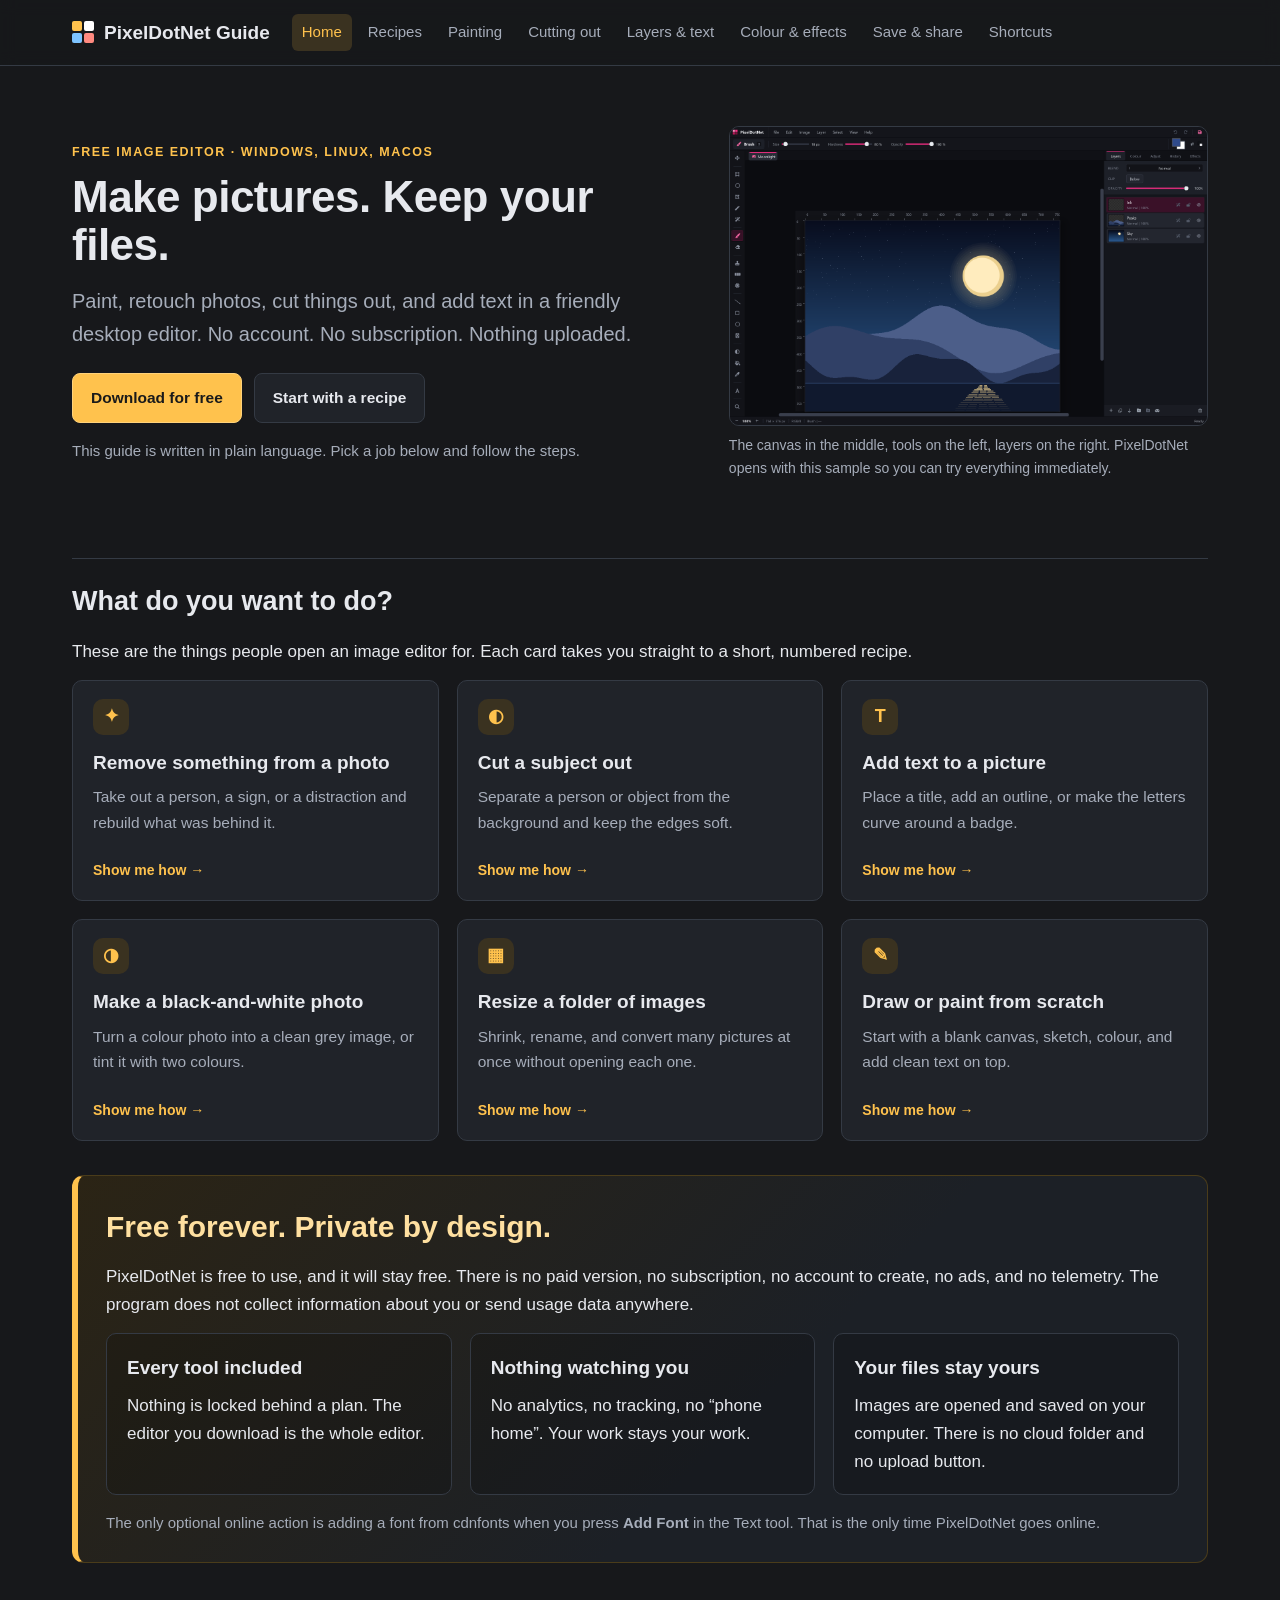
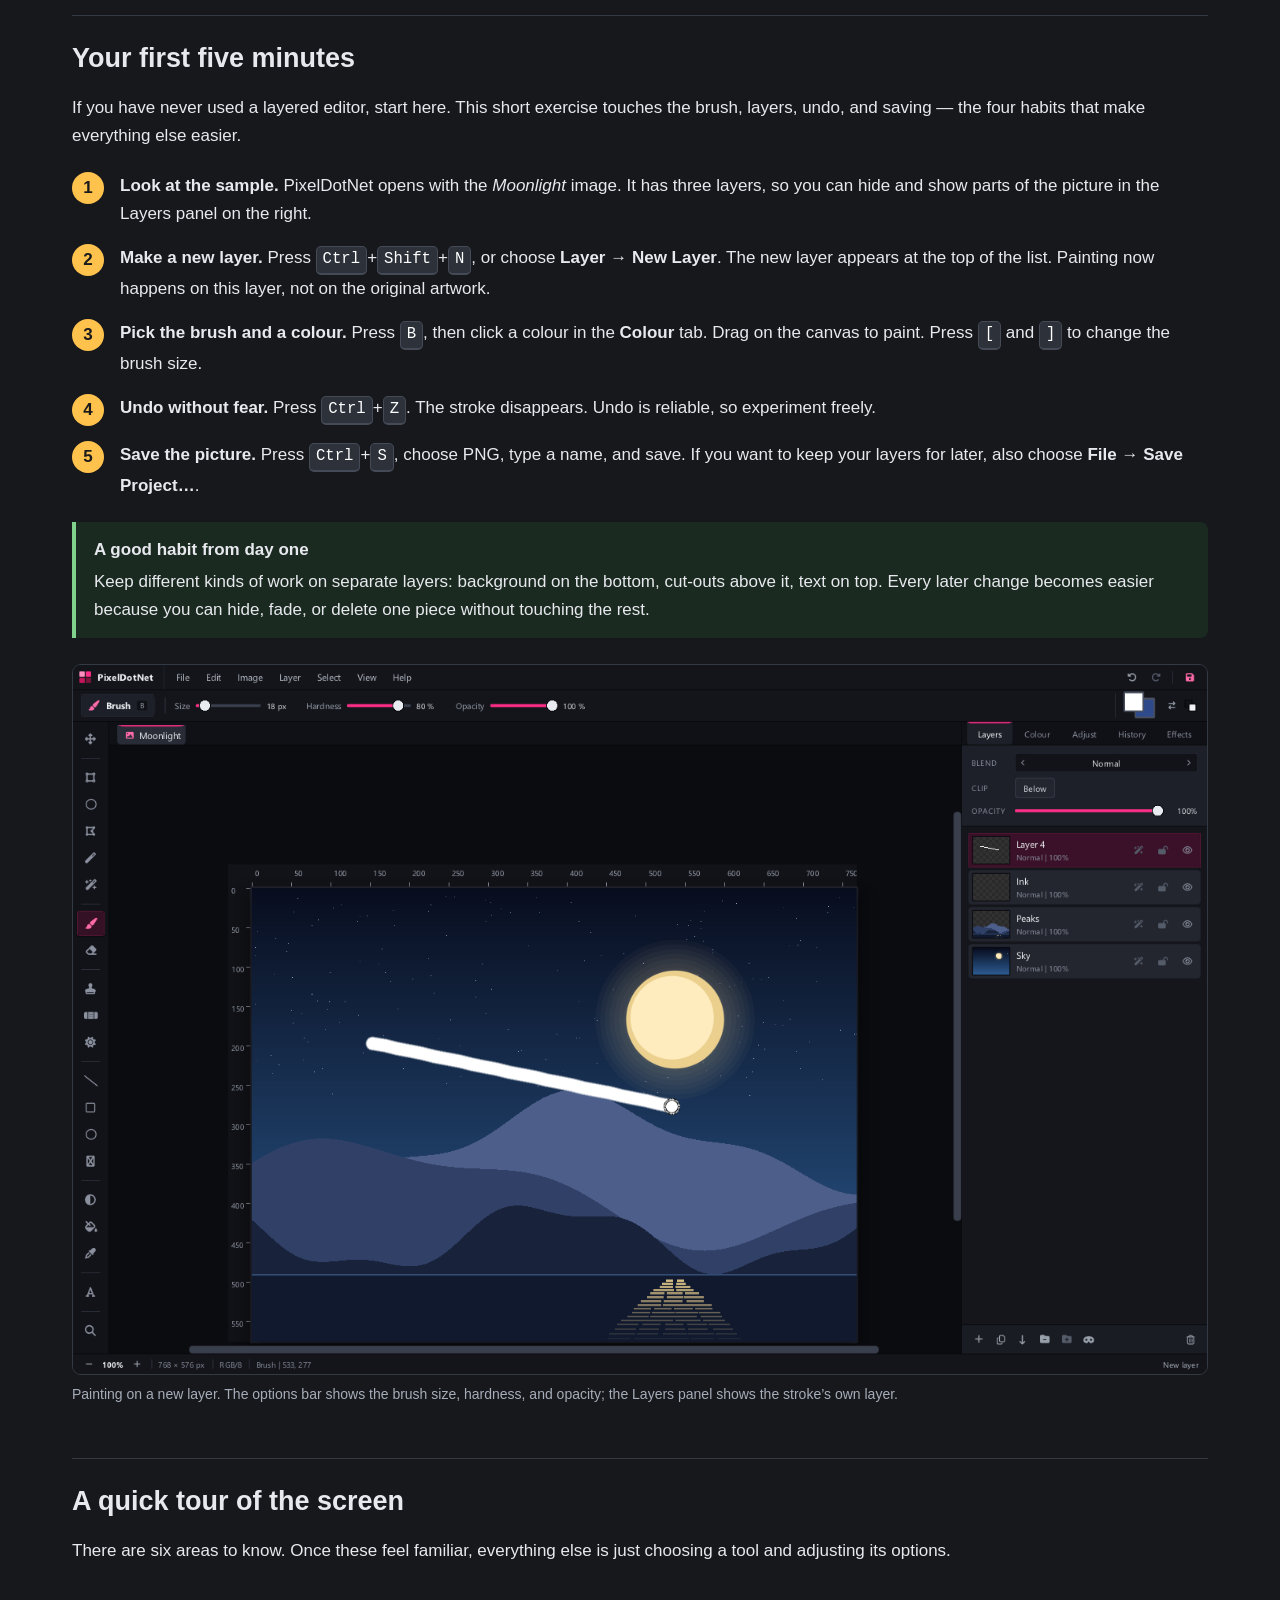
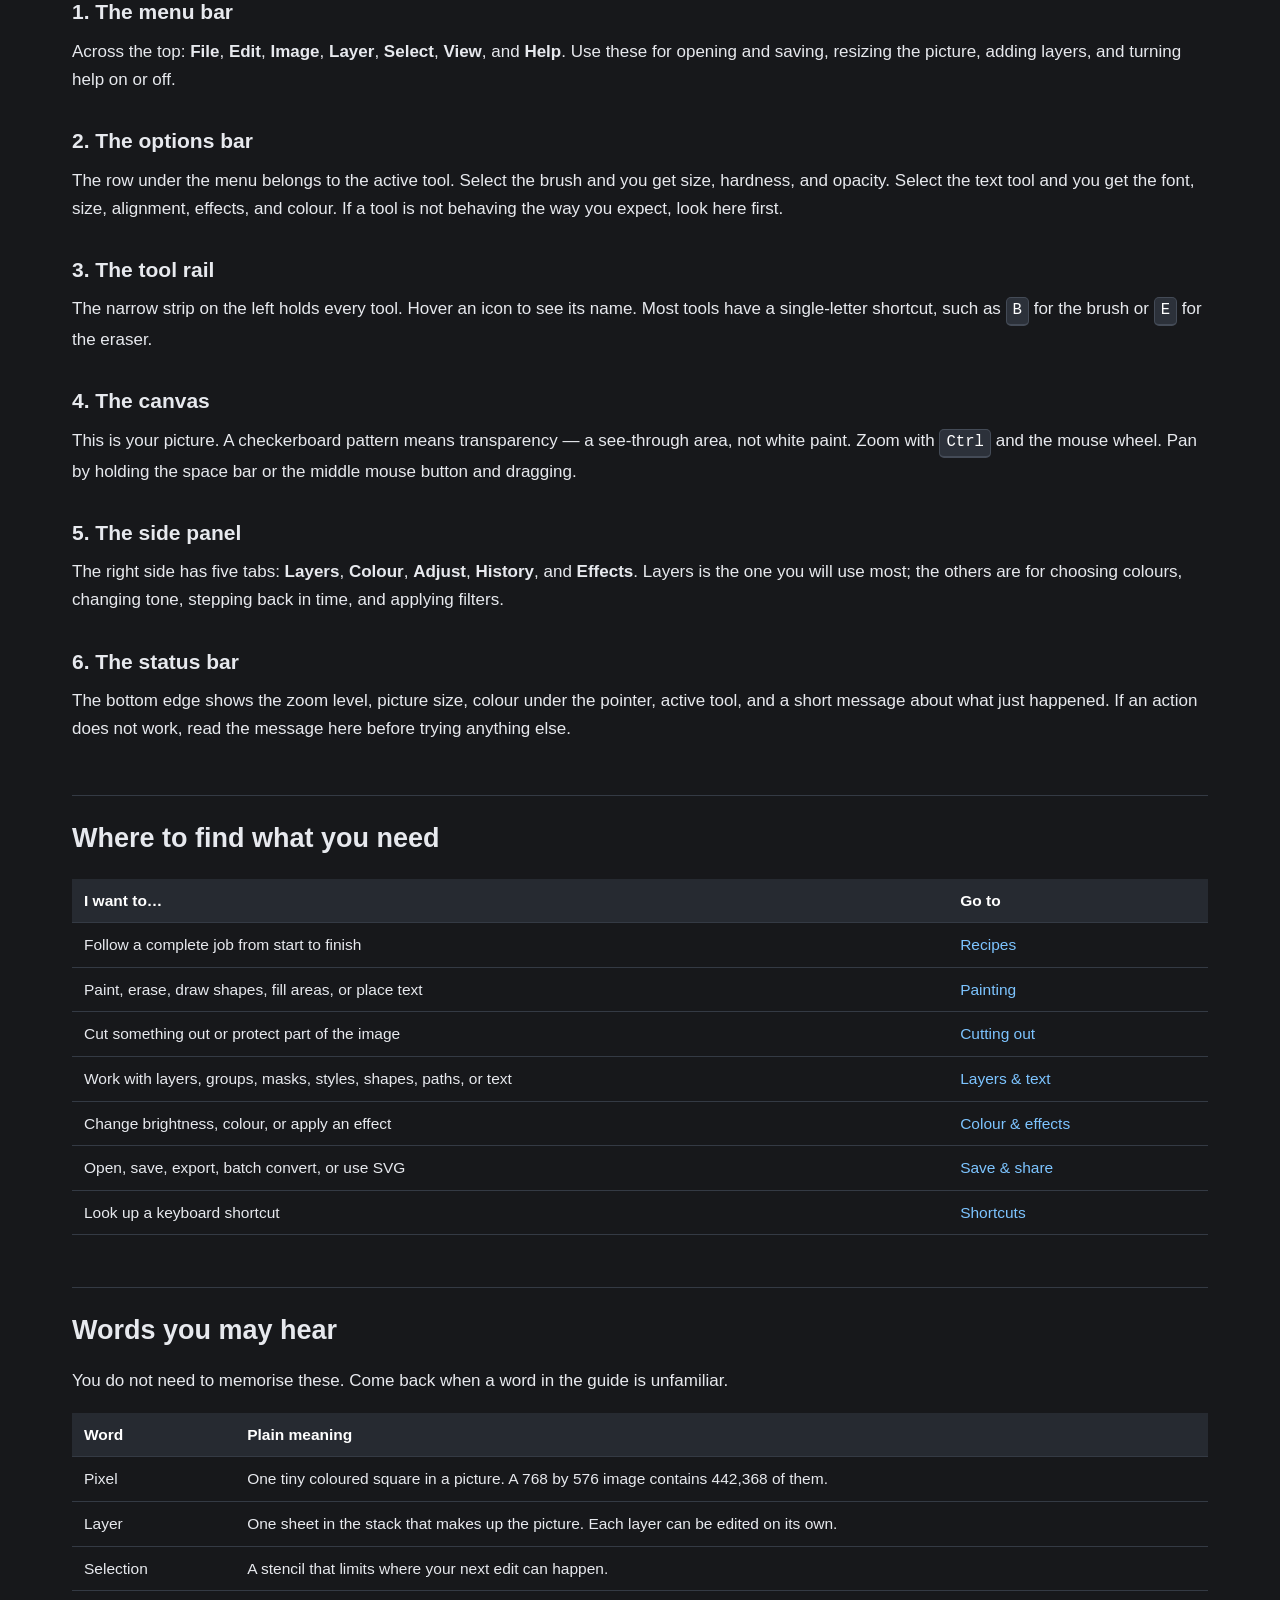
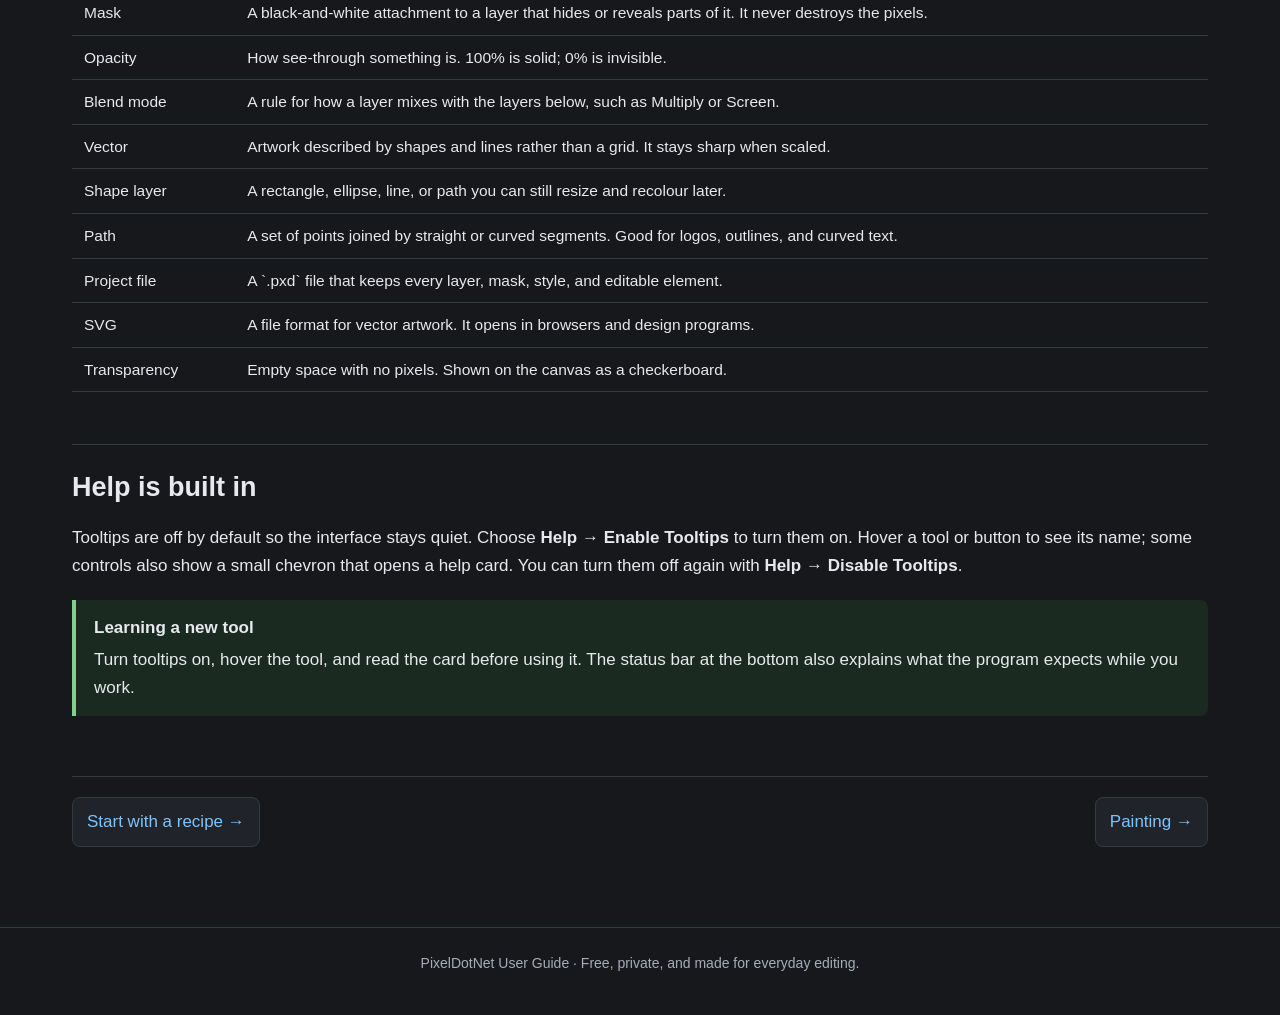
<file: docs/index.html>
<!DOCTYPE html>
<html lang="en">
<head>
    <meta charset="utf-8">
    <meta name="viewport" content="width=device-width, initial-scale=1">
    <title>PixelDotNet User Guide</title>
    <meta name="description" content="Learn PixelDotNet: a free image editor for painting, photo editing, cut-outs, text, and design. Task-based guides with screenshots.">
    <link rel="stylesheet" href="style.css">
</head>
<body>
<header class="topbar">
    <div class="topbar-inner">
        <a class="brand" href="index.html">
            <span class="brand-mark"><span></span><span></span><span></span><span></span></span>
            PixelDotNet Guide
        </a>
        <nav class="mainnav">
            <a class="active" href="index.html">Home</a>
            <a href="recipes.html">Recipes</a>
            <a href="tools.html">Painting</a>
            <a href="selections.html">Cutting out</a>
            <a href="layers.html">Layers &amp; text</a>
            <a href="adjustments.html">Colour &amp; effects</a>
            <a href="files.html">Save &amp; share</a>
            <a href="shortcuts.html">Shortcuts</a>
        </nav>
    </div>
</header>

<main>
    <section class="hero">
        <div>
            <p class="eyebrow">Free image editor · Windows, Linux, macOS</p>
            <h1>Make pictures. Keep your files.</h1>
            <p class="lead">Paint, retouch photos, cut things out, and add text in a friendly desktop editor. No account. No subscription. Nothing uploaded.</p>
            <div class="cta-row">
                <a class="btn btn-primary" href="https://github.com/OpenCreativeSuite/PixelDotNet/releases/latest">Download for free</a>
                <a class="btn btn-quiet" href="recipes.html">Start with a recipe</a>
            </div>
            <p class="hero-note">This guide is written in plain language. Pick a job below and follow the steps.</p>
        </div>
        <figure>
            <img src="screenshots/main.png" alt="The PixelDotNet main window with the Moonlight sample image open" width="1440" height="900" fetchpriority="high" decoding="async">
            <figcaption>The canvas in the middle, tools on the left, layers on the right. PixelDotNet opens with this sample so you can try everything immediately.</figcaption>
        </figure>
    </section>

    <h2 id="jobs">What do you want to do?</h2>
    <p>These are the things people open an image editor for. Each card takes you straight to a short, numbered recipe.</p>
    <div class="grid3 task-grid">
        <a class="card task" href="recipes.html#remove">
            <span class="task-icon">✦</span>
            <h3>Remove something from a photo</h3>
            <p>Take out a person, a sign, or a distraction and rebuild what was behind it.</p>
            <span class="task-link">Show me how →</span>
        </a>
        <a class="card task" href="recipes.html#cutout">
            <span class="task-icon">◐</span>
            <h3>Cut a subject out</h3>
            <p>Separate a person or object from the background and keep the edges soft.</p>
            <span class="task-link">Show me how →</span>
        </a>
        <a class="card task" href="recipes.html#text">
            <span class="task-icon">T</span>
            <h3>Add text to a picture</h3>
            <p>Place a title, add an outline, or make the letters curve around a badge.</p>
            <span class="task-link">Show me how →</span>
        </a>
        <a class="card task" href="recipes.html#black-white">
            <span class="task-icon">◑</span>
            <h3>Make a black-and-white photo</h3>
            <p>Turn a colour photo into a clean grey image, or tint it with two colours.</p>
            <span class="task-link">Show me how →</span>
        </a>
        <a class="card task" href="recipes.html#batch">
            <span class="task-icon">▦</span>
            <h3>Resize a folder of images</h3>
            <p>Shrink, rename, and convert many pictures at once without opening each one.</p>
            <span class="task-link">Show me how →</span>
        </a>
        <a class="card task" href="recipes.html#paint">
            <span class="task-icon">✎</span>
            <h3>Draw or paint from scratch</h3>
            <p>Start with a blank canvas, sketch, colour, and add clean text on top.</p>
            <span class="task-link">Show me how →</span>
        </a>
    </div>

    <section class="promise" id="promise">
        <h2>Free forever. Private by design.</h2>
        <p>PixelDotNet is free to use, and it will stay free. There is no paid version, no subscription, no account to create, no ads, and no telemetry. The program does not collect information about you or send usage data anywhere.</p>
        <div class="grid3">
            <div class="card">
                <h3>Every tool included</h3>
                <p>Nothing is locked behind a plan. The editor you download is the whole editor.</p>
            </div>
            <div class="card">
                <h3>Nothing watching you</h3>
                <p>No analytics, no tracking, no “phone home”. Your work stays your work.</p>
            </div>
            <div class="card">
                <h3>Your files stay yours</h3>
                <p>Images are opened and saved on your computer. There is no cloud folder and no upload button.</p>
            </div>
        </div>
        <p class="promise-note">The only optional online action is adding a font from cdnfonts when you press <strong>Add Font</strong> in the Text tool. That is the only time PixelDotNet goes online.</p>
    </section>

    <h2 id="first">Your first five minutes</h2>
    <p>If you have never used a layered editor, start here. This short exercise touches the brush, layers, undo, and saving — the four habits that make everything else easier.</p>
    <ol class="steps">
        <li><strong>Look at the sample.</strong> PixelDotNet opens with the <em>Moonlight</em> image. It has three layers, so you can hide and show parts of the picture in the Layers panel on the right.</li>
        <li><strong>Make a new layer.</strong> Press <kbd>Ctrl</kbd>+<kbd>Shift</kbd>+<kbd>N</kbd>, or choose <strong>Layer → New Layer</strong>. The new layer appears at the top of the list. Painting now happens on this layer, not on the original artwork.</li>
        <li><strong>Pick the brush and a colour.</strong> Press <kbd>B</kbd>, then click a colour in the <strong>Colour</strong> tab. Drag on the canvas to paint. Press <kbd>[</kbd> and <kbd>]</kbd> to change the brush size.</li>
        <li><strong>Undo without fear.</strong> Press <kbd>Ctrl</kbd>+<kbd>Z</kbd>. The stroke disappears. Undo is reliable, so experiment freely.</li>
        <li><strong>Save the picture.</strong> Press <kbd>Ctrl</kbd>+<kbd>S</kbd>, choose PNG, type a name, and save. If you want to keep your layers for later, also choose <strong>File → Save Project…</strong>.</li>
    </ol>
    <div class="tip">
        <strong>A good habit from day one</strong>
        Keep different kinds of work on separate layers: background on the bottom, cut-outs above it, text on top. Every later change becomes easier because you can hide, fade, or delete one piece without touching the rest.
    </div>

    <figure>
        <img src="screenshots/paint.png" alt="The Brush tool painting a stroke on a new layer in PixelDotNet" width="1440" height="900" loading="lazy" decoding="async">
        <figcaption>Painting on a new layer. The options bar shows the brush size, hardness, and opacity; the Layers panel shows the stroke’s own layer.</figcaption>
    </figure>

    <h2 id="tour">A quick tour of the screen</h2>
    <p>There are six areas to know. Once these feel familiar, everything else is just choosing a tool and adjusting its options.</p>

    <h3>1. The menu bar</h3>
    <p>Across the top: <strong>File</strong>, <strong>Edit</strong>, <strong>Image</strong>, <strong>Layer</strong>, <strong>Select</strong>, <strong>View</strong>, and <strong>Help</strong>. Use these for opening and saving, resizing the picture, adding layers, and turning help on or off.</p>

    <h3>2. The options bar</h3>
    <p>The row under the menu belongs to the active tool. Select the brush and you get size, hardness, and opacity. Select the text tool and you get the font, size, alignment, effects, and colour. If a tool is not behaving the way you expect, look here first.</p>

    <h3>3. The tool rail</h3>
    <p>The narrow strip on the left holds every tool. Hover an icon to see its name. Most tools have a single-letter shortcut, such as <kbd>B</kbd> for the brush or <kbd>E</kbd> for the eraser.</p>

    <h3>4. The canvas</h3>
    <p>This is your picture. A checkerboard pattern means transparency — a see-through area, not white paint. Zoom with <kbd>Ctrl</kbd> and the mouse wheel. Pan by holding the space bar or the middle mouse button and dragging.</p>

    <h3>5. The side panel</h3>
    <p>The right side has five tabs: <strong>Layers</strong>, <strong>Colour</strong>, <strong>Adjust</strong>, <strong>History</strong>, and <strong>Effects</strong>. Layers is the one you will use most; the others are for choosing colours, changing tone, stepping back in time, and applying filters.</p>

    <h3>6. The status bar</h3>
    <p>The bottom edge shows the zoom level, picture size, colour under the pointer, active tool, and a short message about what just happened. If an action does not work, read the message here before trying anything else.</p>

    <h2 id="guide-map">Where to find what you need</h2>
    <table>
        <tr><th>I want to…</th><th>Go to</th></tr>
        <tr><td>Follow a complete job from start to finish</td><td><a href="recipes.html">Recipes</a></td></tr>
        <tr><td>Paint, erase, draw shapes, fill areas, or place text</td><td><a href="tools.html">Painting</a></td></tr>
        <tr><td>Cut something out or protect part of the image</td><td><a href="selections.html">Cutting out</a></td></tr>
        <tr><td>Work with layers, groups, masks, styles, shapes, paths, or text</td><td><a href="layers.html">Layers &amp; text</a></td></tr>
        <tr><td>Change brightness, colour, or apply an effect</td><td><a href="adjustments.html">Colour &amp; effects</a></td></tr>
        <tr><td>Open, save, export, batch convert, or use SVG</td><td><a href="files.html">Save &amp; share</a></td></tr>
        <tr><td>Look up a keyboard shortcut</td><td><a href="shortcuts.html">Shortcuts</a></td></tr>
    </table>

    <h2 id="glossary">Words you may hear</h2>
    <p>You do not need to memorise these. Come back when a word in the guide is unfamiliar.</p>
    <table>
        <tr><th>Word</th><th>Plain meaning</th></tr>
        <tr><td>Pixel</td><td>One tiny coloured square in a picture. A 768 by 576 image contains 442,368 of them.</td></tr>
        <tr><td>Layer</td><td>One sheet in the stack that makes up the picture. Each layer can be edited on its own.</td></tr>
        <tr><td>Selection</td><td>A stencil that limits where your next edit can happen.</td></tr>
        <tr><td>Mask</td><td>A black-and-white attachment to a layer that hides or reveals parts of it. It never destroys the pixels.</td></tr>
        <tr><td>Opacity</td><td>How see-through something is. 100% is solid; 0% is invisible.</td></tr>
        <tr><td>Blend mode</td><td>A rule for how a layer mixes with the layers below, such as Multiply or Screen.</td></tr>
        <tr><td>Vector</td><td>Artwork described by shapes and lines rather than a grid. It stays sharp when scaled.</td></tr>
        <tr><td>Shape layer</td><td>A rectangle, ellipse, line, or path you can still resize and recolour later.</td></tr>
        <tr><td>Path</td><td>A set of points joined by straight or curved segments. Good for logos, outlines, and curved text.</td></tr>
        <tr><td>Project file</td><td>A `.pxd` file that keeps every layer, mask, style, and editable element.</td></tr>
        <tr><td>SVG</td><td>A file format for vector artwork. It opens in browsers and design programs.</td></tr>
        <tr><td>Transparency</td><td>Empty space with no pixels. Shown on the canvas as a checkerboard.</td></tr>
    </table>

    <h2 id="help">Help is built in</h2>
    <p>Tooltips are off by default so the interface stays quiet. Choose <strong>Help → Enable Tooltips</strong> to turn them on. Hover a tool or button to see its name; some controls also show a small chevron that opens a help card. You can turn them off again with <strong>Help → Disable Tooltips</strong>.</p>
    <div class="tip">
        <strong>Learning a new tool</strong>
        Turn tooltips on, hover the tool, and read the card before using it. The status bar at the bottom also explains what the program expects while you work.
    </div>

    <div class="pager">
        <a href="recipes.html">Start with a recipe →</a>
        <a href="tools.html">Painting →</a>
    </div>
</main>

<footer>PixelDotNet User Guide · Free, private, and made for everyday editing.</footer>
</body>
</html>
</file>
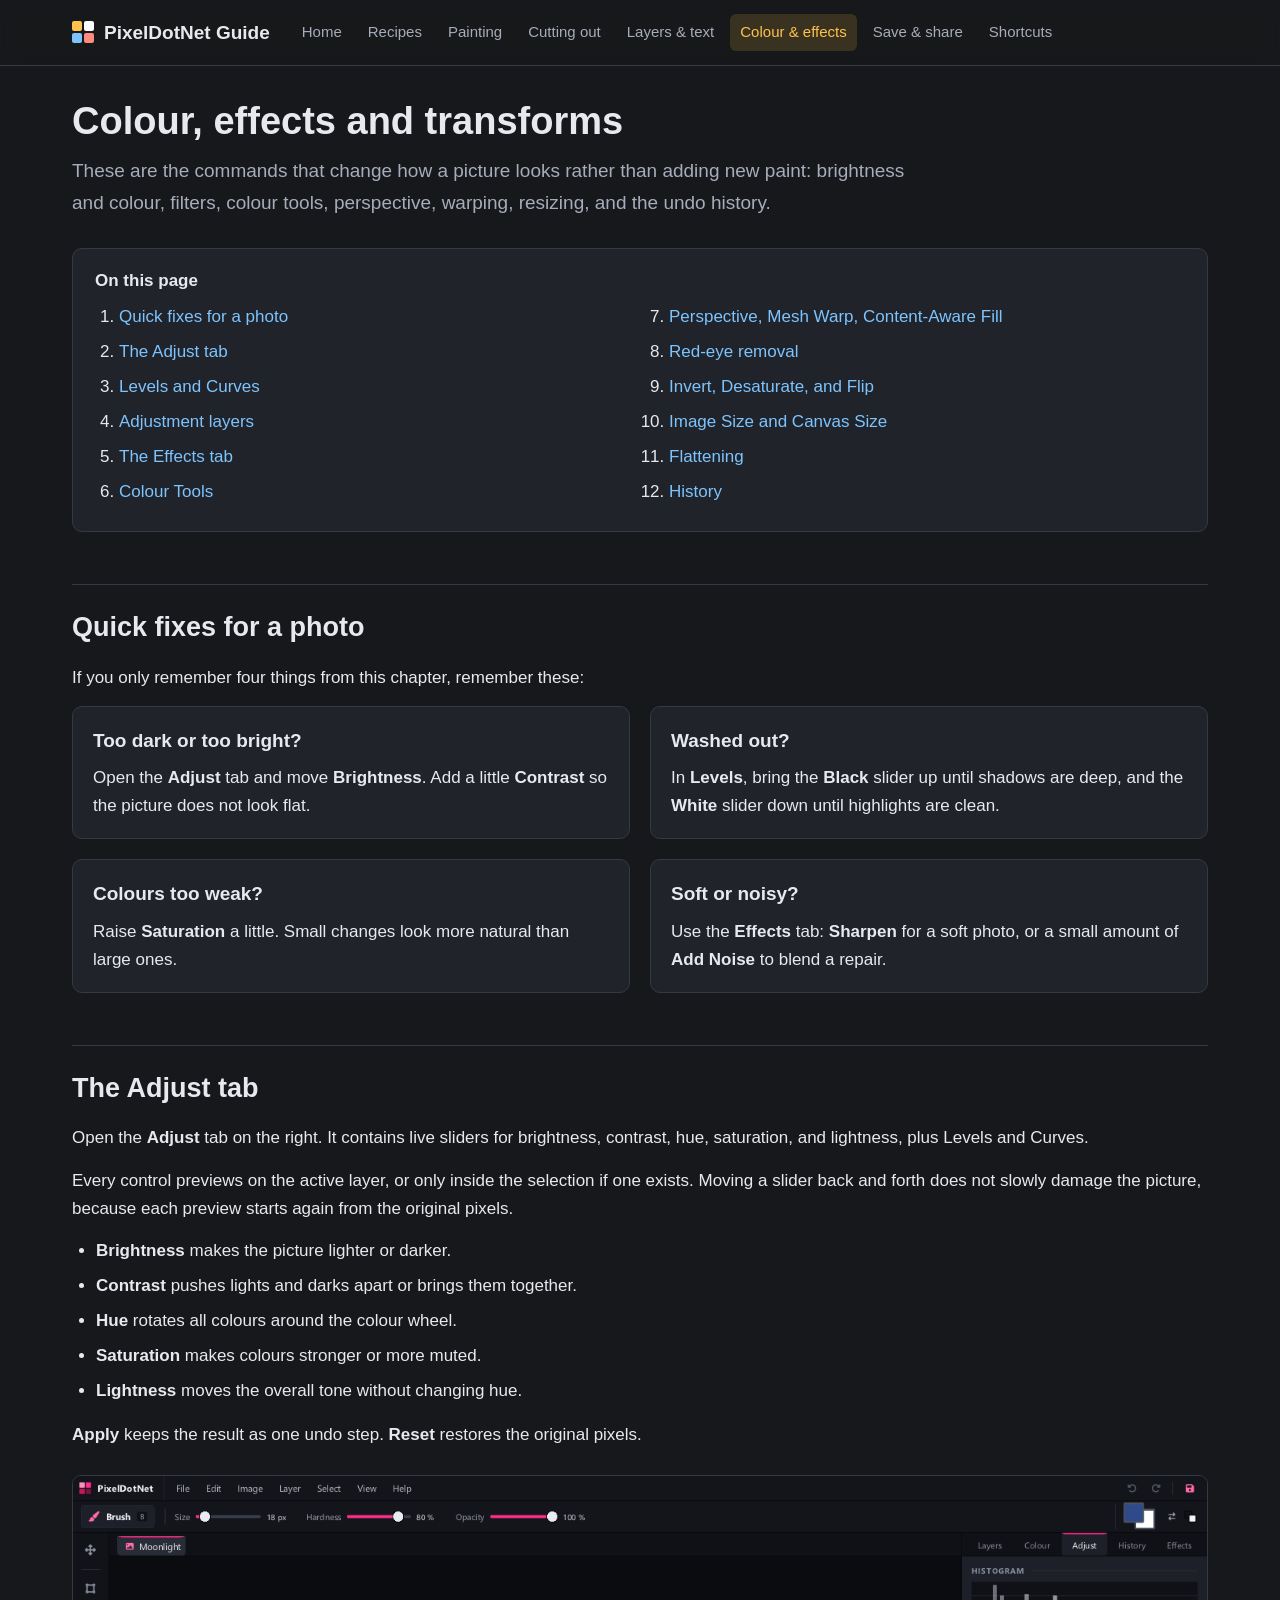
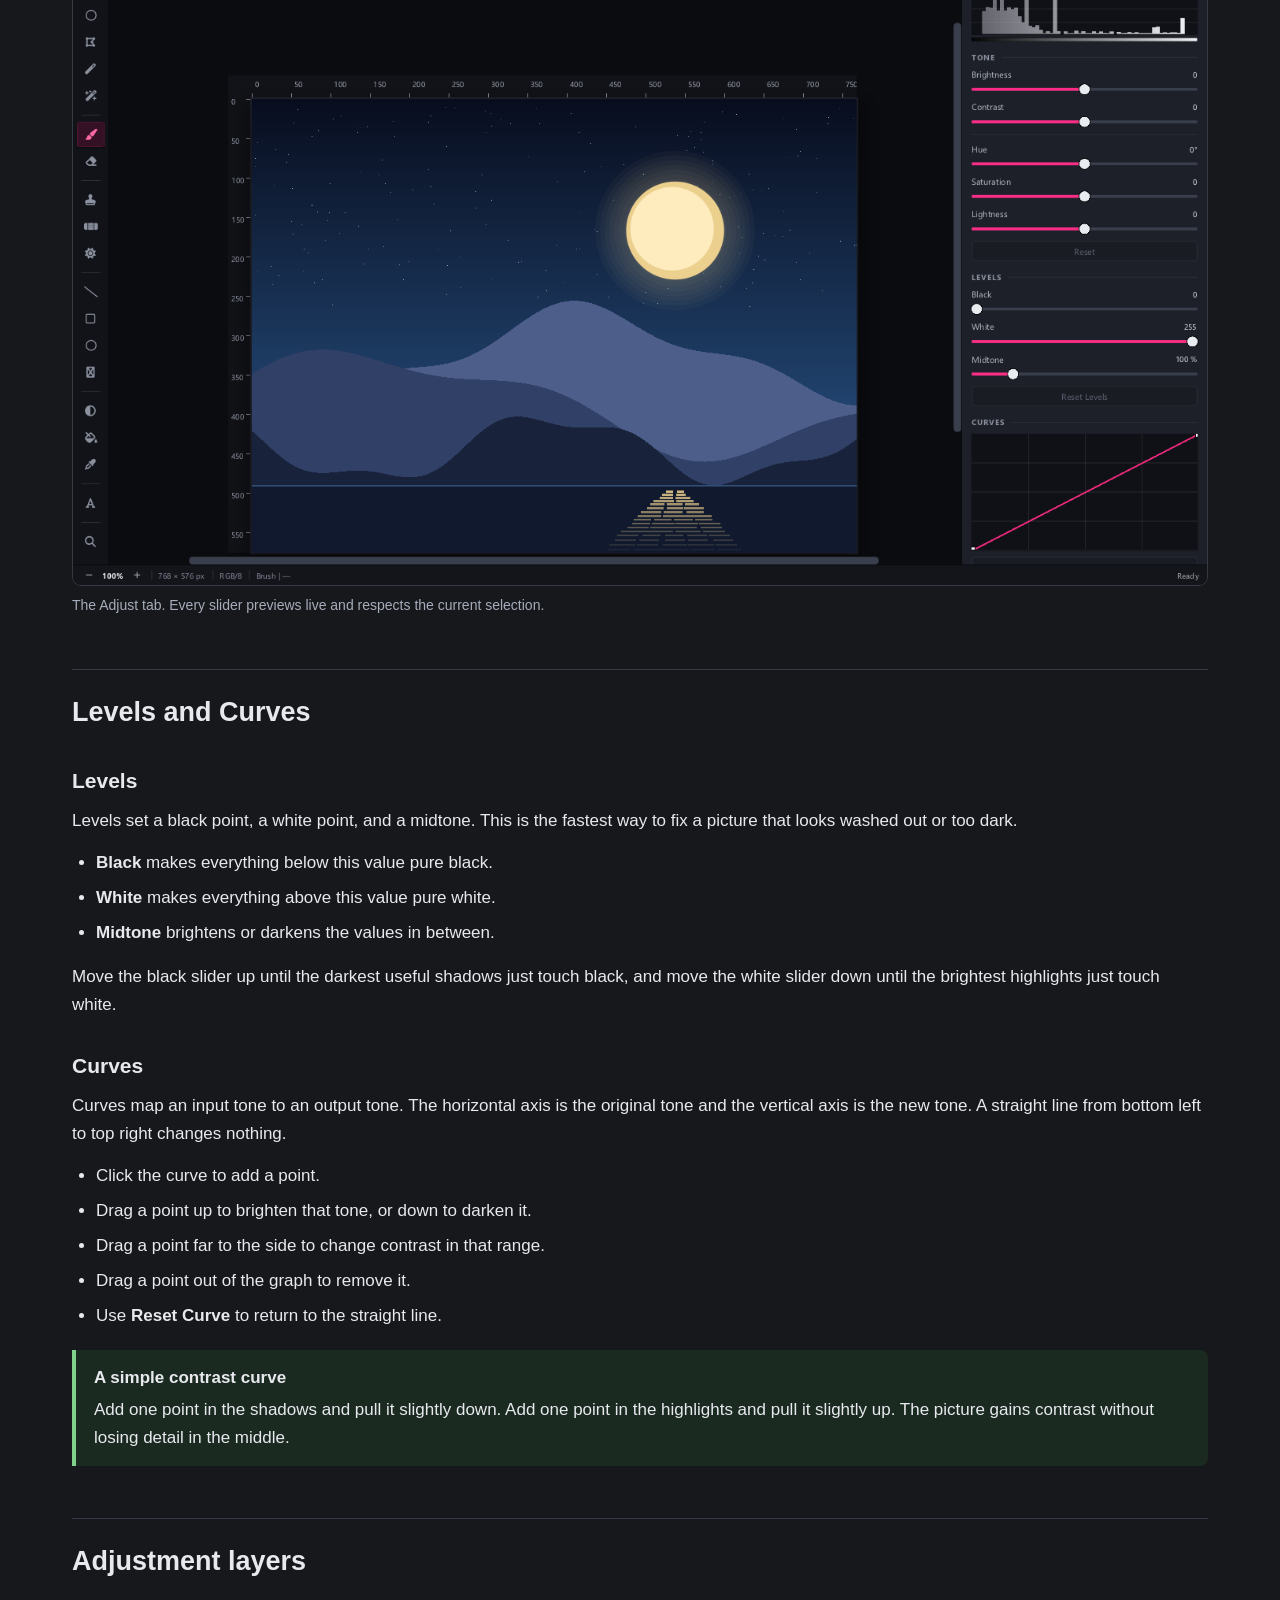
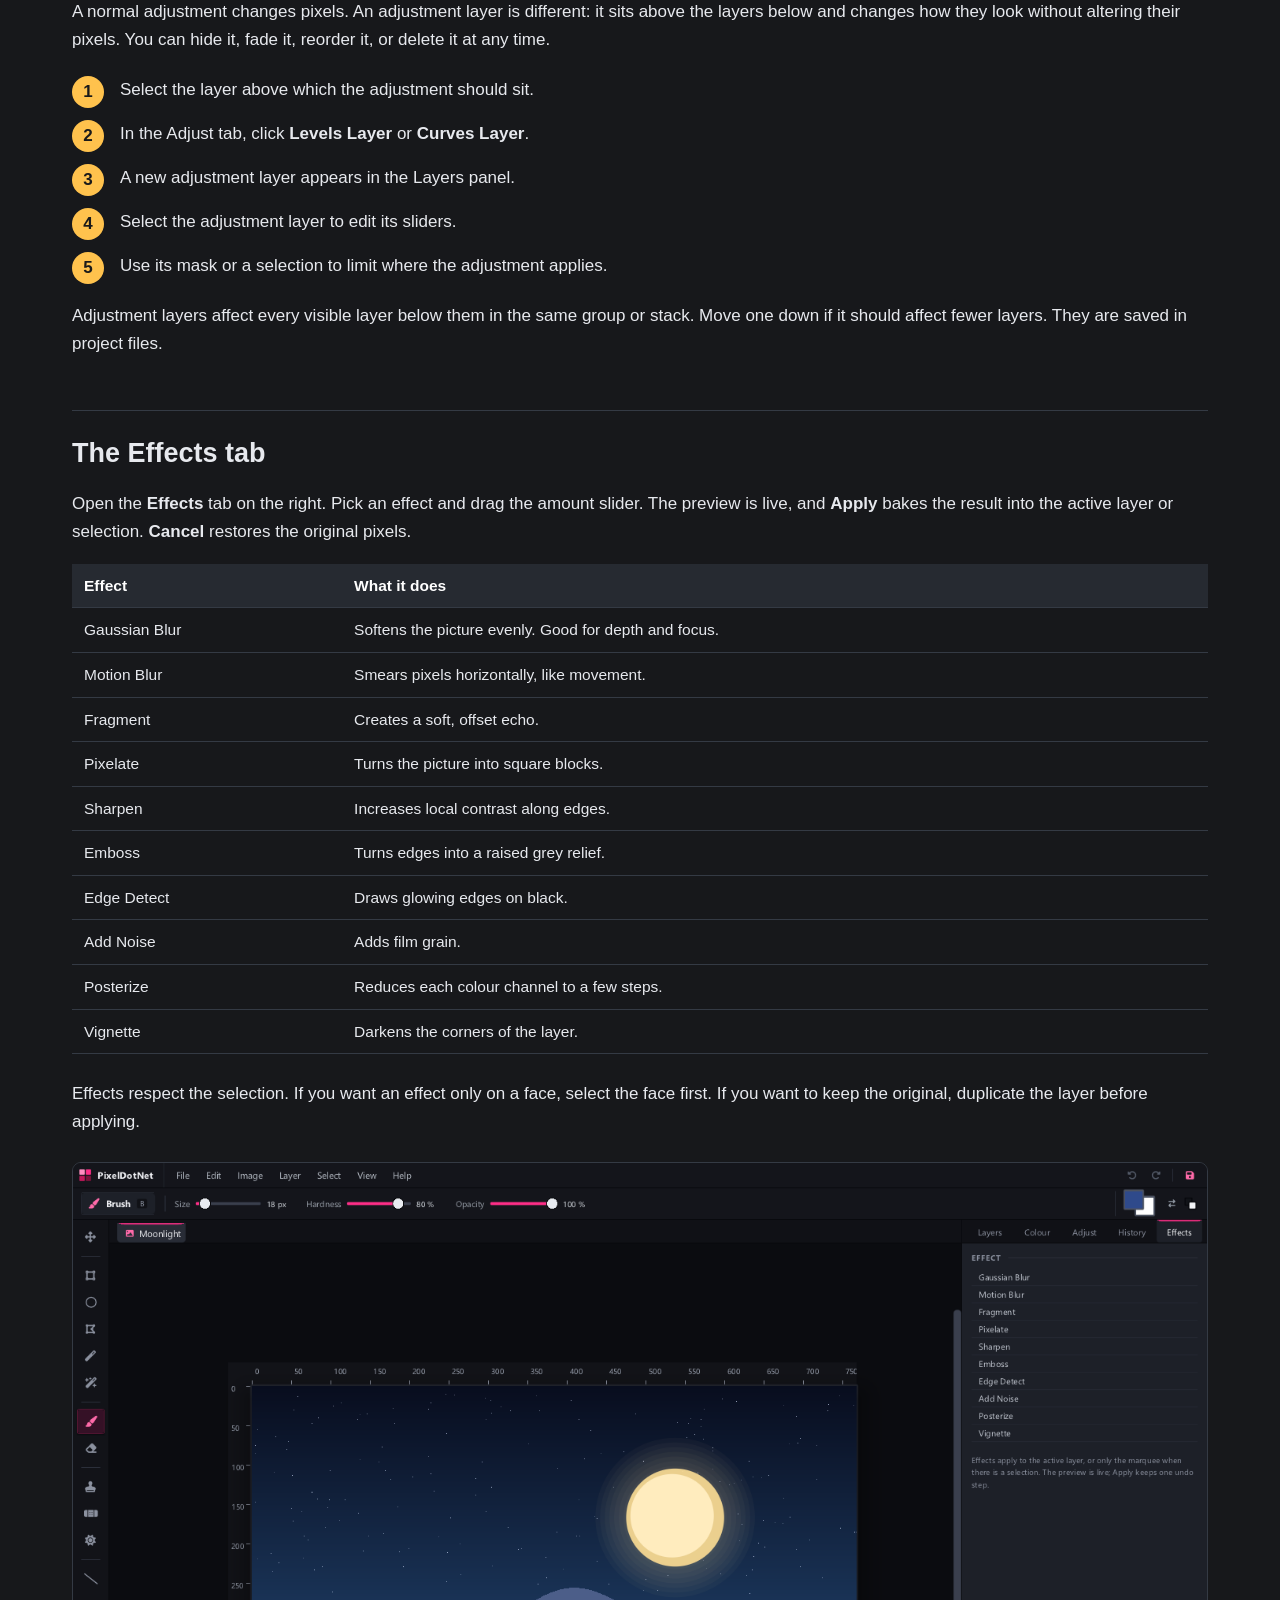
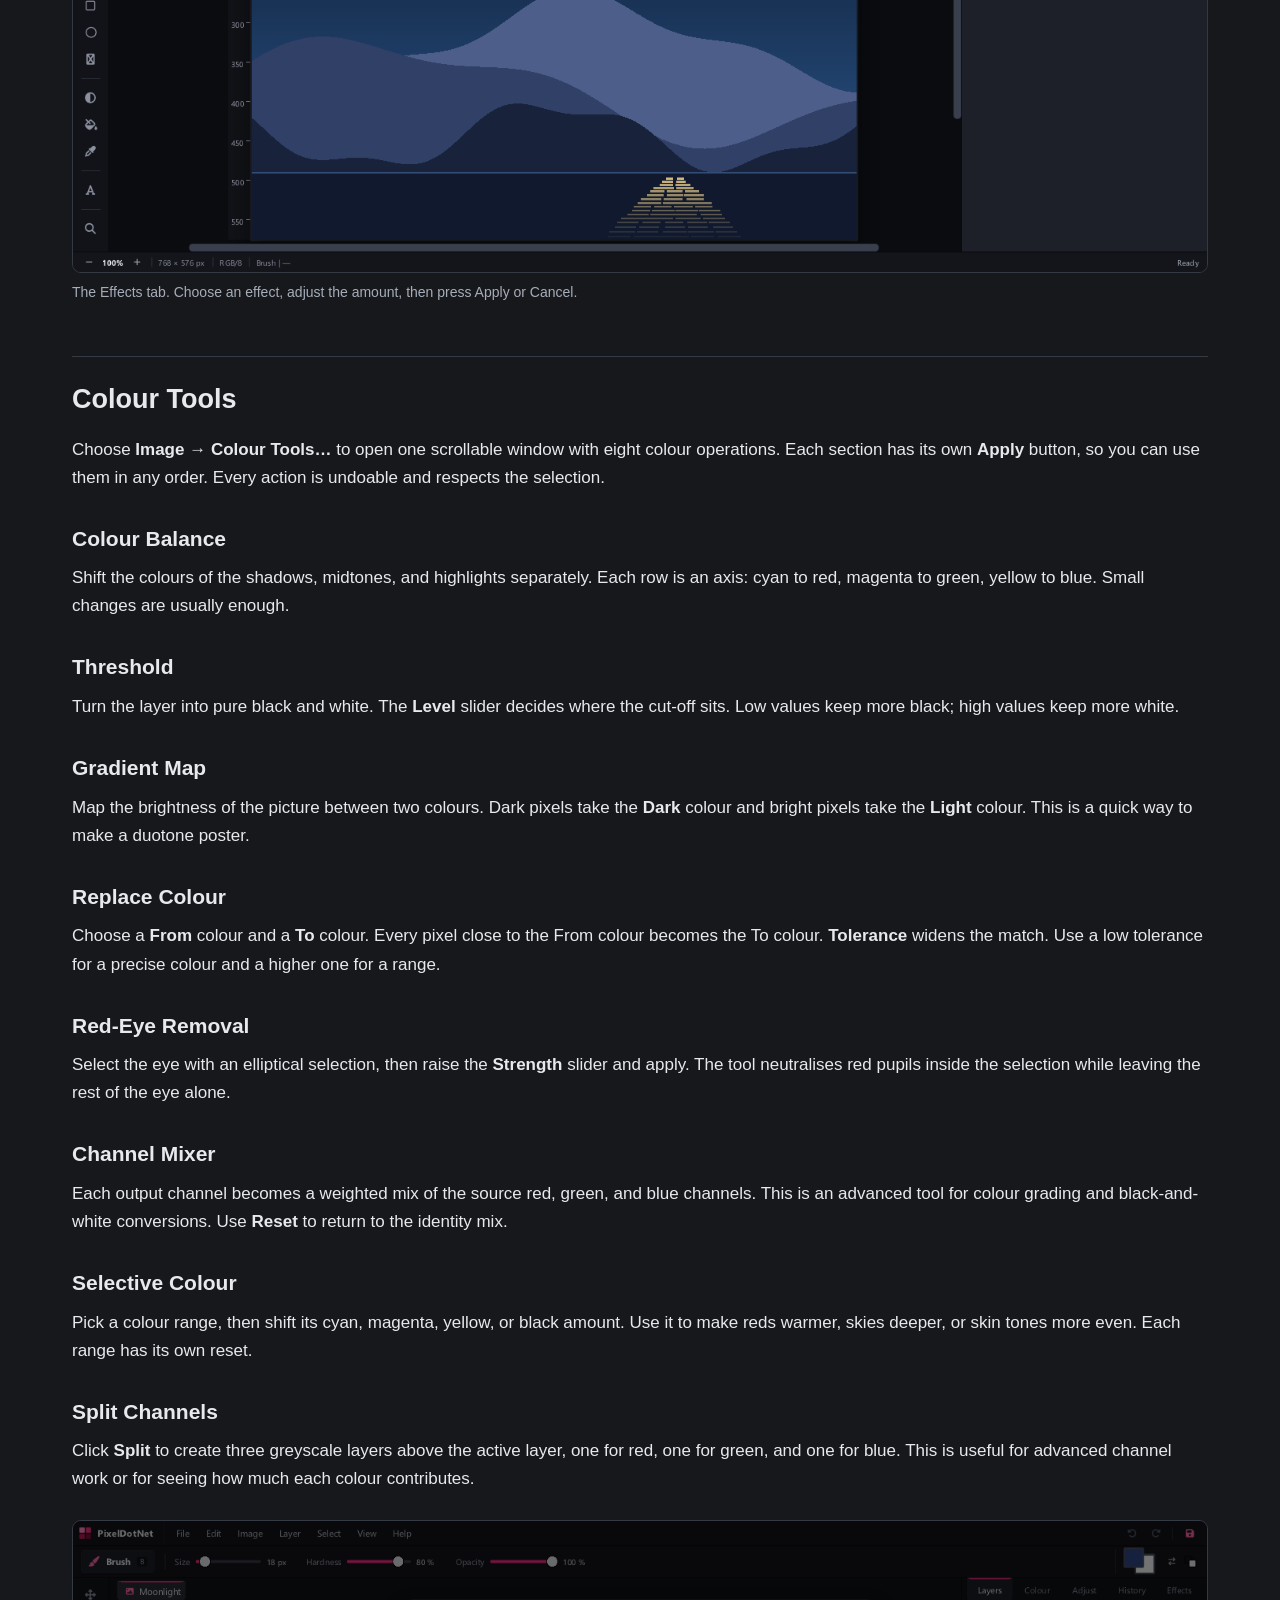
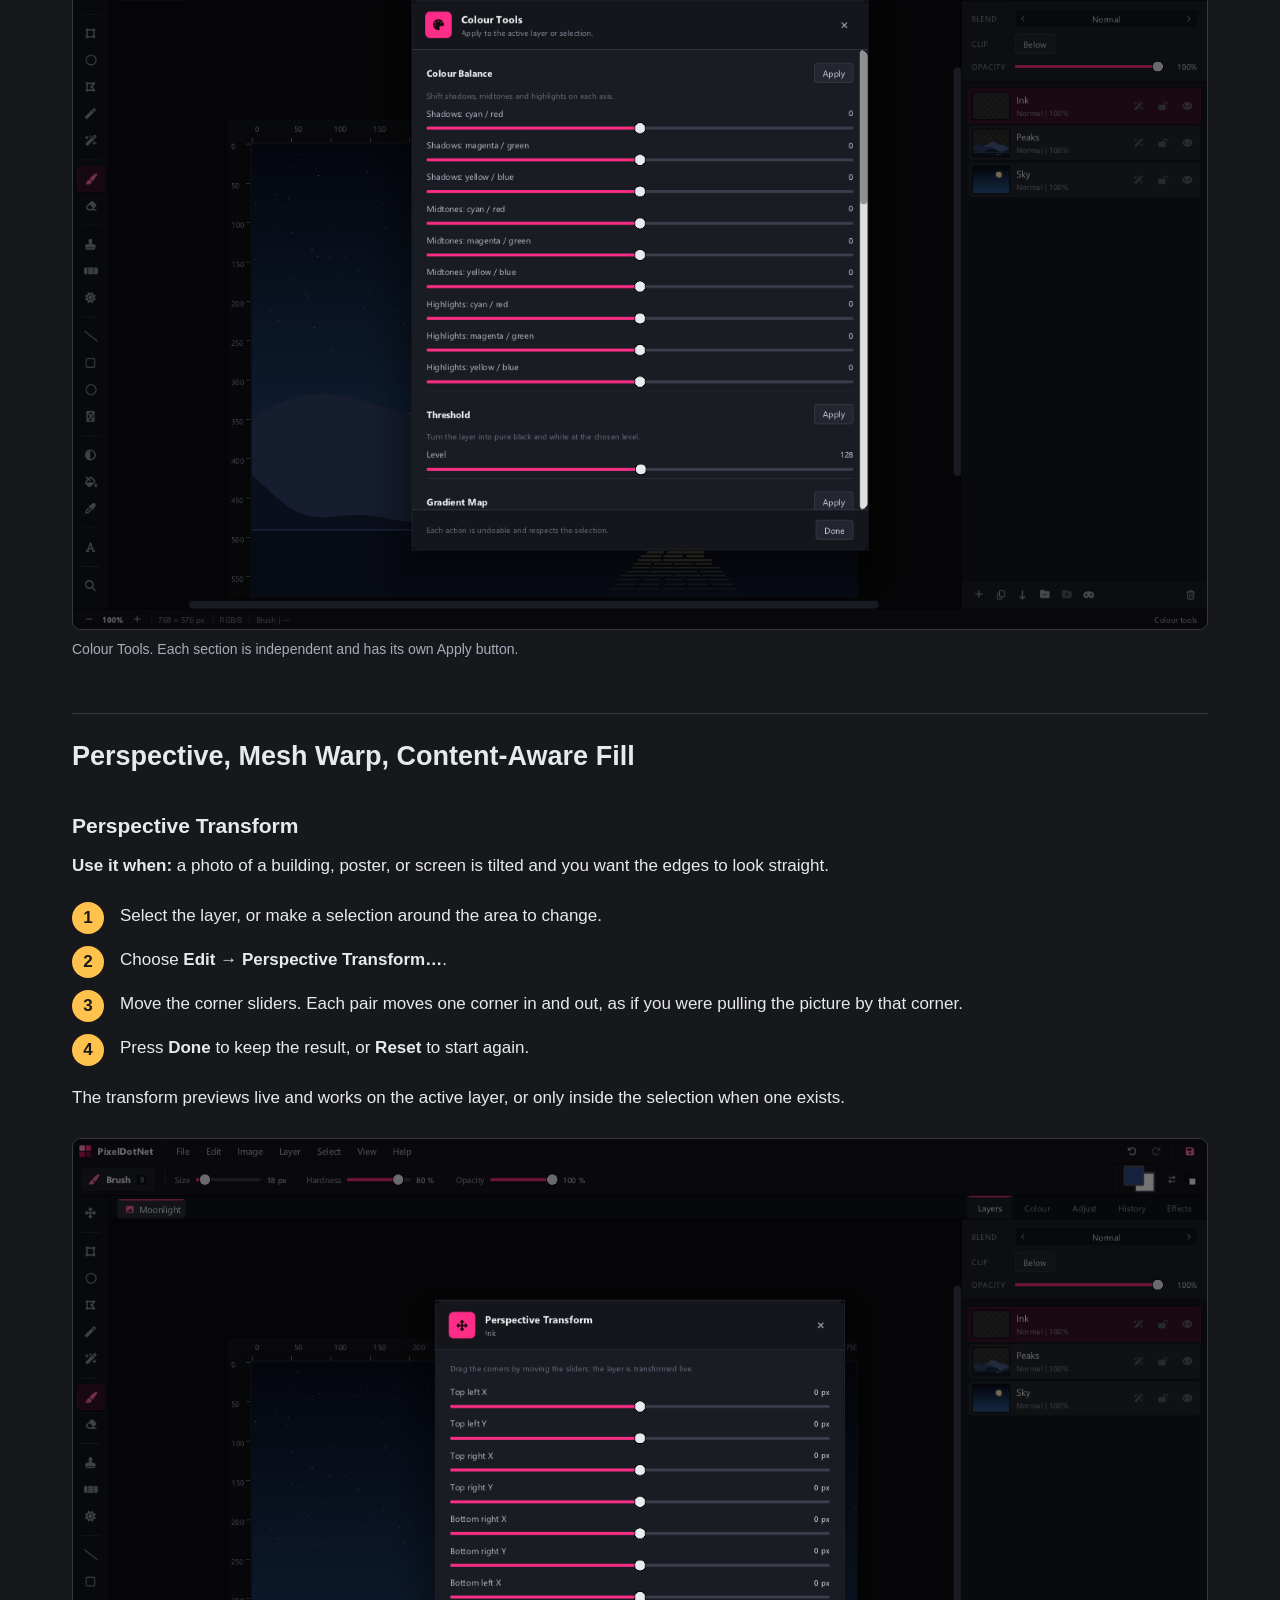
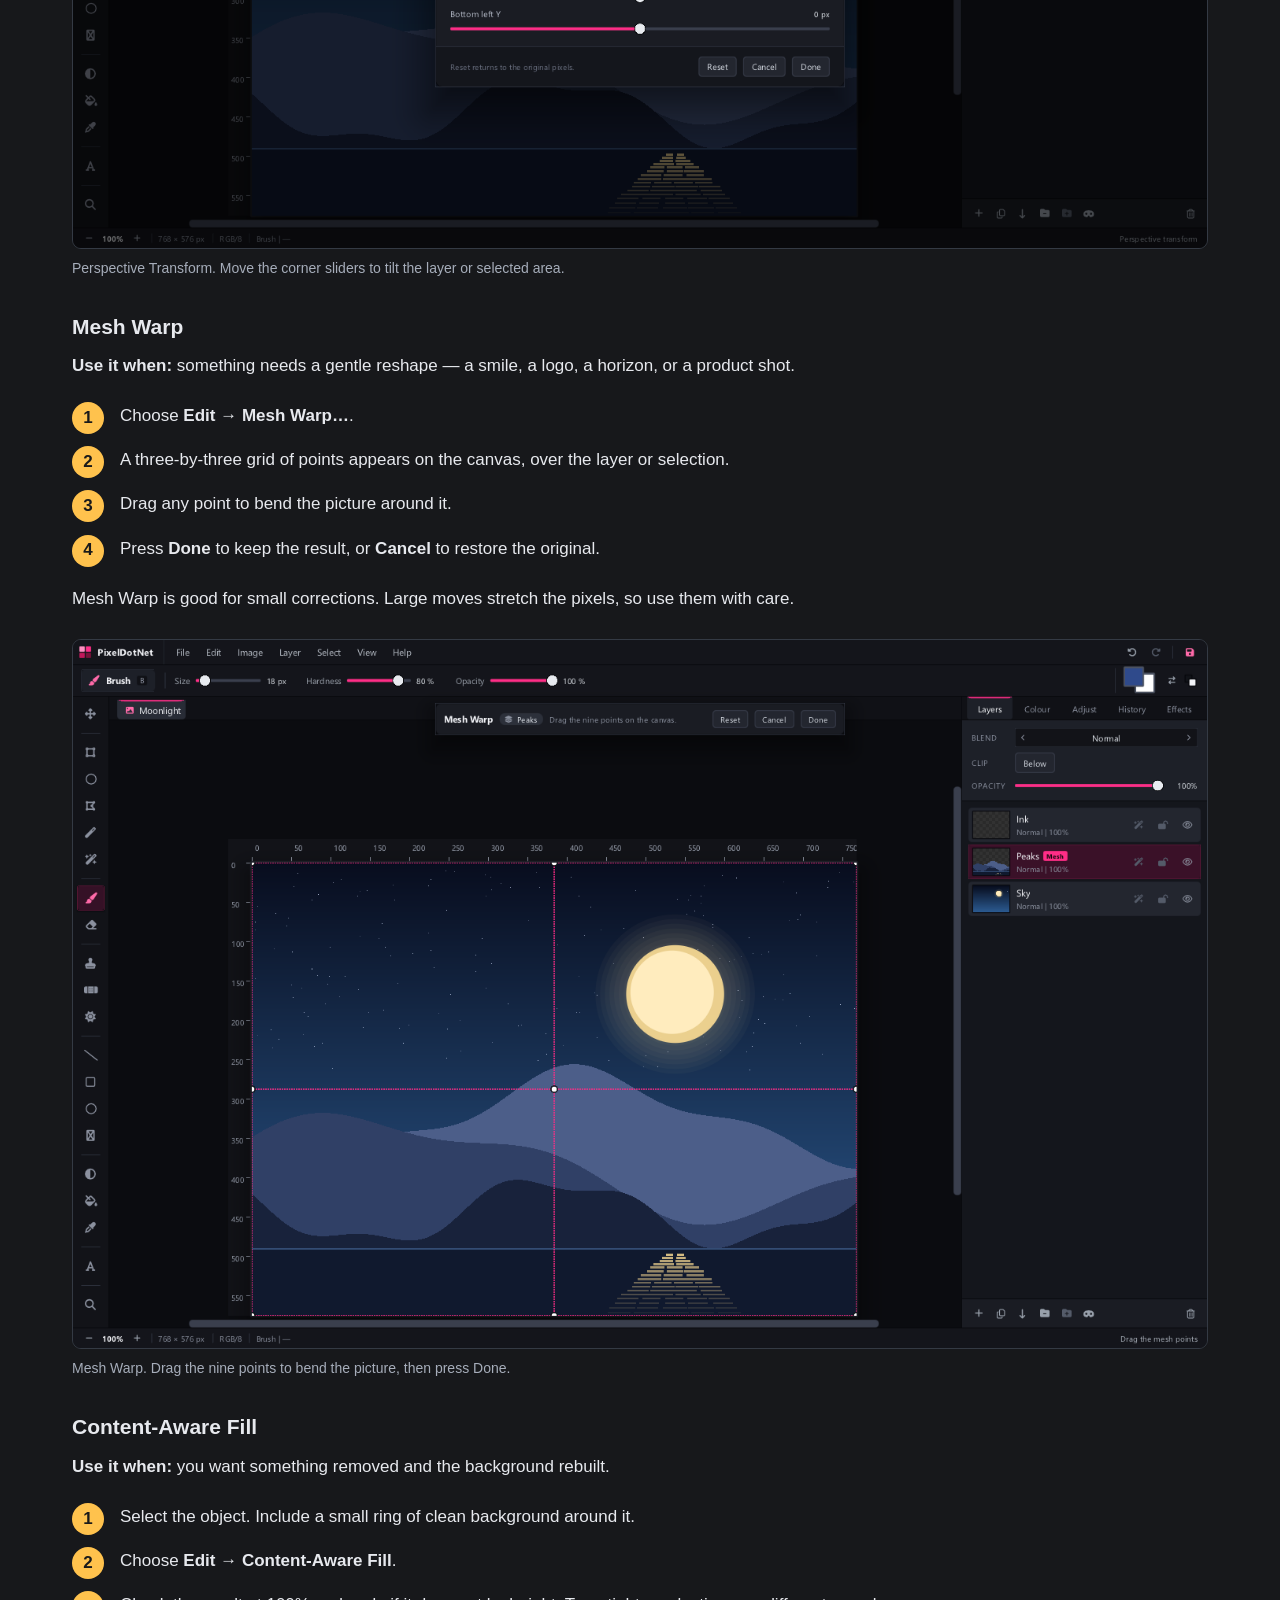
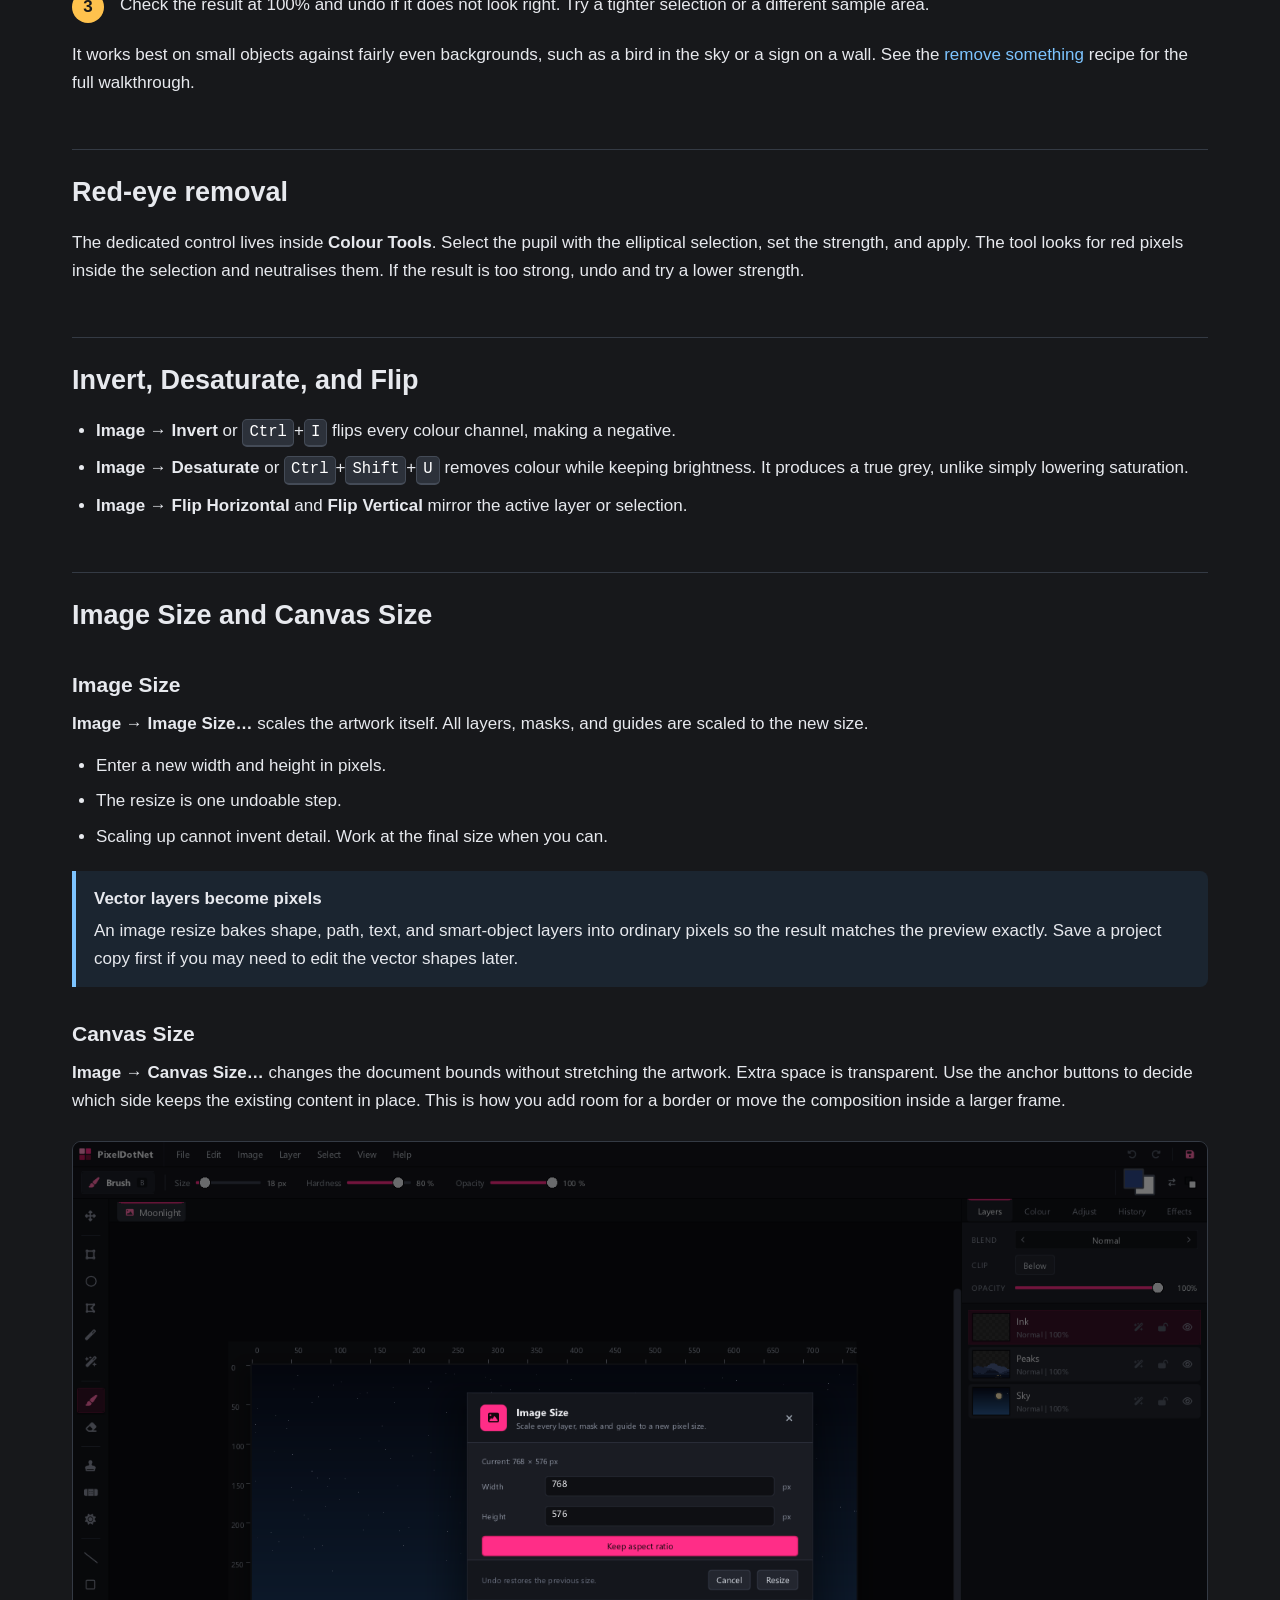
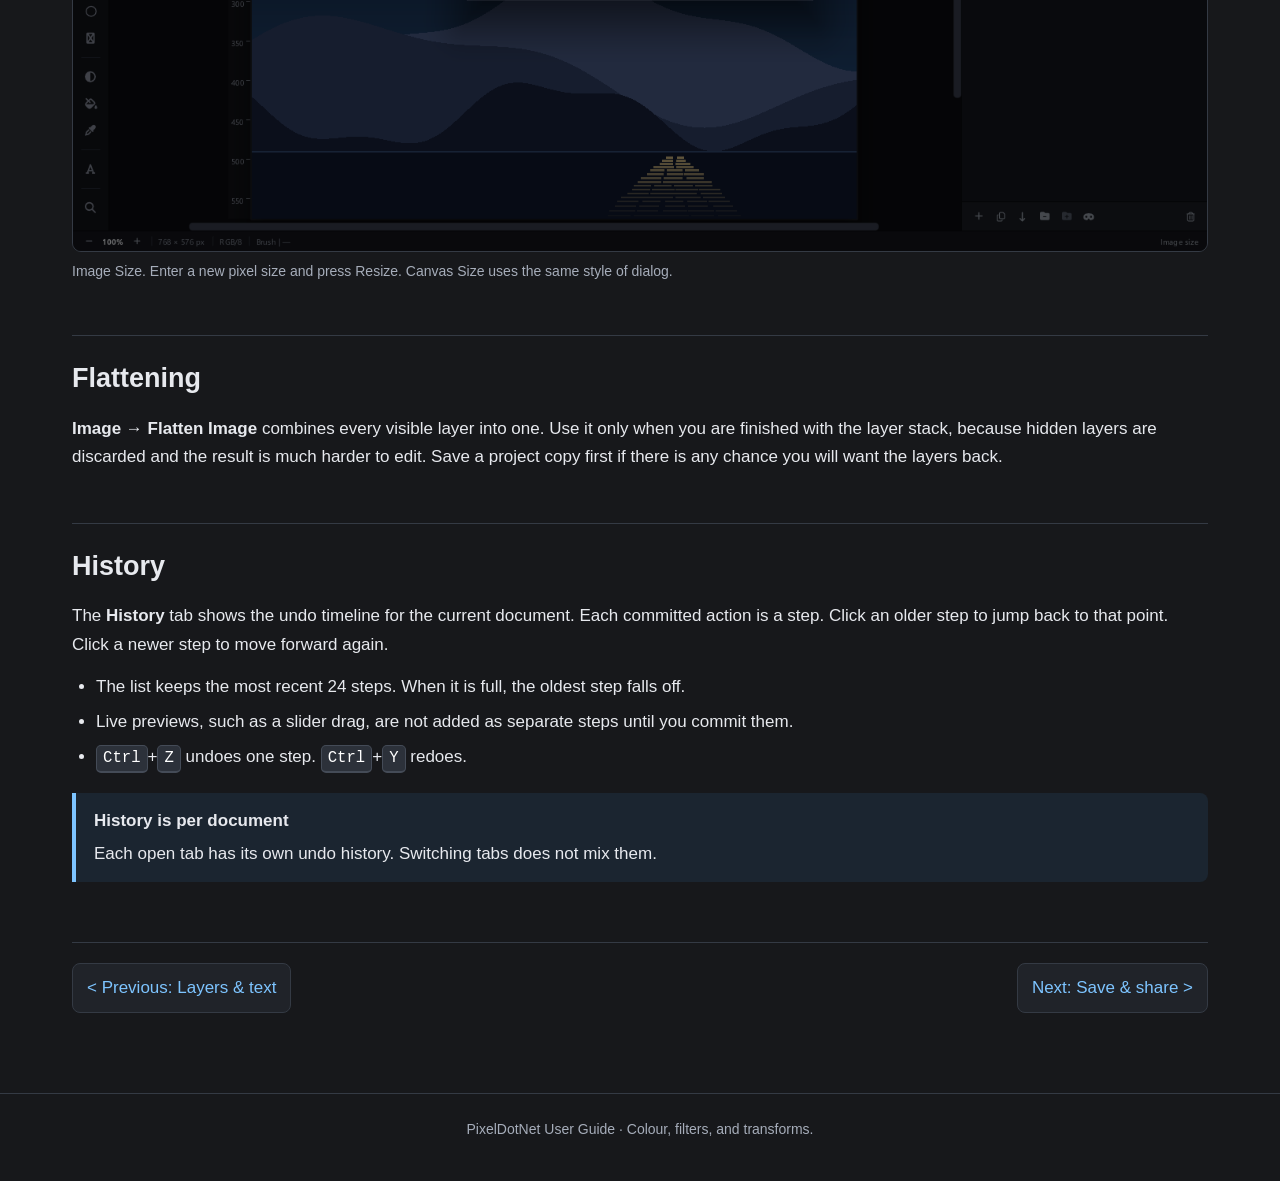
<file: docs/adjustments.html>
<!DOCTYPE html>
<html lang="en">
<head>
    <meta charset="utf-8">
    <meta name="viewport" content="width=device-width, initial-scale=1">
    <title>Colour, effects and transforms - PixelDotNet User Guide</title>
    <link rel="stylesheet" href="style.css">
</head>
<body>
<header class="topbar">
    <div class="topbar-inner">
        <a class="brand" href="index.html">
            <span class="brand-mark"><span></span><span></span><span></span><span></span></span>
            PixelDotNet Guide
        </a>
        <nav class="mainnav">
            <a href="index.html">Home</a>
            <a href="recipes.html">Recipes</a>
            <a href="tools.html">Painting</a>
            <a href="selections.html">Cutting out</a>
            <a href="layers.html">Layers &amp; text</a>
            <a class="active" href="adjustments.html">Colour &amp; effects</a>
            <a href="files.html">Save &amp; share</a>
            <a href="shortcuts.html">Shortcuts</a>
        </nav>
    </div>
</header>

<main>
    <div class="pagehead">
        <h1>Colour, effects and transforms</h1>
        <p>These are the commands that change how a picture looks rather than adding new paint: brightness and colour, filters, colour tools, perspective, warping, resizing, and the undo history.</p>
    </div>

    <div class="toc">
        <strong>On this page</strong>
        <ol>
            <li><a href="#quick">Quick fixes for a photo</a></li>
            <li><a href="#adjust">The Adjust tab</a></li>
            <li><a href="#levels">Levels and Curves</a></li>
            <li><a href="#adjust-layers">Adjustment layers</a></li>
            <li><a href="#effects">The Effects tab</a></li>
            <li><a href="#colour-tools">Colour Tools</a></li>
            <li><a href="#smart-tools">Perspective, Mesh Warp, Content-Aware Fill</a></li>
            <li><a href="#red-eye">Red-eye removal</a></li>
            <li><a href="#image">Invert, Desaturate, and Flip</a></li>
            <li><a href="#size">Image Size and Canvas Size</a></li>
            <li><a href="#flatten">Flattening</a></li>
            <li><a href="#history">History</a></li>
        </ol>
    </div>

    <h2 id="quick">Quick fixes for a photo</h2>
    <p>If you only remember four things from this chapter, remember these:</p>
    <div class="grid2">
        <div class="card">
            <h3>Too dark or too bright?</h3>
            <p>Open the <strong>Adjust</strong> tab and move <strong>Brightness</strong>. Add a little <strong>Contrast</strong> so the picture does not look flat.</p>
        </div>
        <div class="card">
            <h3>Washed out?</h3>
            <p>In <strong>Levels</strong>, bring the <strong>Black</strong> slider up until shadows are deep, and the <strong>White</strong> slider down until highlights are clean.</p>
        </div>
        <div class="card">
            <h3>Colours too weak?</h3>
            <p>Raise <strong>Saturation</strong> a little. Small changes look more natural than large ones.</p>
        </div>
        <div class="card">
            <h3>Soft or noisy?</h3>
            <p>Use the <strong>Effects</strong> tab: <strong>Sharpen</strong> for a soft photo, or a small amount of <strong>Add Noise</strong> to blend a repair.</p>
        </div>
    </div>

    <h2 id="adjust">The Adjust tab</h2>
    <p>Open the <strong>Adjust</strong> tab on the right. It contains live sliders for brightness, contrast, hue, saturation, and lightness, plus Levels and Curves.</p>
    <p>Every control previews on the active layer, or only inside the selection if one exists. Moving a slider back and forth does not slowly damage the picture, because each preview starts again from the original pixels.</p>
    <ul>
        <li><strong>Brightness</strong> makes the picture lighter or darker.</li>
        <li><strong>Contrast</strong> pushes lights and darks apart or brings them together.</li>
        <li><strong>Hue</strong> rotates all colours around the colour wheel.</li>
        <li><strong>Saturation</strong> makes colours stronger or more muted.</li>
        <li><strong>Lightness</strong> moves the overall tone without changing hue.</li>
    </ul>
    <p><strong>Apply</strong> keeps the result as one undo step. <strong>Reset</strong> restores the original pixels.</p>

    <figure>
        <img src="screenshots/adjust.png" alt="The Adjust tab with brightness, contrast, hue, saturation, levels, and curves" width="1440" height="900" loading="lazy" decoding="async">
        <figcaption>The Adjust tab. Every slider previews live and respects the current selection.</figcaption>
    </figure>

    <h2 id="levels">Levels and Curves</h2>
    <h3>Levels</h3>
    <p>Levels set a black point, a white point, and a midtone. This is the fastest way to fix a picture that looks washed out or too dark.</p>
    <ul>
        <li><strong>Black</strong> makes everything below this value pure black.</li>
        <li><strong>White</strong> makes everything above this value pure white.</li>
        <li><strong>Midtone</strong> brightens or darkens the values in between.</li>
    </ul>
    <p>Move the black slider up until the darkest useful shadows just touch black, and move the white slider down until the brightest highlights just touch white.</p>

    <h3>Curves</h3>
    <p>Curves map an input tone to an output tone. The horizontal axis is the original tone and the vertical axis is the new tone. A straight line from bottom left to top right changes nothing.</p>
    <ul>
        <li>Click the curve to add a point.</li>
        <li>Drag a point up to brighten that tone, or down to darken it.</li>
        <li>Drag a point far to the side to change contrast in that range.</li>
        <li>Drag a point out of the graph to remove it.</li>
        <li>Use <strong>Reset Curve</strong> to return to the straight line.</li>
    </ul>
    <div class="tip">
        <strong>A simple contrast curve</strong>
        Add one point in the shadows and pull it slightly down. Add one point in the highlights and pull it slightly up. The picture gains contrast without losing detail in the middle.
    </div>

    <h2 id="adjust-layers">Adjustment layers</h2>
    <p>A normal adjustment changes pixels. An adjustment layer is different: it sits above the layers below and changes how they look without altering their pixels. You can hide it, fade it, reorder it, or delete it at any time.</p>
    <ol class="steps">
        <li>Select the layer above which the adjustment should sit.</li>
        <li>In the Adjust tab, click <strong>Levels Layer</strong> or <strong>Curves Layer</strong>.</li>
        <li>A new adjustment layer appears in the Layers panel.</li>
        <li>Select the adjustment layer to edit its sliders.</li>
        <li>Use its mask or a selection to limit where the adjustment applies.</li>
    </ol>
    <p>Adjustment layers affect every visible layer below them in the same group or stack. Move one down if it should affect fewer layers. They are saved in project files.</p>

    <h2 id="effects">The Effects tab</h2>
    <p>Open the <strong>Effects</strong> tab on the right. Pick an effect and drag the amount slider. The preview is live, and <strong>Apply</strong> bakes the result into the active layer or selection. <strong>Cancel</strong> restores the original pixels.</p>
    <table>
        <tr><th>Effect</th><th>What it does</th></tr>
        <tr><td>Gaussian Blur</td><td>Softens the picture evenly. Good for depth and focus.</td></tr>
        <tr><td>Motion Blur</td><td>Smears pixels horizontally, like movement.</td></tr>
        <tr><td>Fragment</td><td>Creates a soft, offset echo.</td></tr>
        <tr><td>Pixelate</td><td>Turns the picture into square blocks.</td></tr>
        <tr><td>Sharpen</td><td>Increases local contrast along edges.</td></tr>
        <tr><td>Emboss</td><td>Turns edges into a raised grey relief.</td></tr>
        <tr><td>Edge Detect</td><td>Draws glowing edges on black.</td></tr>
        <tr><td>Add Noise</td><td>Adds film grain.</td></tr>
        <tr><td>Posterize</td><td>Reduces each colour channel to a few steps.</td></tr>
        <tr><td>Vignette</td><td>Darkens the corners of the layer.</td></tr>
    </table>
    <p>Effects respect the selection. If you want an effect only on a face, select the face first. If you want to keep the original, duplicate the layer before applying.</p>

    <figure>
        <img src="screenshots/effects.png" alt="The Effects tab with the effect list and amount slider" width="1440" height="900" loading="lazy" decoding="async">
        <figcaption>The Effects tab. Choose an effect, adjust the amount, then press Apply or Cancel.</figcaption>
    </figure>

    <h2 id="colour-tools">Colour Tools</h2>
    <p>Choose <strong>Image → Colour Tools…</strong> to open one scrollable window with eight colour operations. Each section has its own <strong>Apply</strong> button, so you can use them in any order. Every action is undoable and respects the selection.</p>

    <h3>Colour Balance</h3>
    <p>Shift the colours of the shadows, midtones, and highlights separately. Each row is an axis: cyan to red, magenta to green, yellow to blue. Small changes are usually enough.</p>

    <h3>Threshold</h3>
    <p>Turn the layer into pure black and white. The <strong>Level</strong> slider decides where the cut-off sits. Low values keep more black; high values keep more white.</p>

    <h3>Gradient Map</h3>
    <p>Map the brightness of the picture between two colours. Dark pixels take the <strong>Dark</strong> colour and bright pixels take the <strong>Light</strong> colour. This is a quick way to make a duotone poster.</p>

    <h3>Replace Colour</h3>
    <p>Choose a <strong>From</strong> colour and a <strong>To</strong> colour. Every pixel close to the From colour becomes the To colour. <strong>Tolerance</strong> widens the match. Use a low tolerance for a precise colour and a higher one for a range.</p>

    <h3>Red-Eye Removal</h3>
    <p>Select the eye with an elliptical selection, then raise the <strong>Strength</strong> slider and apply. The tool neutralises red pupils inside the selection while leaving the rest of the eye alone.</p>

    <h3>Channel Mixer</h3>
    <p>Each output channel becomes a weighted mix of the source red, green, and blue channels. This is an advanced tool for colour grading and black-and-white conversions. Use <strong>Reset</strong> to return to the identity mix.</p>

    <h3>Selective Colour</h3>
    <p>Pick a colour range, then shift its cyan, magenta, yellow, or black amount. Use it to make reds warmer, skies deeper, or skin tones more even. Each range has its own reset.</p>

    <h3>Split Channels</h3>
    <p>Click <strong>Split</strong> to create three greyscale layers above the active layer, one for red, one for green, and one for blue. This is useful for advanced channel work or for seeing how much each colour contributes.</p>

    <figure>
        <img src="screenshots/colour.png" alt="The Colour Tools window with Colour Balance, Threshold, Gradient Map, and other sections" width="1440" height="900" loading="lazy" decoding="async">
        <figcaption>Colour Tools. Each section is independent and has its own Apply button.</figcaption>
    </figure>

    <h2 id="smart-tools">Perspective, Mesh Warp, Content-Aware Fill</h2>
    <h3>Perspective Transform</h3>
    <p><strong>Use it when:</strong> a photo of a building, poster, or screen is tilted and you want the edges to look straight.</p>
    <ol class="steps">
        <li>Select the layer, or make a selection around the area to change.</li>
        <li>Choose <strong>Edit → Perspective Transform…</strong>.</li>
        <li>Move the corner sliders. Each pair moves one corner in and out, as if you were pulling the picture by that corner.</li>
        <li>Press <strong>Done</strong> to keep the result, or <strong>Reset</strong> to start again.</li>
    </ol>
    <p>The transform previews live and works on the active layer, or only inside the selection when one exists.</p>

    <figure>
        <img src="screenshots/perspective.png" alt="The Perspective Transform dialog with eight corner offset sliders" width="1440" height="900" loading="lazy" decoding="async">
        <figcaption>Perspective Transform. Move the corner sliders to tilt the layer or selected area.</figcaption>
    </figure>

    <h3>Mesh Warp</h3>
    <p><strong>Use it when:</strong> something needs a gentle reshape — a smile, a logo, a horizon, or a product shot.</p>
    <ol class="steps">
        <li>Choose <strong>Edit → Mesh Warp…</strong>.</li>
        <li>A three-by-three grid of points appears on the canvas, over the layer or selection.</li>
        <li>Drag any point to bend the picture around it.</li>
        <li>Press <strong>Done</strong> to keep the result, or <strong>Cancel</strong> to restore the original.</li>
    </ol>
    <p>Mesh Warp is good for small corrections. Large moves stretch the pixels, so use them with care.</p>

    <figure>
        <img src="screenshots/meshwarp.png" alt="The Mesh Warp grid with nine draggable points on the canvas" width="1440" height="900" loading="lazy" decoding="async">
        <figcaption>Mesh Warp. Drag the nine points to bend the picture, then press Done.</figcaption>
    </figure>

    <h3>Content-Aware Fill</h3>
    <p><strong>Use it when:</strong> you want something removed and the background rebuilt.</p>
    <ol class="steps">
        <li>Select the object. Include a small ring of clean background around it.</li>
        <li>Choose <strong>Edit → Content-Aware Fill</strong>.</li>
        <li>Check the result at 100% and undo if it does not look right. Try a tighter selection or a different sample area.</li>
    </ol>
    <p>It works best on small objects against fairly even backgrounds, such as a bird in the sky or a sign on a wall. See the <a href="recipes.html#remove">remove something</a> recipe for the full walkthrough.</p>

    <h2 id="red-eye">Red-eye removal</h2>
    <p>The dedicated control lives inside <strong>Colour Tools</strong>. Select the pupil with the elliptical selection, set the strength, and apply. The tool looks for red pixels inside the selection and neutralises them. If the result is too strong, undo and try a lower strength.</p>

    <h2 id="image">Invert, Desaturate, and Flip</h2>
    <ul>
        <li><strong>Image → Invert</strong> or <kbd>Ctrl</kbd>+<kbd>I</kbd> flips every colour channel, making a negative.</li>
        <li><strong>Image → Desaturate</strong> or <kbd>Ctrl</kbd>+<kbd>Shift</kbd>+<kbd>U</kbd> removes colour while keeping brightness. It produces a true grey, unlike simply lowering saturation.</li>
        <li><strong>Image → Flip Horizontal</strong> and <strong>Flip Vertical</strong> mirror the active layer or selection.</li>
    </ul>

    <h2 id="size">Image Size and Canvas Size</h2>
    <h3>Image Size</h3>
    <p><strong>Image → Image Size…</strong> scales the artwork itself. All layers, masks, and guides are scaled to the new size.</p>
    <ul>
        <li>Enter a new width and height in pixels.</li>
        <li>The resize is one undoable step.</li>
        <li>Scaling up cannot invent detail. Work at the final size when you can.</li>
    </ul>
    <div class="note">
        <strong>Vector layers become pixels</strong>
        An image resize bakes shape, path, text, and smart-object layers into ordinary pixels so the result matches the preview exactly. Save a project copy first if you may need to edit the vector shapes later.
    </div>

    <h3>Canvas Size</h3>
    <p><strong>Image → Canvas Size…</strong> changes the document bounds without stretching the artwork. Extra space is transparent. Use the anchor buttons to decide which side keeps the existing content in place. This is how you add room for a border or move the composition inside a larger frame.</p>

    <figure>
        <img src="screenshots/resize.png" alt="The Image Size dialog with width, height, and anchor controls" width="1440" height="900" loading="lazy" decoding="async">
        <figcaption>Image Size. Enter a new pixel size and press Resize. Canvas Size uses the same style of dialog.</figcaption>
    </figure>

    <h2 id="flatten">Flattening</h2>
    <p><strong>Image → Flatten Image</strong> combines every visible layer into one. Use it only when you are finished with the layer stack, because hidden layers are discarded and the result is much harder to edit. Save a project copy first if there is any chance you will want the layers back.</p>

    <h2 id="history">History</h2>
    <p>The <strong>History</strong> tab shows the undo timeline for the current document. Each committed action is a step. Click an older step to jump back to that point. Click a newer step to move forward again.</p>
    <ul>
        <li>The list keeps the most recent 24 steps. When it is full, the oldest step falls off.</li>
        <li>Live previews, such as a slider drag, are not added as separate steps until you commit them.</li>
        <li><kbd>Ctrl</kbd>+<kbd>Z</kbd> undoes one step. <kbd>Ctrl</kbd>+<kbd>Y</kbd> redoes.</li>
    </ul>
    <div class="note">
        <strong>History is per document</strong>
        Each open tab has its own undo history. Switching tabs does not mix them.
    </div>

    <div class="pager">
        <a href="layers.html">&lt; Previous: Layers &amp; text</a>
        <a href="files.html">Next: Save &amp; share &gt;</a>
    </div>
</main>

<footer>PixelDotNet User Guide · Colour, filters, and transforms.</footer>
</body>
</html>
</file>
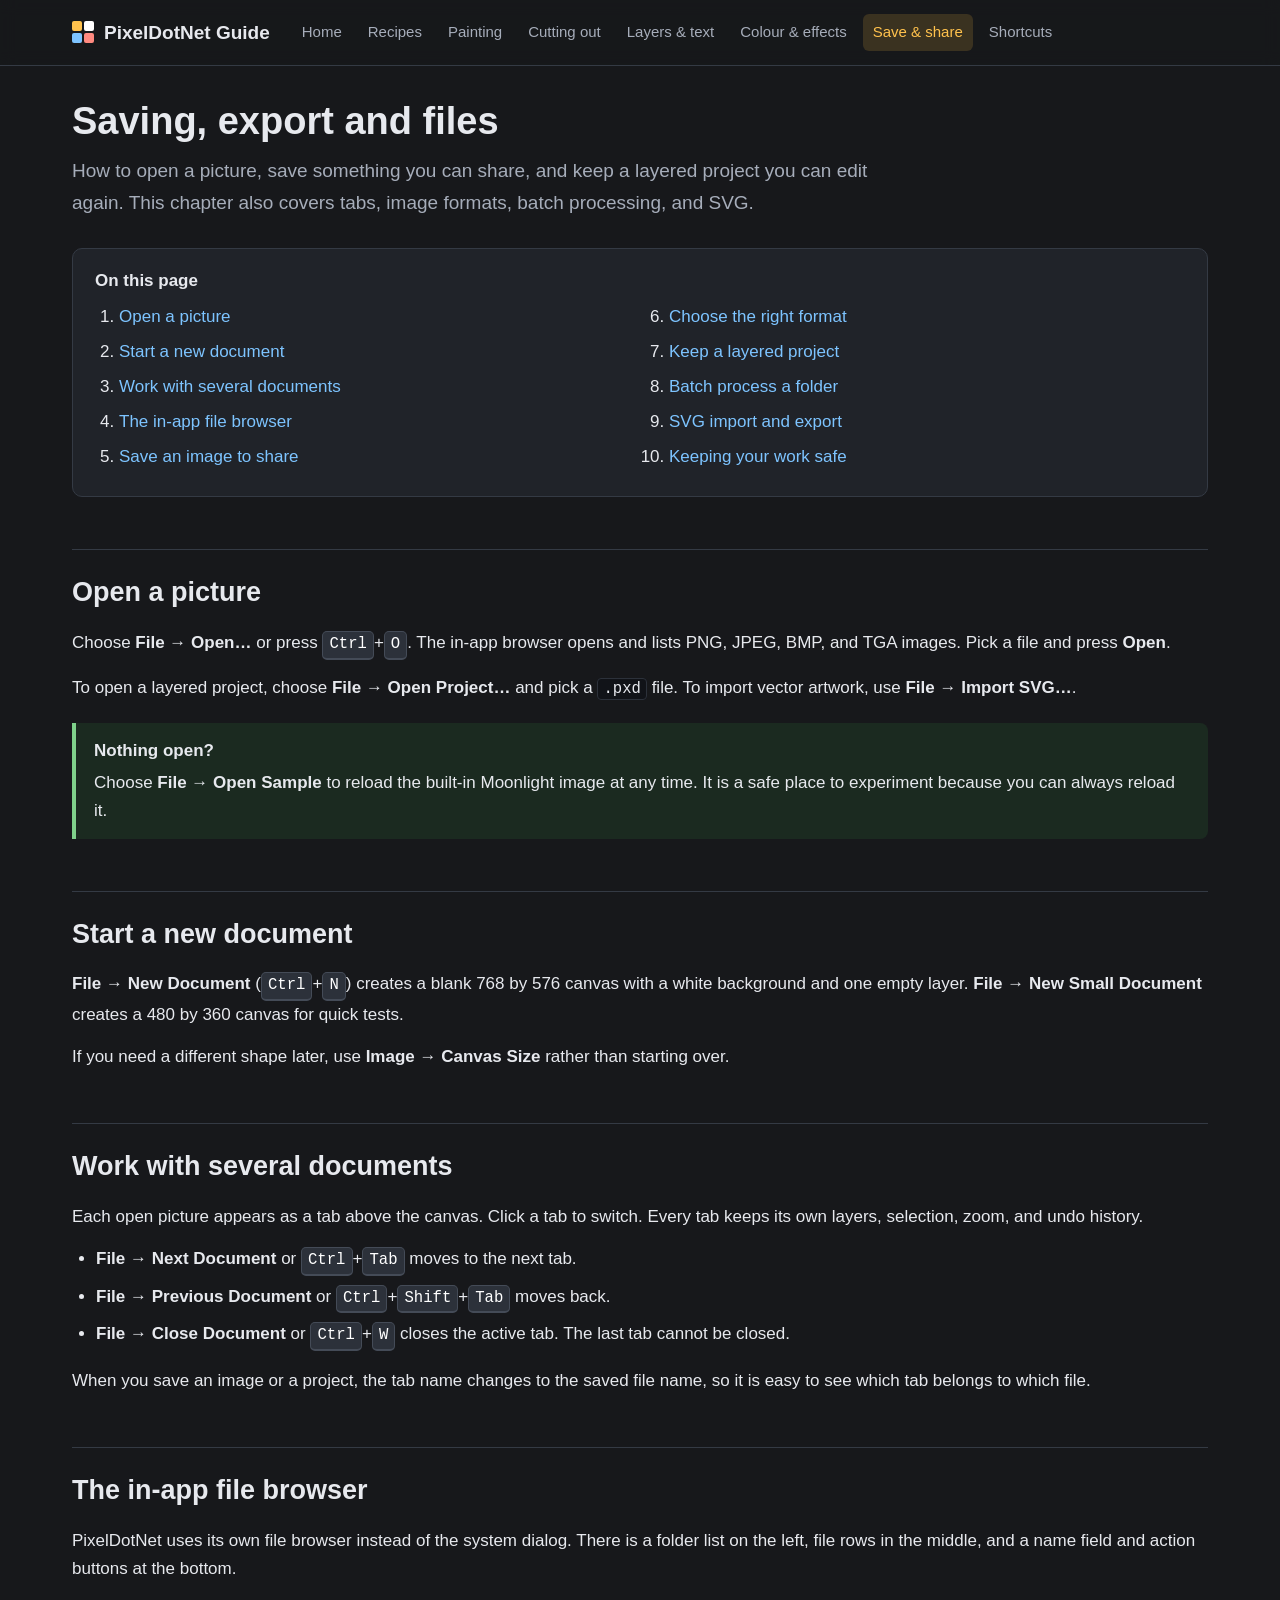
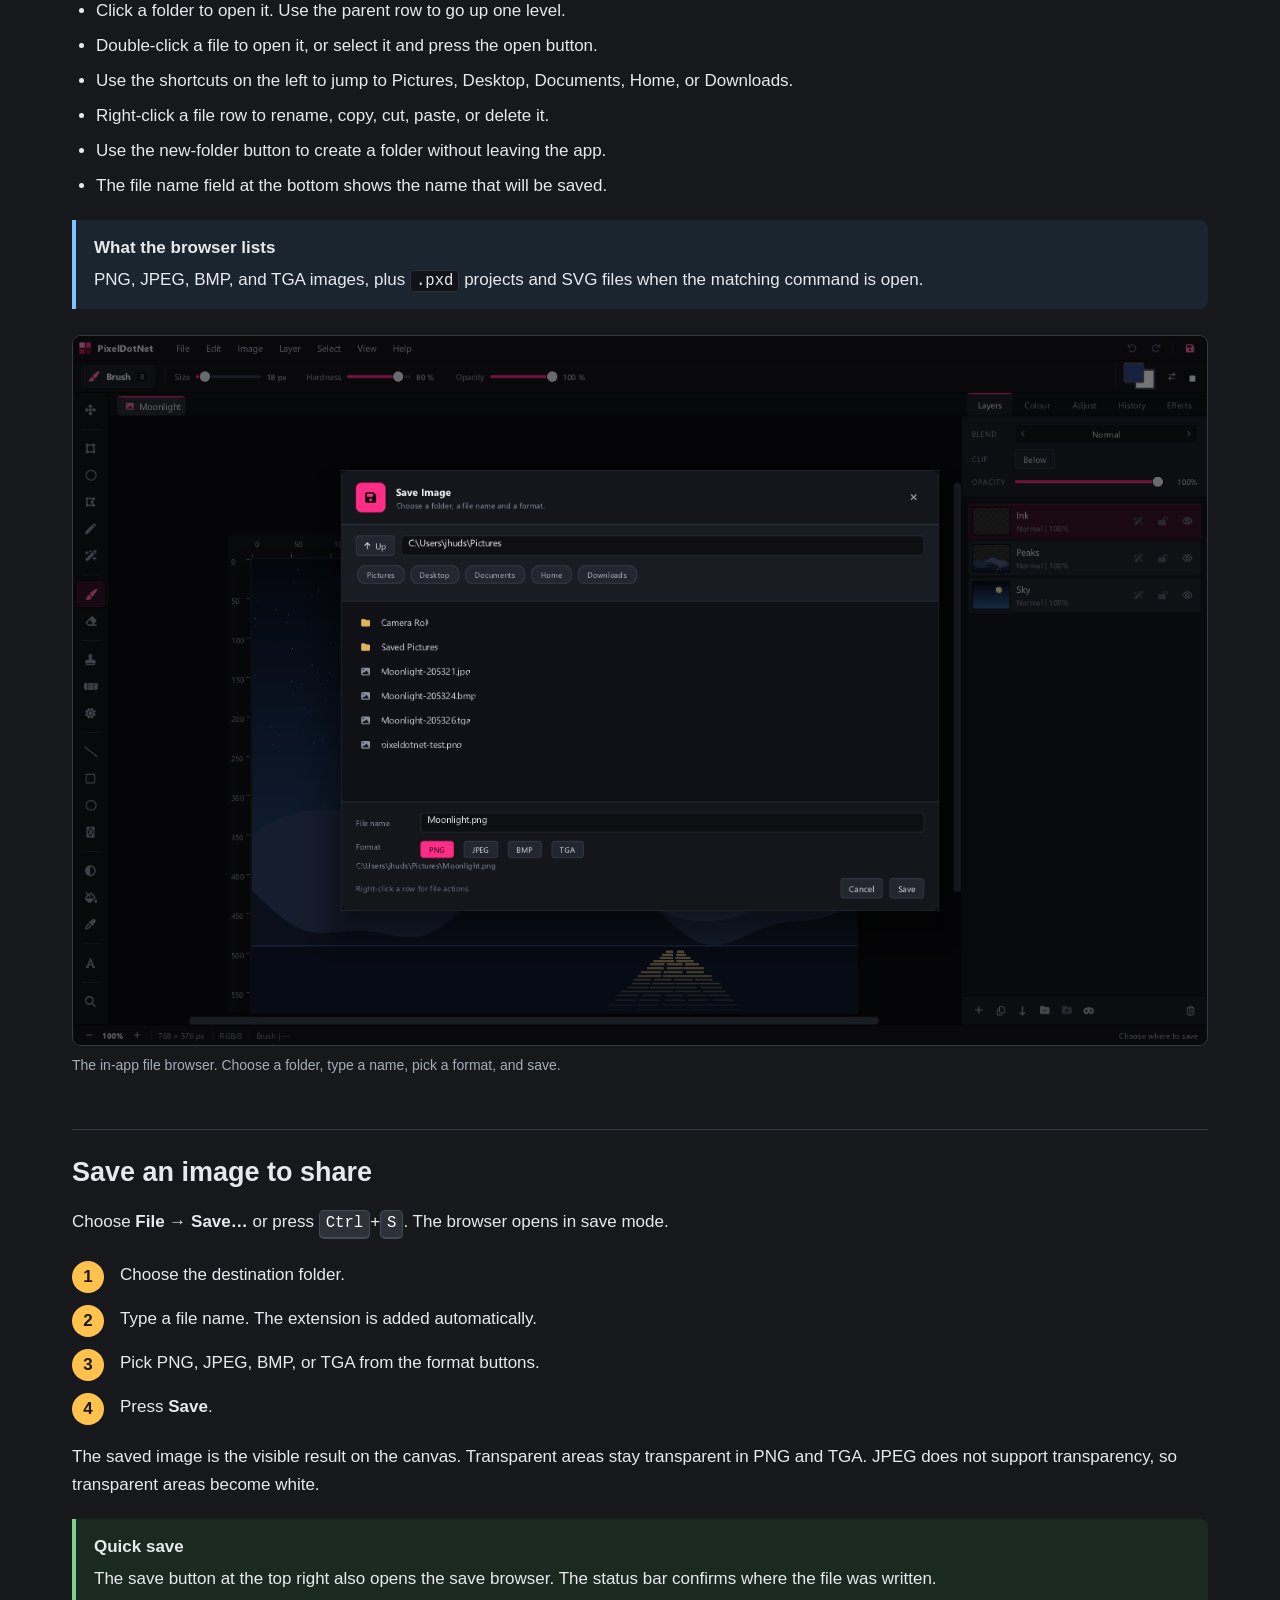
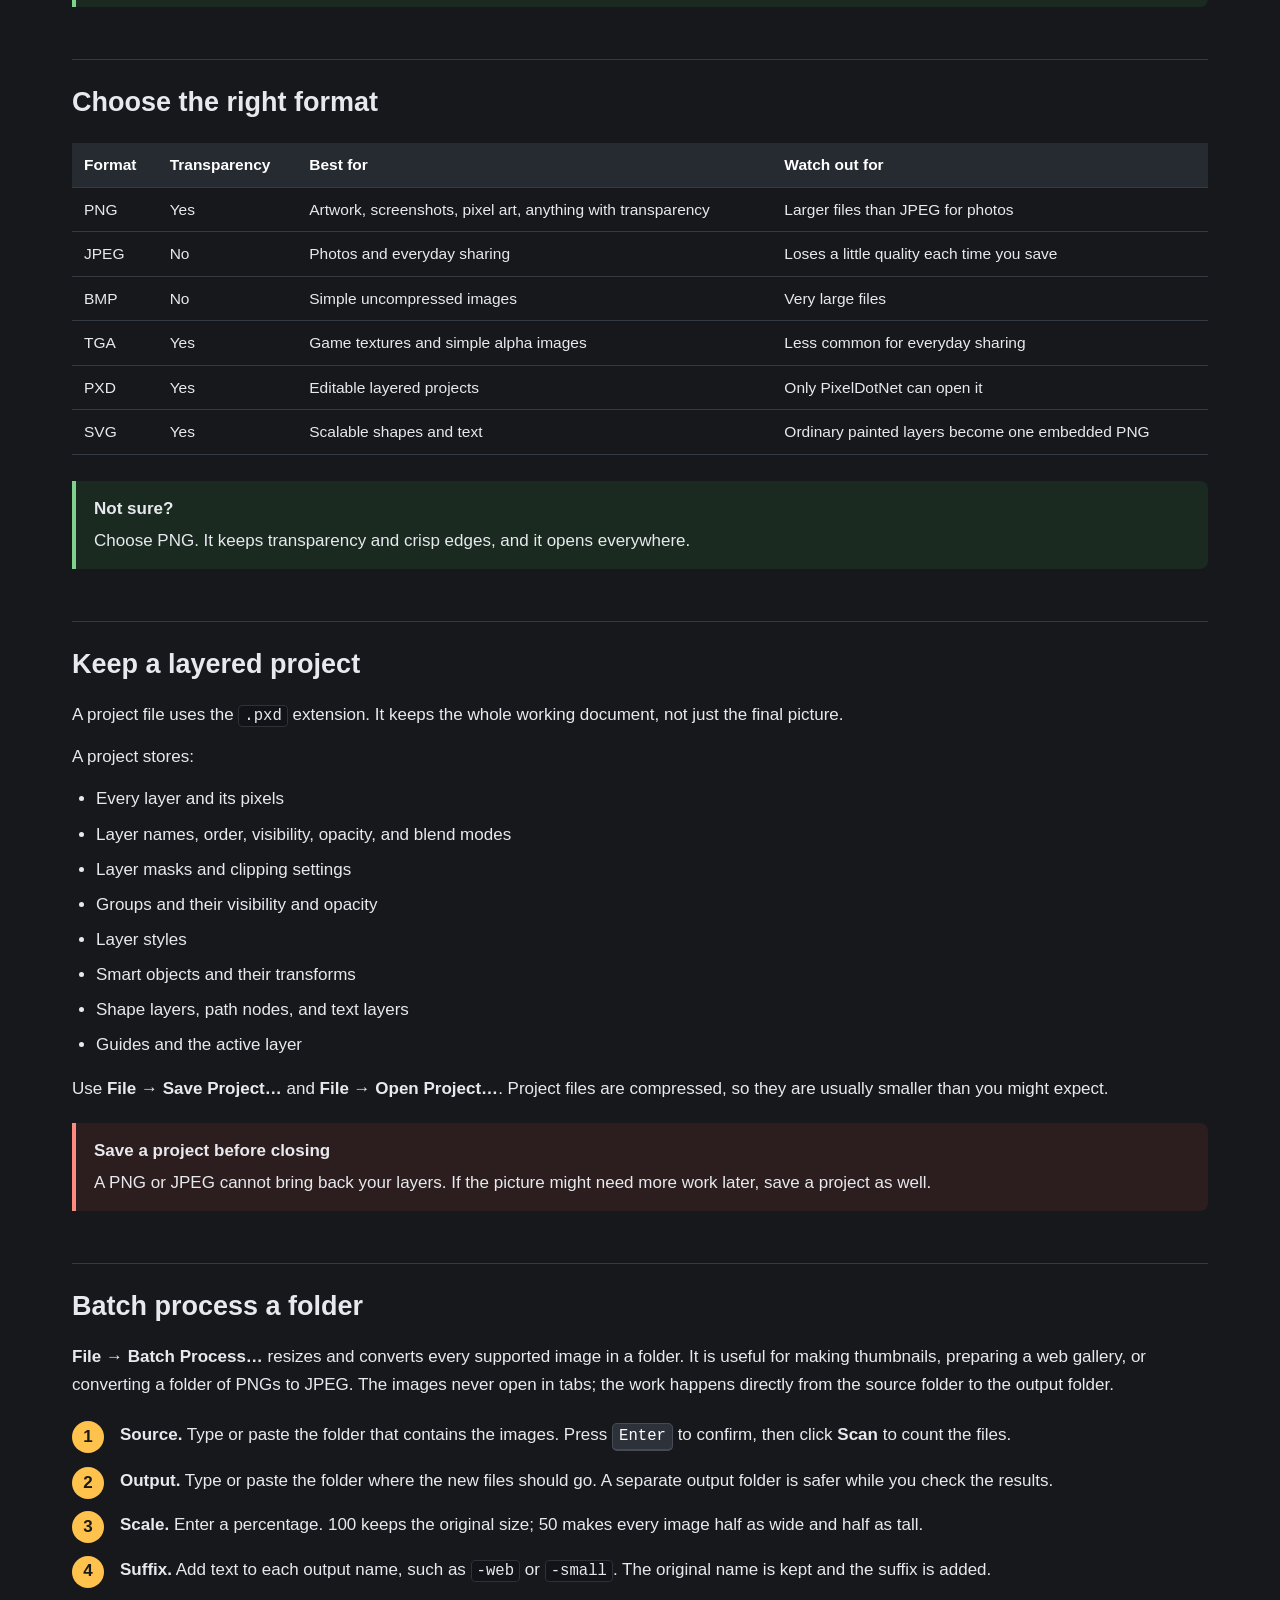
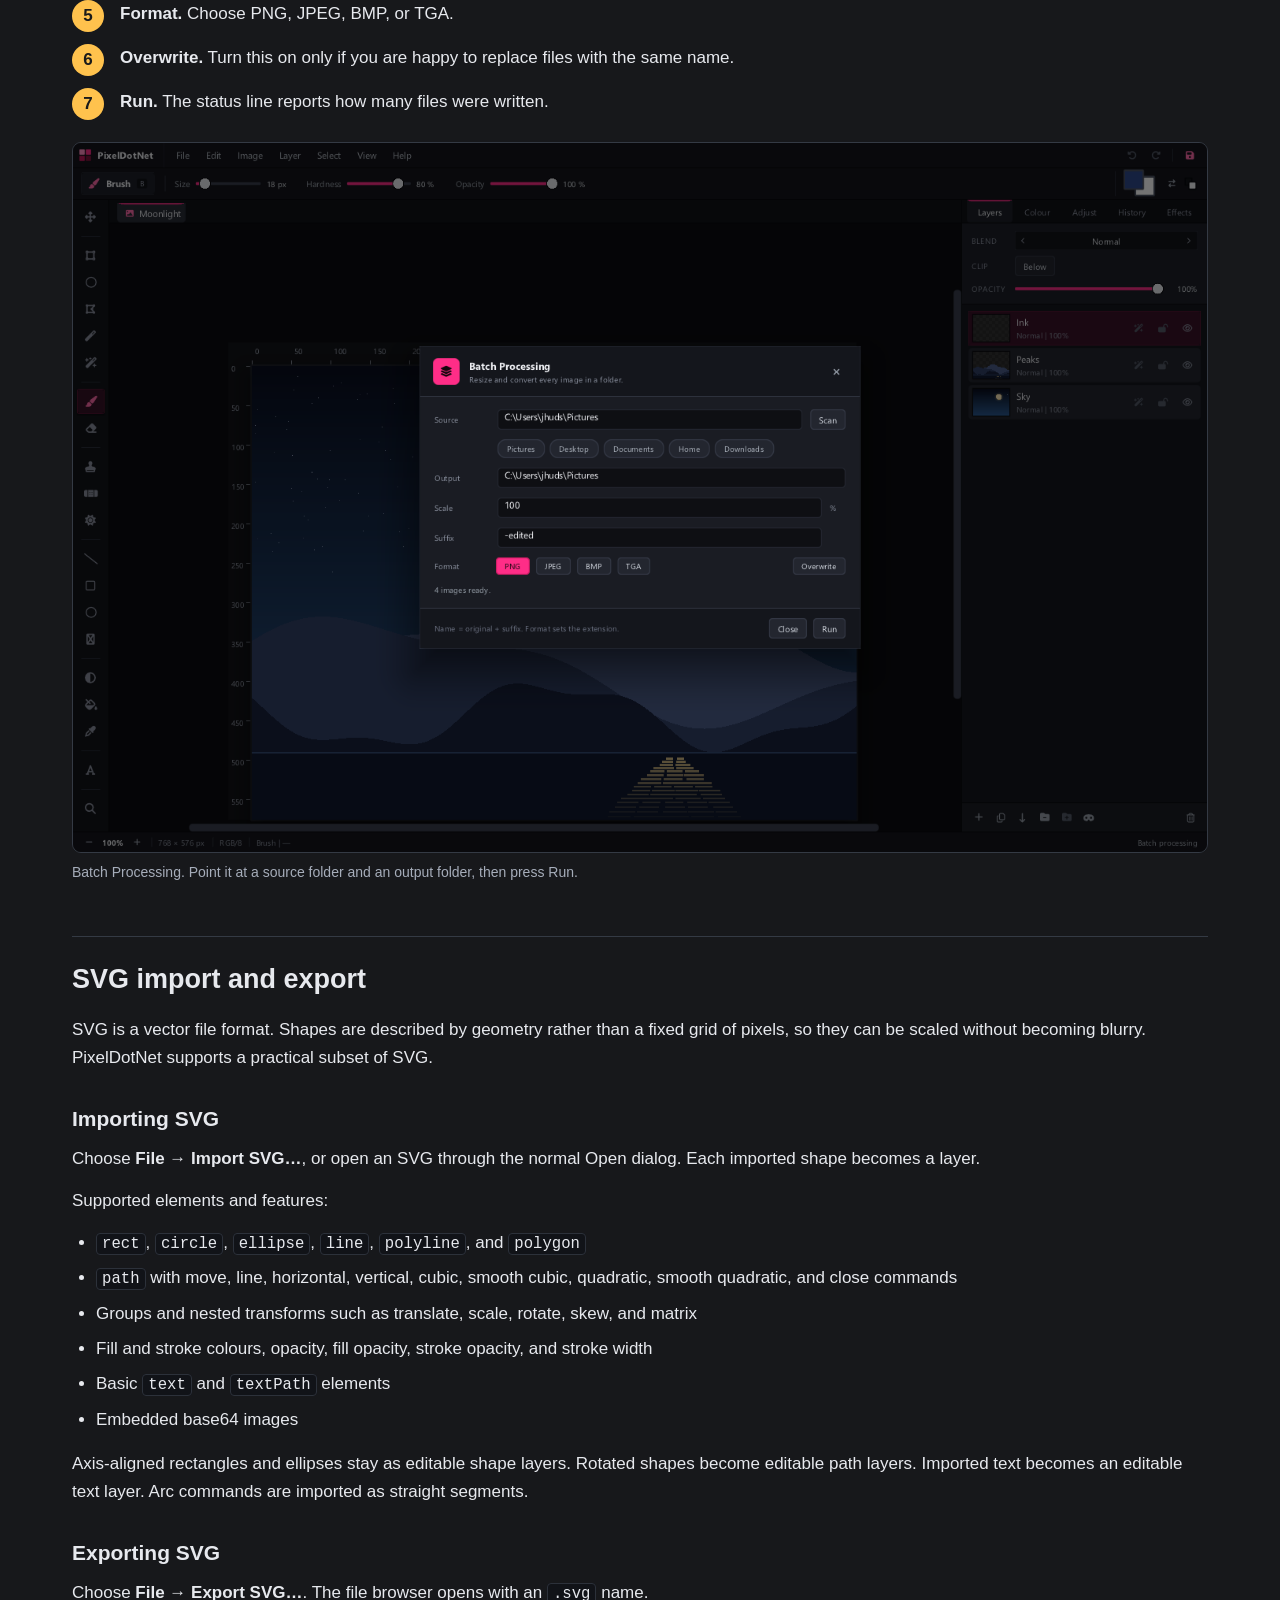
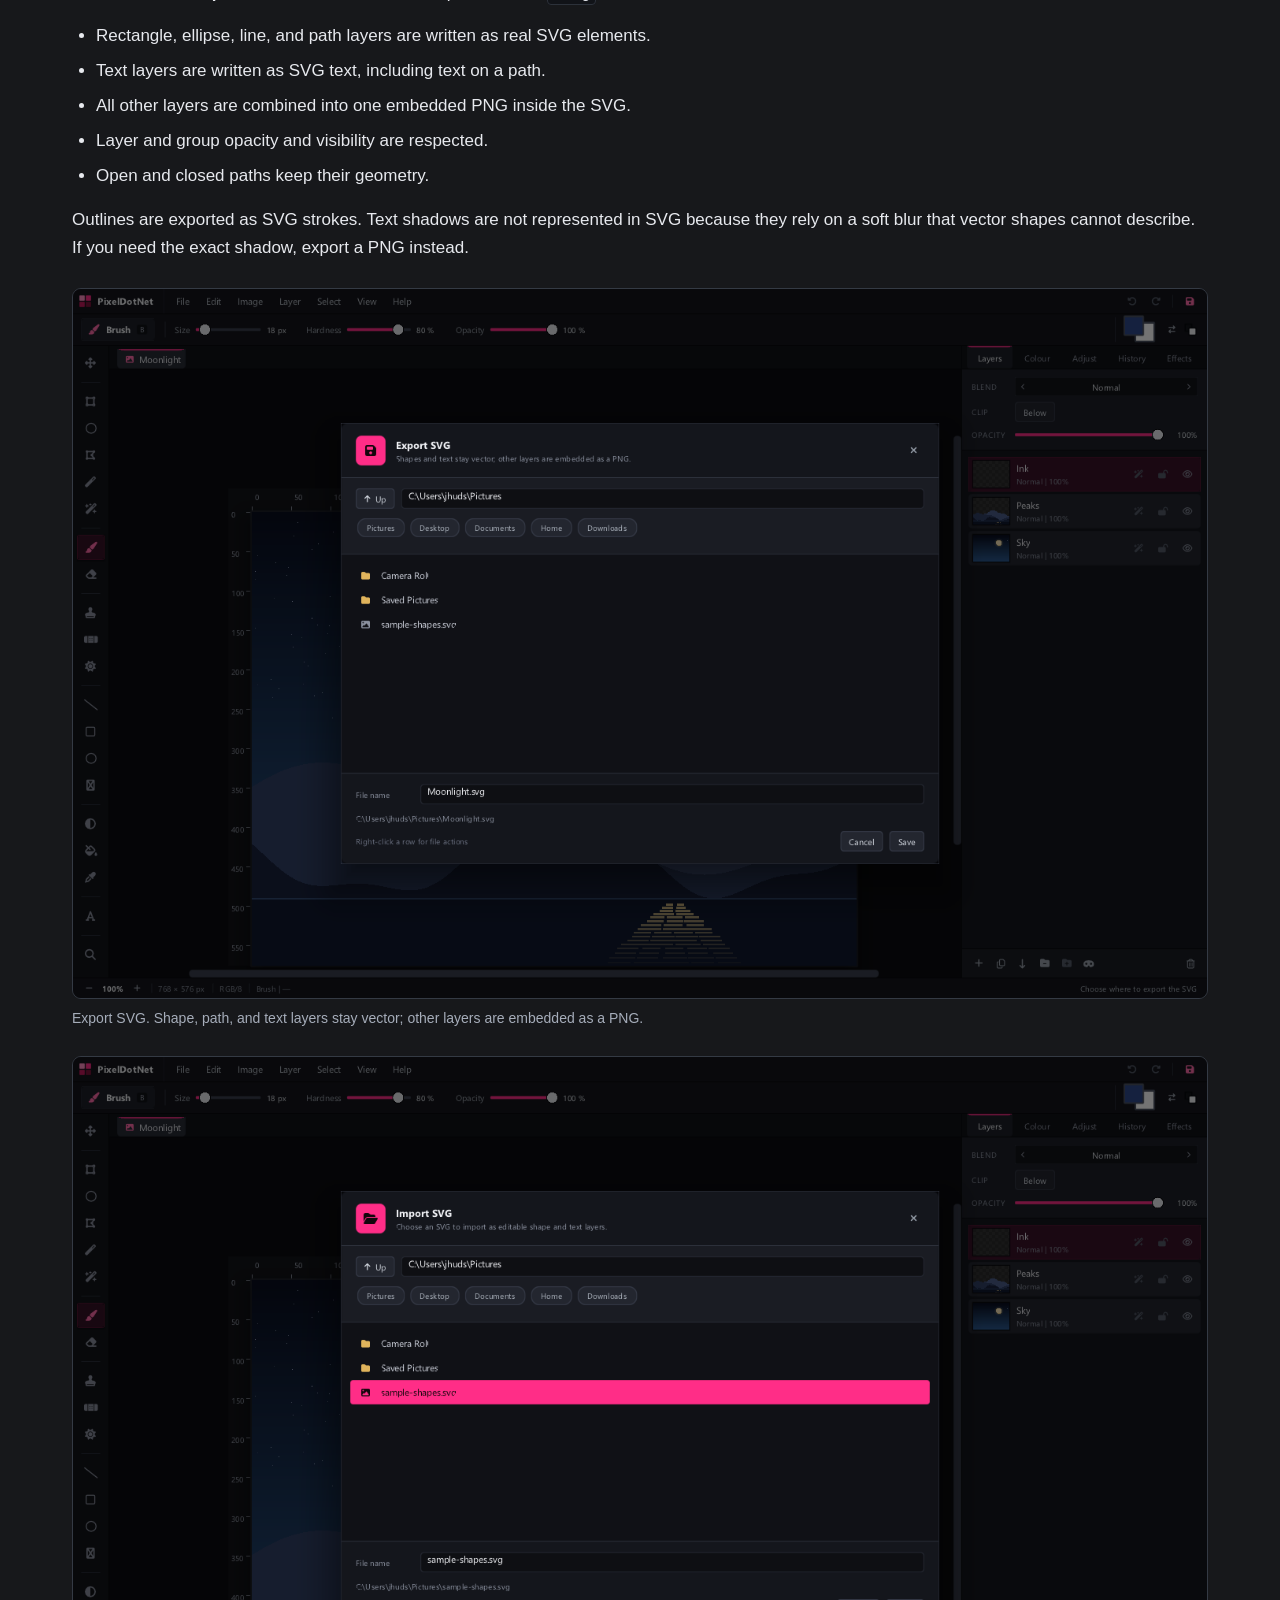
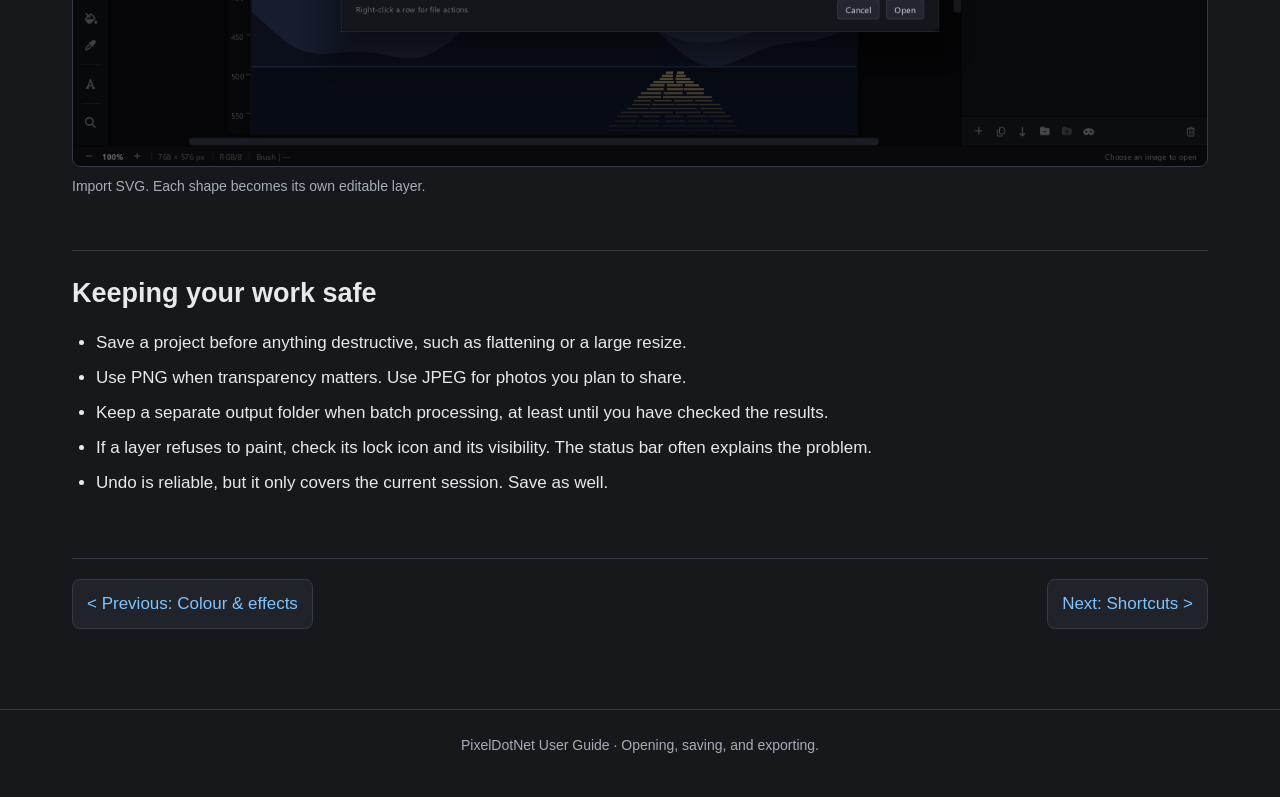
<file: docs/files.html>
<!DOCTYPE html>
<html lang="en">
<head>
    <meta charset="utf-8">
    <meta name="viewport" content="width=device-width, initial-scale=1">
    <title>Saving, export and files - PixelDotNet User Guide</title>
    <link rel="stylesheet" href="style.css">
</head>
<body>
<header class="topbar">
    <div class="topbar-inner">
        <a class="brand" href="index.html">
            <span class="brand-mark"><span></span><span></span><span></span><span></span></span>
            PixelDotNet Guide
        </a>
        <nav class="mainnav">
            <a href="index.html">Home</a>
            <a href="recipes.html">Recipes</a>
            <a href="tools.html">Painting</a>
            <a href="selections.html">Cutting out</a>
            <a href="layers.html">Layers &amp; text</a>
            <a href="adjustments.html">Colour &amp; effects</a>
            <a class="active" href="files.html">Save &amp; share</a>
            <a href="shortcuts.html">Shortcuts</a>
        </nav>
    </div>
</header>

<main>
    <div class="pagehead">
        <h1>Saving, export and files</h1>
        <p>How to open a picture, save something you can share, and keep a layered project you can edit again. This chapter also covers tabs, image formats, batch processing, and SVG.</p>
    </div>

    <div class="toc">
        <strong>On this page</strong>
        <ol>
            <li><a href="#open">Open a picture</a></li>
            <li><a href="#new">Start a new document</a></li>
            <li><a href="#tabs">Work with several documents</a></li>
            <li><a href="#browser">The in-app file browser</a></li>
            <li><a href="#save-image">Save an image to share</a></li>
            <li><a href="#formats">Choose the right format</a></li>
            <li><a href="#project">Keep a layered project</a></li>
            <li><a href="#batch">Batch process a folder</a></li>
            <li><a href="#svg">SVG import and export</a></li>
            <li><a href="#safe">Keeping your work safe</a></li>
        </ol>
    </div>

    <h2 id="open">Open a picture</h2>
    <p>Choose <strong>File → Open…</strong> or press <kbd>Ctrl</kbd>+<kbd>O</kbd>. The in-app browser opens and lists PNG, JPEG, BMP, and TGA images. Pick a file and press <strong>Open</strong>.</p>
    <p>To open a layered project, choose <strong>File → Open Project…</strong> and pick a <code>.pxd</code> file. To import vector artwork, use <strong>File → Import SVG…</strong>.</p>
    <div class="tip">
        <strong>Nothing open?</strong>
        Choose <strong>File → Open Sample</strong> to reload the built-in Moonlight image at any time. It is a safe place to experiment because you can always reload it.
    </div>

    <h2 id="new">Start a new document</h2>
    <p><strong>File → New Document</strong> (<kbd>Ctrl</kbd>+<kbd>N</kbd>) creates a blank 768 by 576 canvas with a white background and one empty layer. <strong>File → New Small Document</strong> creates a 480 by 360 canvas for quick tests.</p>
    <p>If you need a different shape later, use <strong>Image → Canvas Size</strong> rather than starting over.</p>

    <h2 id="tabs">Work with several documents</h2>
    <p>Each open picture appears as a tab above the canvas. Click a tab to switch. Every tab keeps its own layers, selection, zoom, and undo history.</p>
    <ul>
        <li><strong>File → Next Document</strong> or <kbd>Ctrl</kbd>+<kbd>Tab</kbd> moves to the next tab.</li>
        <li><strong>File → Previous Document</strong> or <kbd>Ctrl</kbd>+<kbd>Shift</kbd>+<kbd>Tab</kbd> moves back.</li>
        <li><strong>File → Close Document</strong> or <kbd>Ctrl</kbd>+<kbd>W</kbd> closes the active tab. The last tab cannot be closed.</li>
    </ul>
    <p>When you save an image or a project, the tab name changes to the saved file name, so it is easy to see which tab belongs to which file.</p>

    <h2 id="browser">The in-app file browser</h2>
    <p>PixelDotNet uses its own file browser instead of the system dialog. There is a folder list on the left, file rows in the middle, and a name field and action buttons at the bottom.</p>
    <ul>
        <li>Click a folder to open it. Use the parent row to go up one level.</li>
        <li>Double-click a file to open it, or select it and press the open button.</li>
        <li>Use the shortcuts on the left to jump to Pictures, Desktop, Documents, Home, or Downloads.</li>
        <li>Right-click a file row to rename, copy, cut, paste, or delete it.</li>
        <li>Use the new-folder button to create a folder without leaving the app.</li>
        <li>The file name field at the bottom shows the name that will be saved.</li>
    </ul>
    <div class="note">
        <strong>What the browser lists</strong>
        PNG, JPEG, BMP, and TGA images, plus <code>.pxd</code> projects and SVG files when the matching command is open.
    </div>

    <figure>
        <img src="screenshots/save.png" alt="The Save Image file browser with folders, file list, name field, and format buttons" width="1440" height="900" loading="lazy" decoding="async">
        <figcaption>The in-app file browser. Choose a folder, type a name, pick a format, and save.</figcaption>
    </figure>

    <h2 id="save-image">Save an image to share</h2>
    <p>Choose <strong>File → Save…</strong> or press <kbd>Ctrl</kbd>+<kbd>S</kbd>. The browser opens in save mode.</p>
    <ol class="steps">
        <li>Choose the destination folder.</li>
        <li>Type a file name. The extension is added automatically.</li>
        <li>Pick PNG, JPEG, BMP, or TGA from the format buttons.</li>
        <li>Press <strong>Save</strong>.</li>
    </ol>
    <p>The saved image is the visible result on the canvas. Transparent areas stay transparent in PNG and TGA. JPEG does not support transparency, so transparent areas become white.</p>
    <div class="tip">
        <strong>Quick save</strong>
        The save button at the top right also opens the save browser. The status bar confirms where the file was written.
    </div>

    <h2 id="formats">Choose the right format</h2>
    <table>
        <tr><th>Format</th><th>Transparency</th><th>Best for</th><th>Watch out for</th></tr>
        <tr><td>PNG</td><td>Yes</td><td>Artwork, screenshots, pixel art, anything with transparency</td><td>Larger files than JPEG for photos</td></tr>
        <tr><td>JPEG</td><td>No</td><td>Photos and everyday sharing</td><td>Loses a little quality each time you save</td></tr>
        <tr><td>BMP</td><td>No</td><td>Simple uncompressed images</td><td>Very large files</td></tr>
        <tr><td>TGA</td><td>Yes</td><td>Game textures and simple alpha images</td><td>Less common for everyday sharing</td></tr>
        <tr><td>PXD</td><td>Yes</td><td>Editable layered projects</td><td>Only PixelDotNet can open it</td></tr>
        <tr><td>SVG</td><td>Yes</td><td>Scalable shapes and text</td><td>Ordinary painted layers become one embedded PNG</td></tr>
    </table>
    <div class="tip">
        <strong>Not sure?</strong>
        Choose PNG. It keeps transparency and crisp edges, and it opens everywhere.
    </div>

    <h2 id="project">Keep a layered project</h2>
    <p>A project file uses the <code>.pxd</code> extension. It keeps the whole working document, not just the final picture.</p>
    <p>A project stores:</p>
    <ul>
        <li>Every layer and its pixels</li>
        <li>Layer names, order, visibility, opacity, and blend modes</li>
        <li>Layer masks and clipping settings</li>
        <li>Groups and their visibility and opacity</li>
        <li>Layer styles</li>
        <li>Smart objects and their transforms</li>
        <li>Shape layers, path nodes, and text layers</li>
        <li>Guides and the active layer</li>
    </ul>
    <p>Use <strong>File → Save Project…</strong> and <strong>File → Open Project…</strong>. Project files are compressed, so they are usually smaller than you might expect.</p>
    <div class="warning">
        <strong>Save a project before closing</strong>
        A PNG or JPEG cannot bring back your layers. If the picture might need more work later, save a project as well.
    </div>

    <h2 id="batch">Batch process a folder</h2>
    <p><strong>File → Batch Process…</strong> resizes and converts every supported image in a folder. It is useful for making thumbnails, preparing a web gallery, or converting a folder of PNGs to JPEG. The images never open in tabs; the work happens directly from the source folder to the output folder.</p>
    <ol class="steps">
        <li><strong>Source.</strong> Type or paste the folder that contains the images. Press <kbd>Enter</kbd> to confirm, then click <strong>Scan</strong> to count the files.</li>
        <li><strong>Output.</strong> Type or paste the folder where the new files should go. A separate output folder is safer while you check the results.</li>
        <li><strong>Scale.</strong> Enter a percentage. 100 keeps the original size; 50 makes every image half as wide and half as tall.</li>
        <li><strong>Suffix.</strong> Add text to each output name, such as <code>-web</code> or <code>-small</code>. The original name is kept and the suffix is added.</li>
        <li><strong>Format.</strong> Choose PNG, JPEG, BMP, or TGA.</li>
        <li><strong>Overwrite.</strong> Turn this on only if you are happy to replace files with the same name.</li>
        <li><strong>Run.</strong> The status line reports how many files were written.</li>
    </ol>

    <figure>
        <img src="screenshots/batch.png" alt="The Batch Processing dialog with source and output folders, scale, suffix, and format" width="1440" height="900" loading="lazy" decoding="async">
        <figcaption>Batch Processing. Point it at a source folder and an output folder, then press Run.</figcaption>
    </figure>

    <h2 id="svg">SVG import and export</h2>
    <p>SVG is a vector file format. Shapes are described by geometry rather than a fixed grid of pixels, so they can be scaled without becoming blurry. PixelDotNet supports a practical subset of SVG.</p>

    <h3>Importing SVG</h3>
    <p>Choose <strong>File → Import SVG…</strong>, or open an SVG through the normal Open dialog. Each imported shape becomes a layer.</p>
    <p>Supported elements and features:</p>
    <ul>
        <li><code>rect</code>, <code>circle</code>, <code>ellipse</code>, <code>line</code>, <code>polyline</code>, and <code>polygon</code></li>
        <li><code>path</code> with move, line, horizontal, vertical, cubic, smooth cubic, quadratic, smooth quadratic, and close commands</li>
        <li>Groups and nested transforms such as translate, scale, rotate, skew, and matrix</li>
        <li>Fill and stroke colours, opacity, fill opacity, stroke opacity, and stroke width</li>
        <li>Basic <code>text</code> and <code>textPath</code> elements</li>
        <li>Embedded base64 images</li>
    </ul>
    <p>Axis-aligned rectangles and ellipses stay as editable shape layers. Rotated shapes become editable path layers. Imported text becomes an editable text layer. Arc commands are imported as straight segments.</p>

    <h3>Exporting SVG</h3>
    <p>Choose <strong>File → Export SVG…</strong>. The file browser opens with an <code>.svg</code> name.</p>
    <ul>
        <li>Rectangle, ellipse, line, and path layers are written as real SVG elements.</li>
        <li>Text layers are written as SVG text, including text on a path.</li>
        <li>All other layers are combined into one embedded PNG inside the SVG.</li>
        <li>Layer and group opacity and visibility are respected.</li>
        <li>Open and closed paths keep their geometry.</li>
    </ul>
    <p>Outlines are exported as SVG strokes. Text shadows are not represented in SVG because they rely on a soft blur that vector shapes cannot describe. If you need the exact shadow, export a PNG instead.</p>

    <figure>
        <img src="screenshots/svgexport.png" alt="The Export SVG file browser" width="1440" height="900" loading="lazy" decoding="async">
        <figcaption>Export SVG. Shape, path, and text layers stay vector; other layers are embedded as a PNG.</figcaption>
    </figure>

    <figure>
        <img src="screenshots/svgimport.png" alt="The Import SVG file browser showing SVG files" width="1440" height="900" loading="lazy" decoding="async">
        <figcaption>Import SVG. Each shape becomes its own editable layer.</figcaption>
    </figure>

    <h2 id="safe">Keeping your work safe</h2>
    <ul>
        <li>Save a project before anything destructive, such as flattening or a large resize.</li>
        <li>Use PNG when transparency matters. Use JPEG for photos you plan to share.</li>
        <li>Keep a separate output folder when batch processing, at least until you have checked the results.</li>
        <li>If a layer refuses to paint, check its lock icon and its visibility. The status bar often explains the problem.</li>
        <li>Undo is reliable, but it only covers the current session. Save as well.</li>
    </ul>

    <div class="pager">
        <a href="adjustments.html">&lt; Previous: Colour &amp; effects</a>
        <a href="shortcuts.html">Next: Shortcuts &gt;</a>
    </div>
</main>

<footer>PixelDotNet User Guide · Opening, saving, and exporting.</footer>
</body>
</html>
</file>
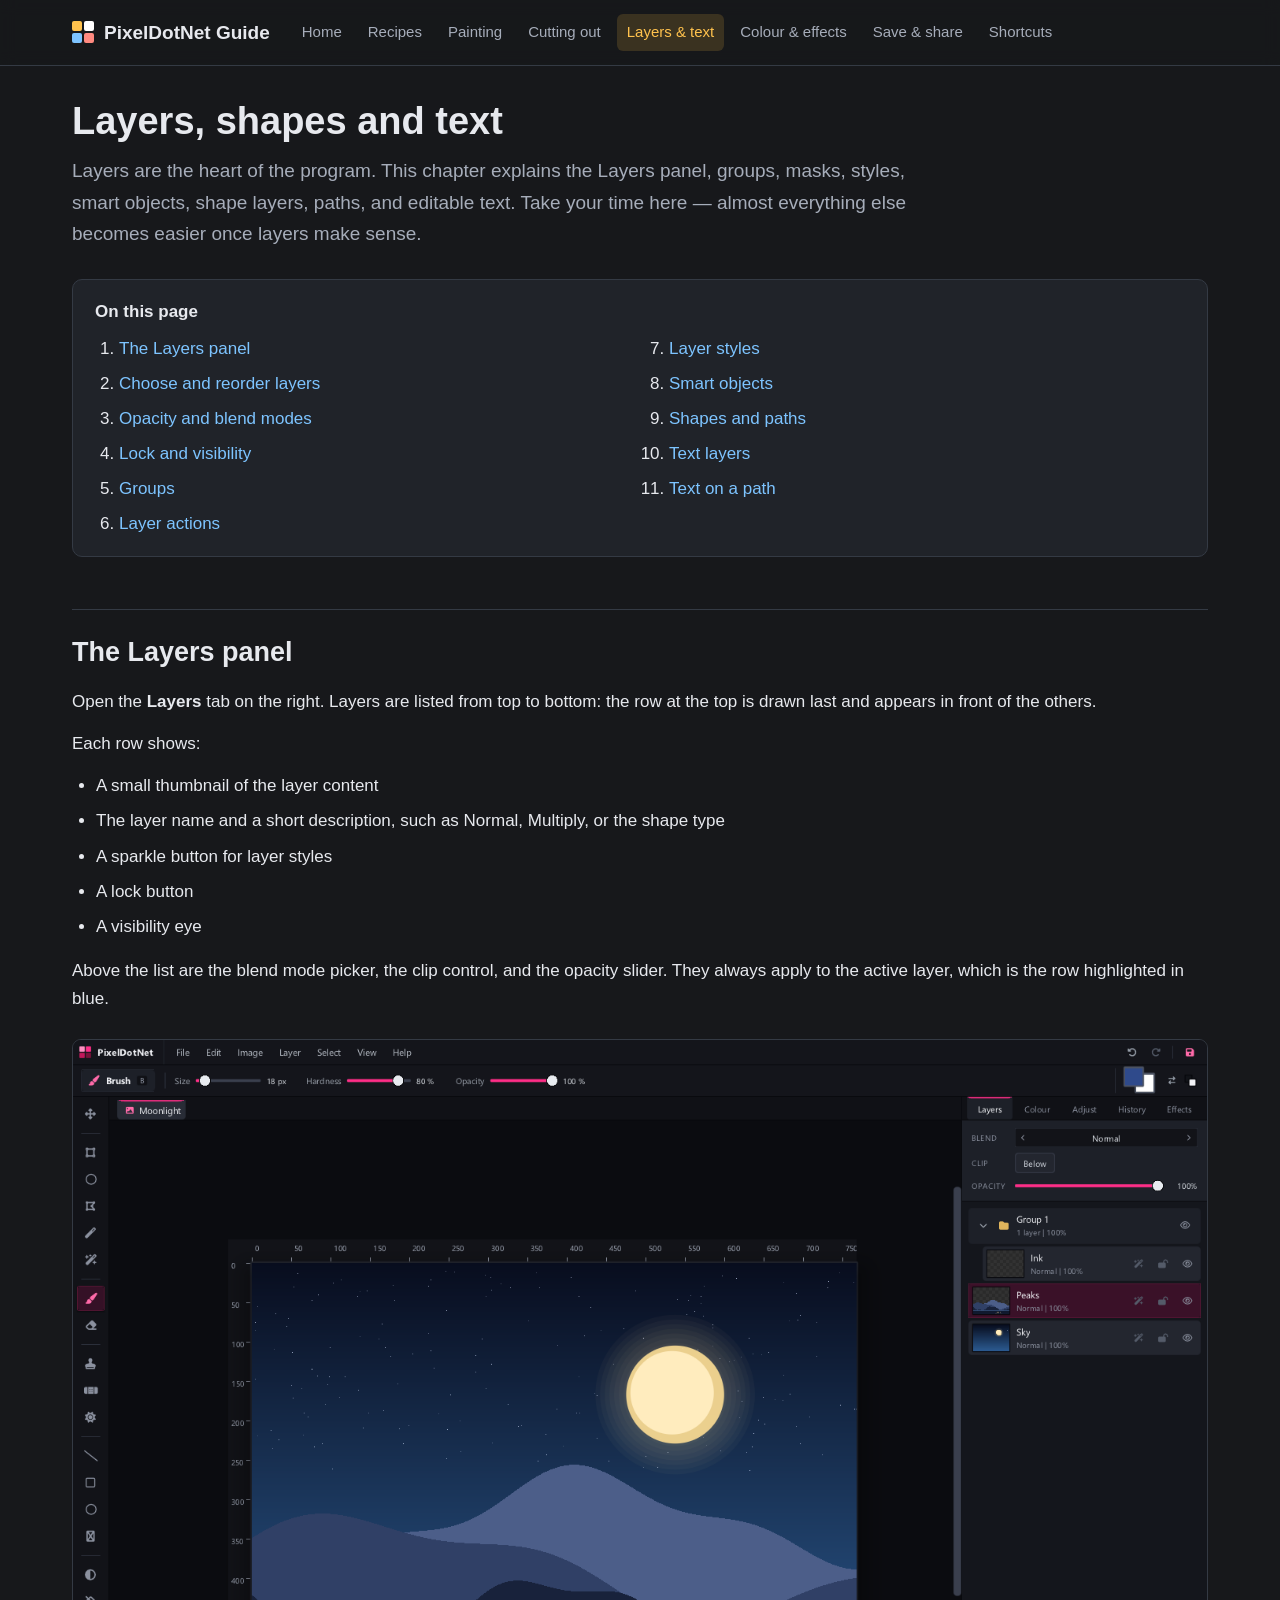
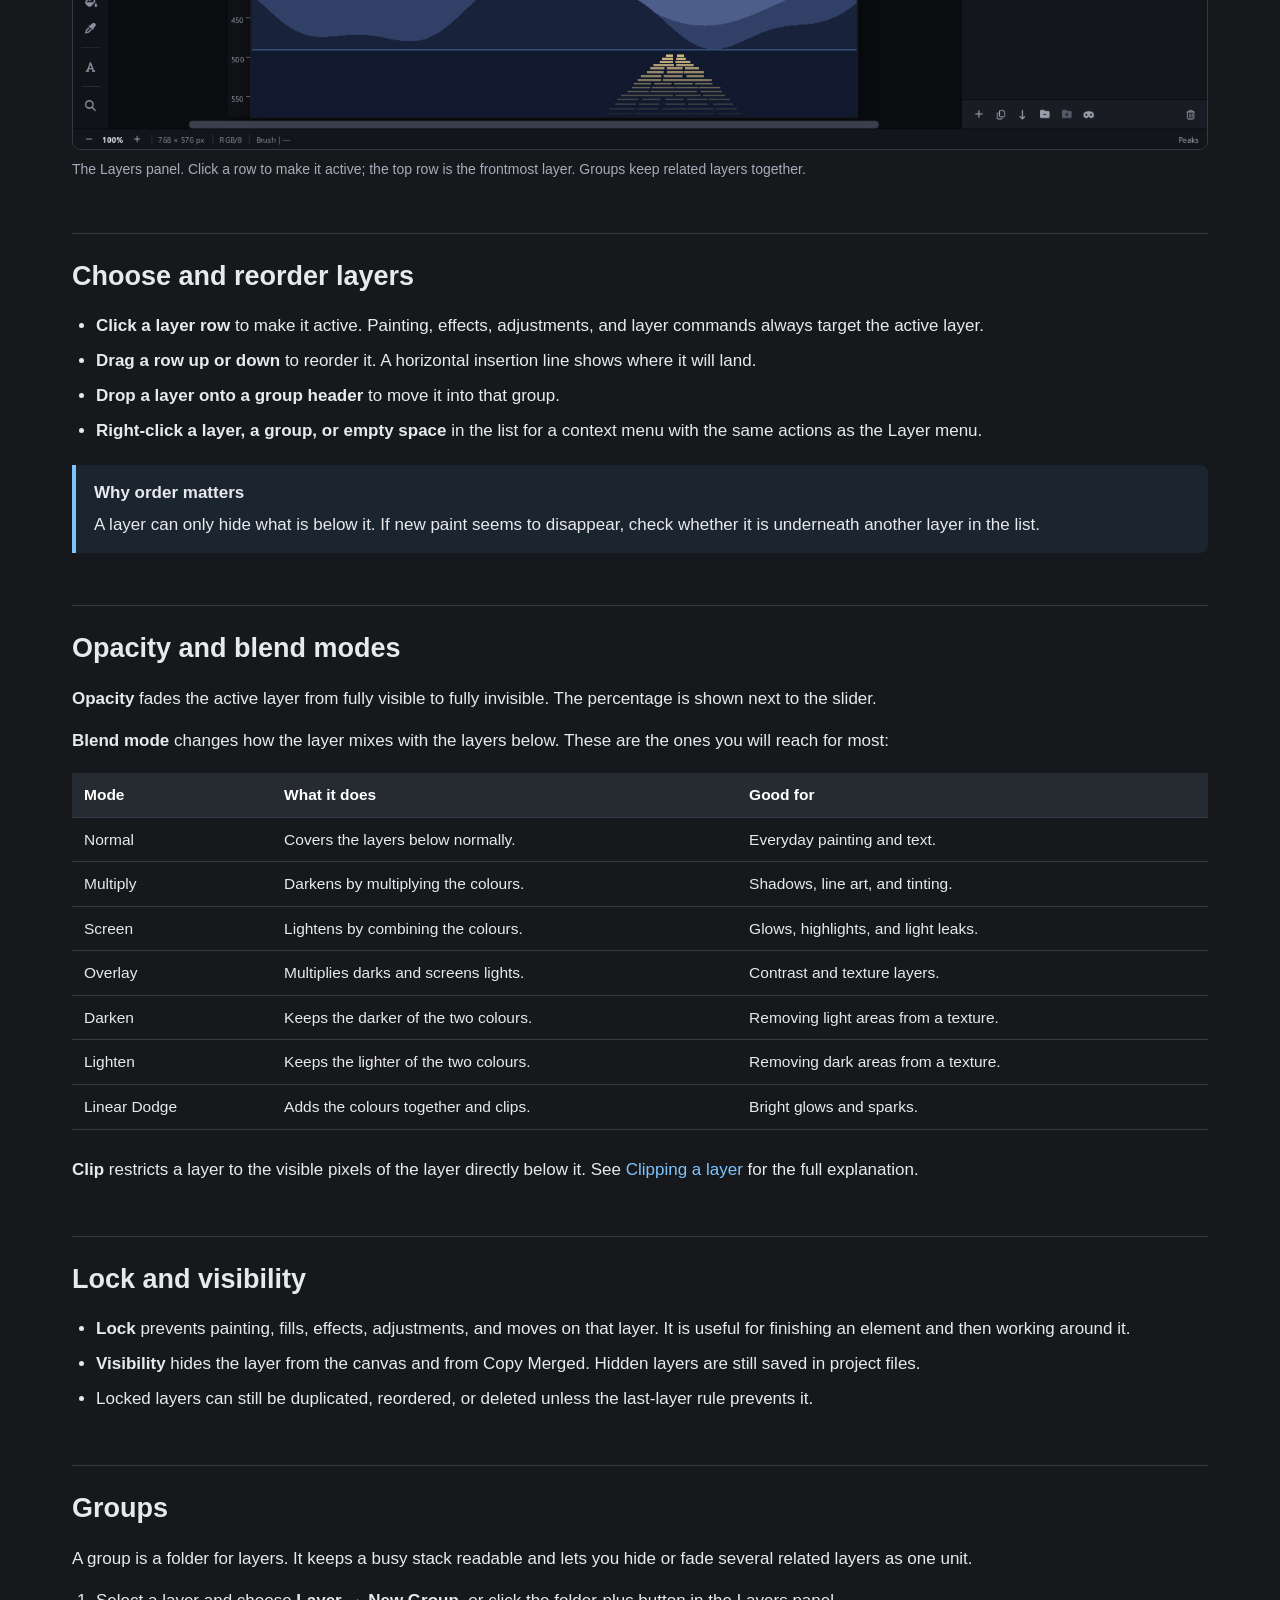
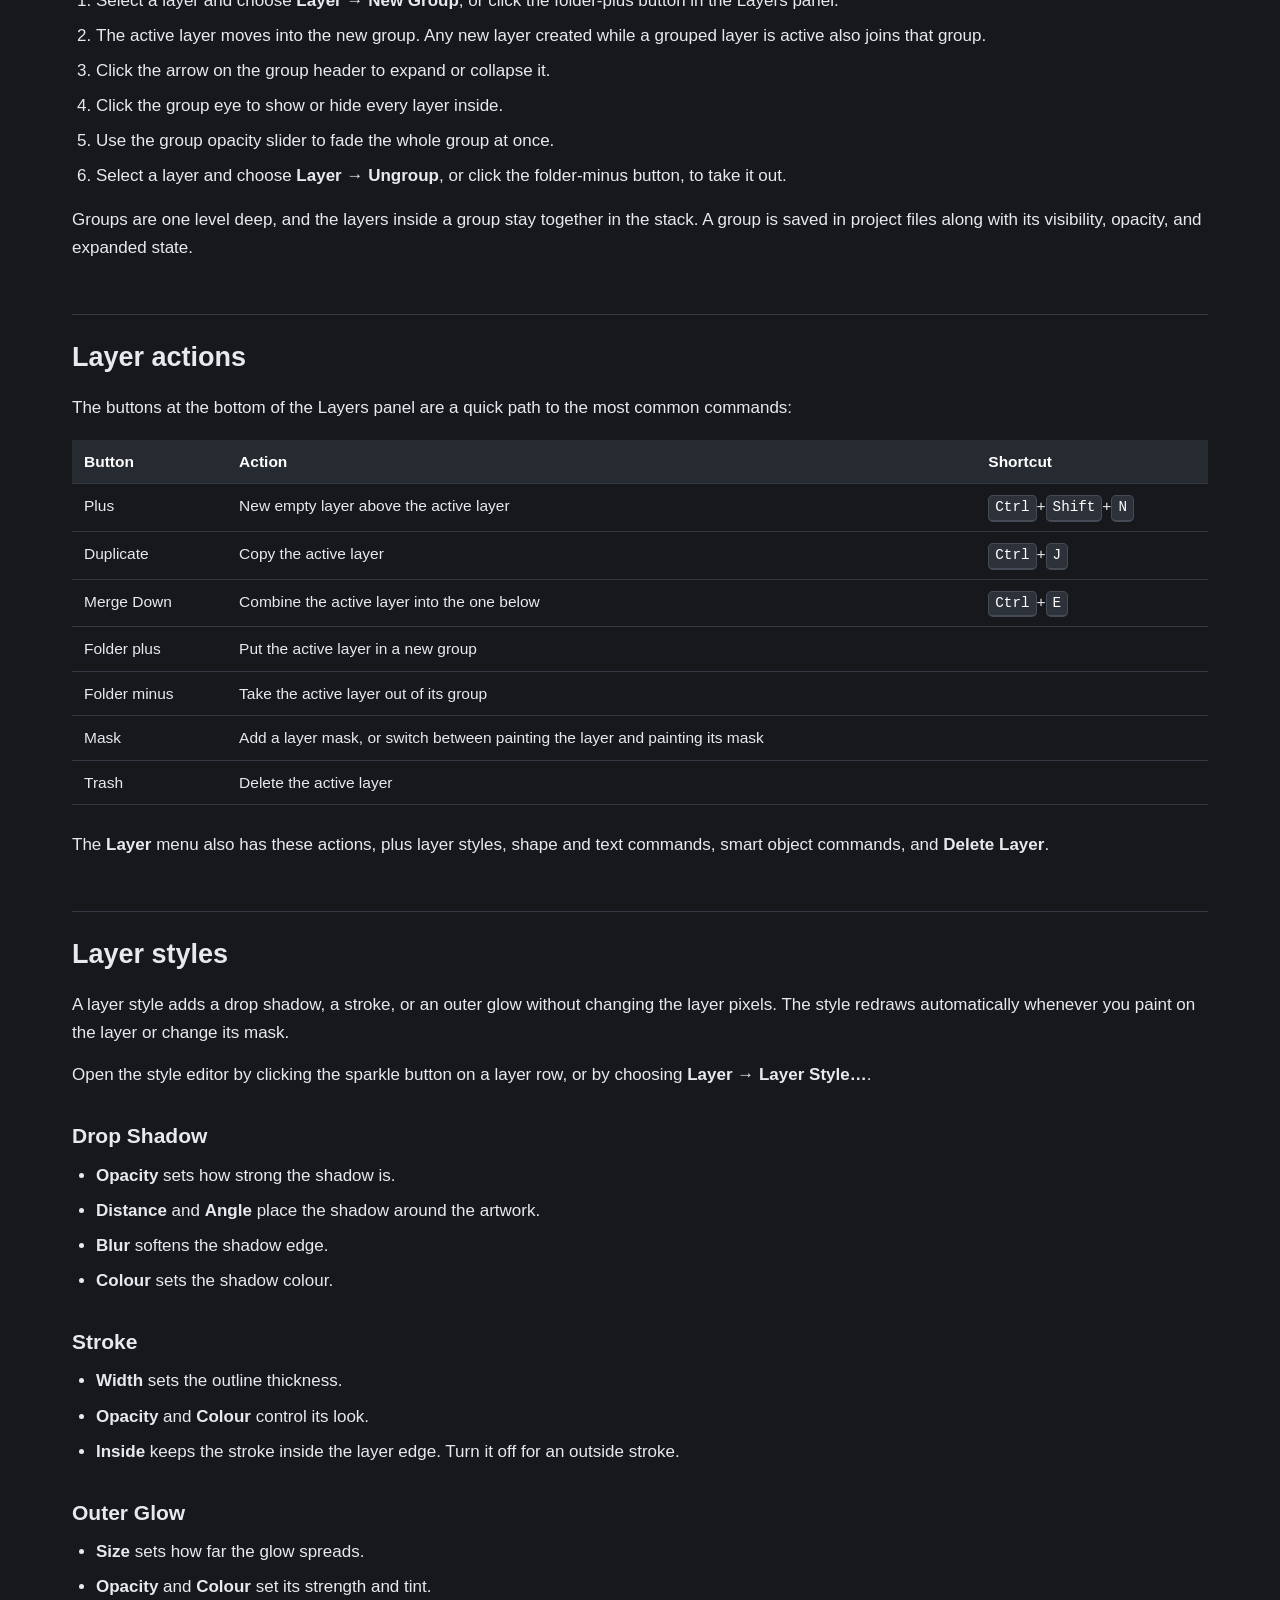
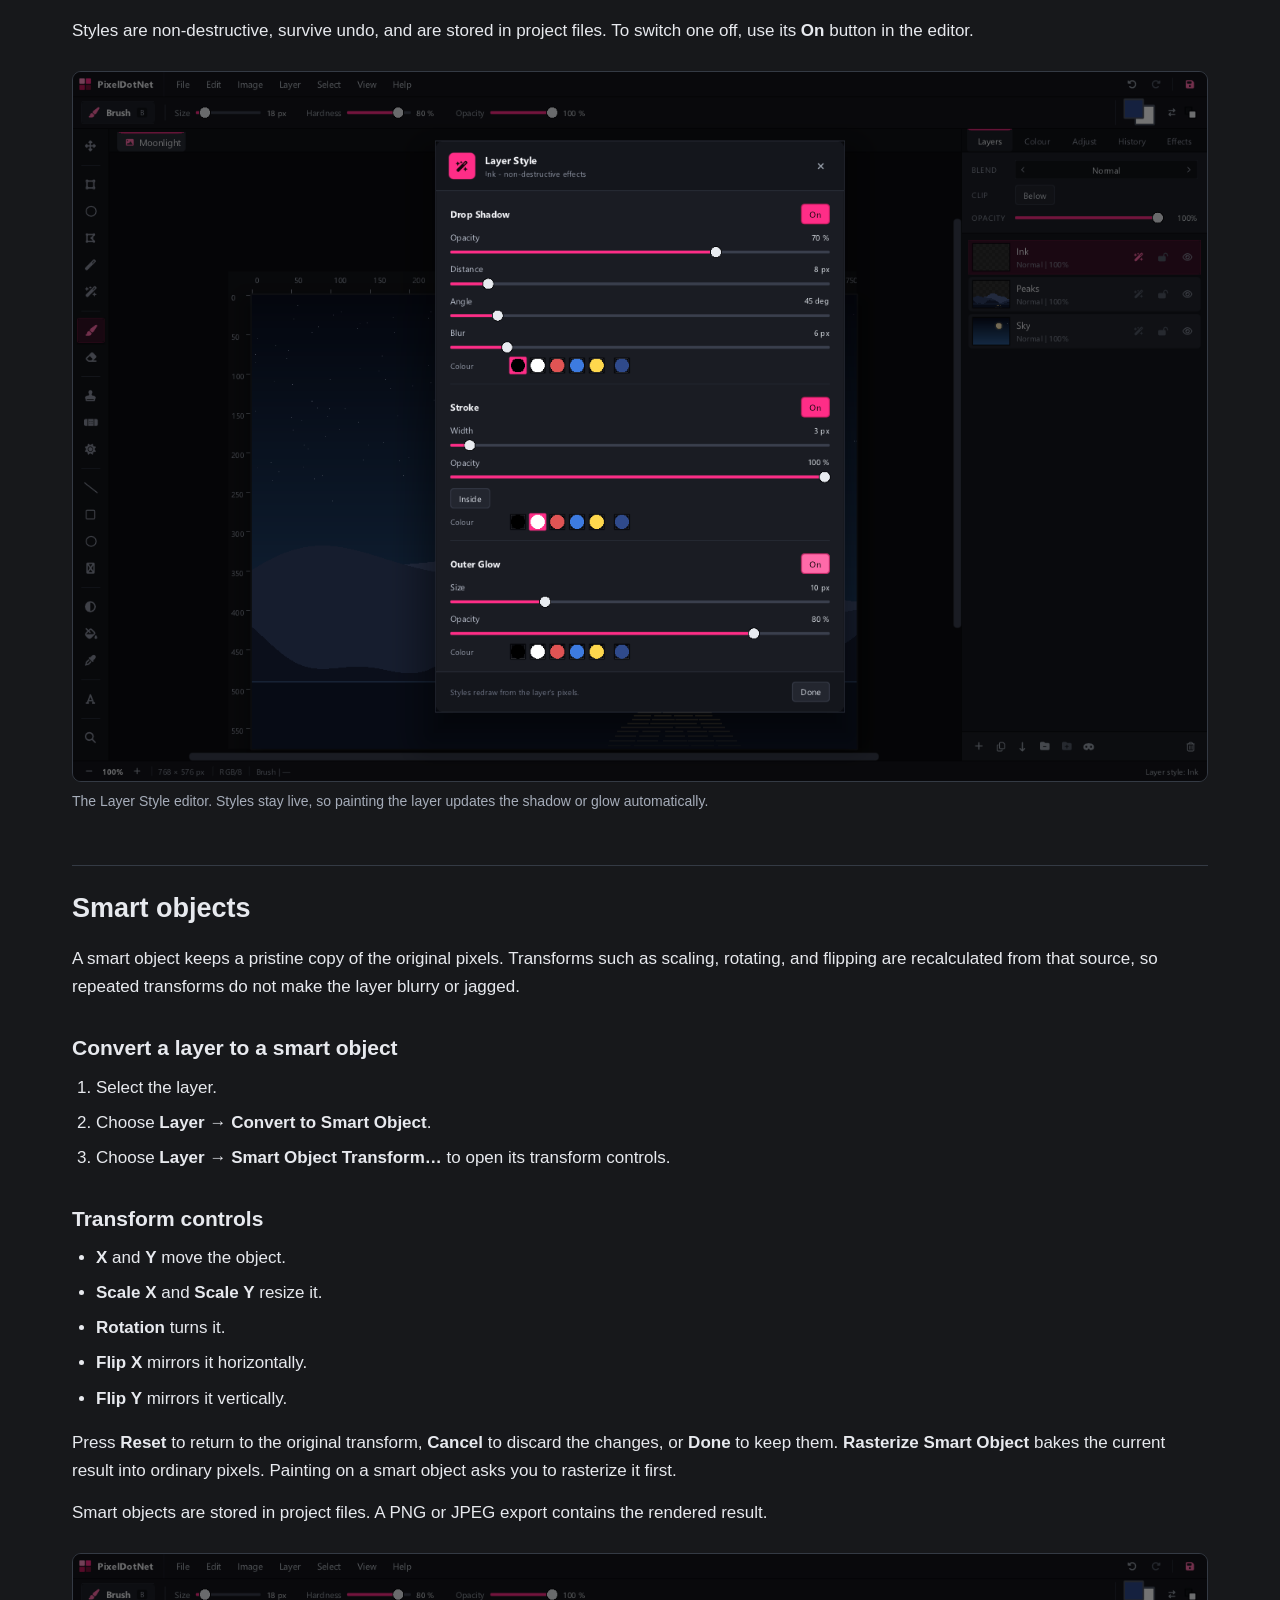
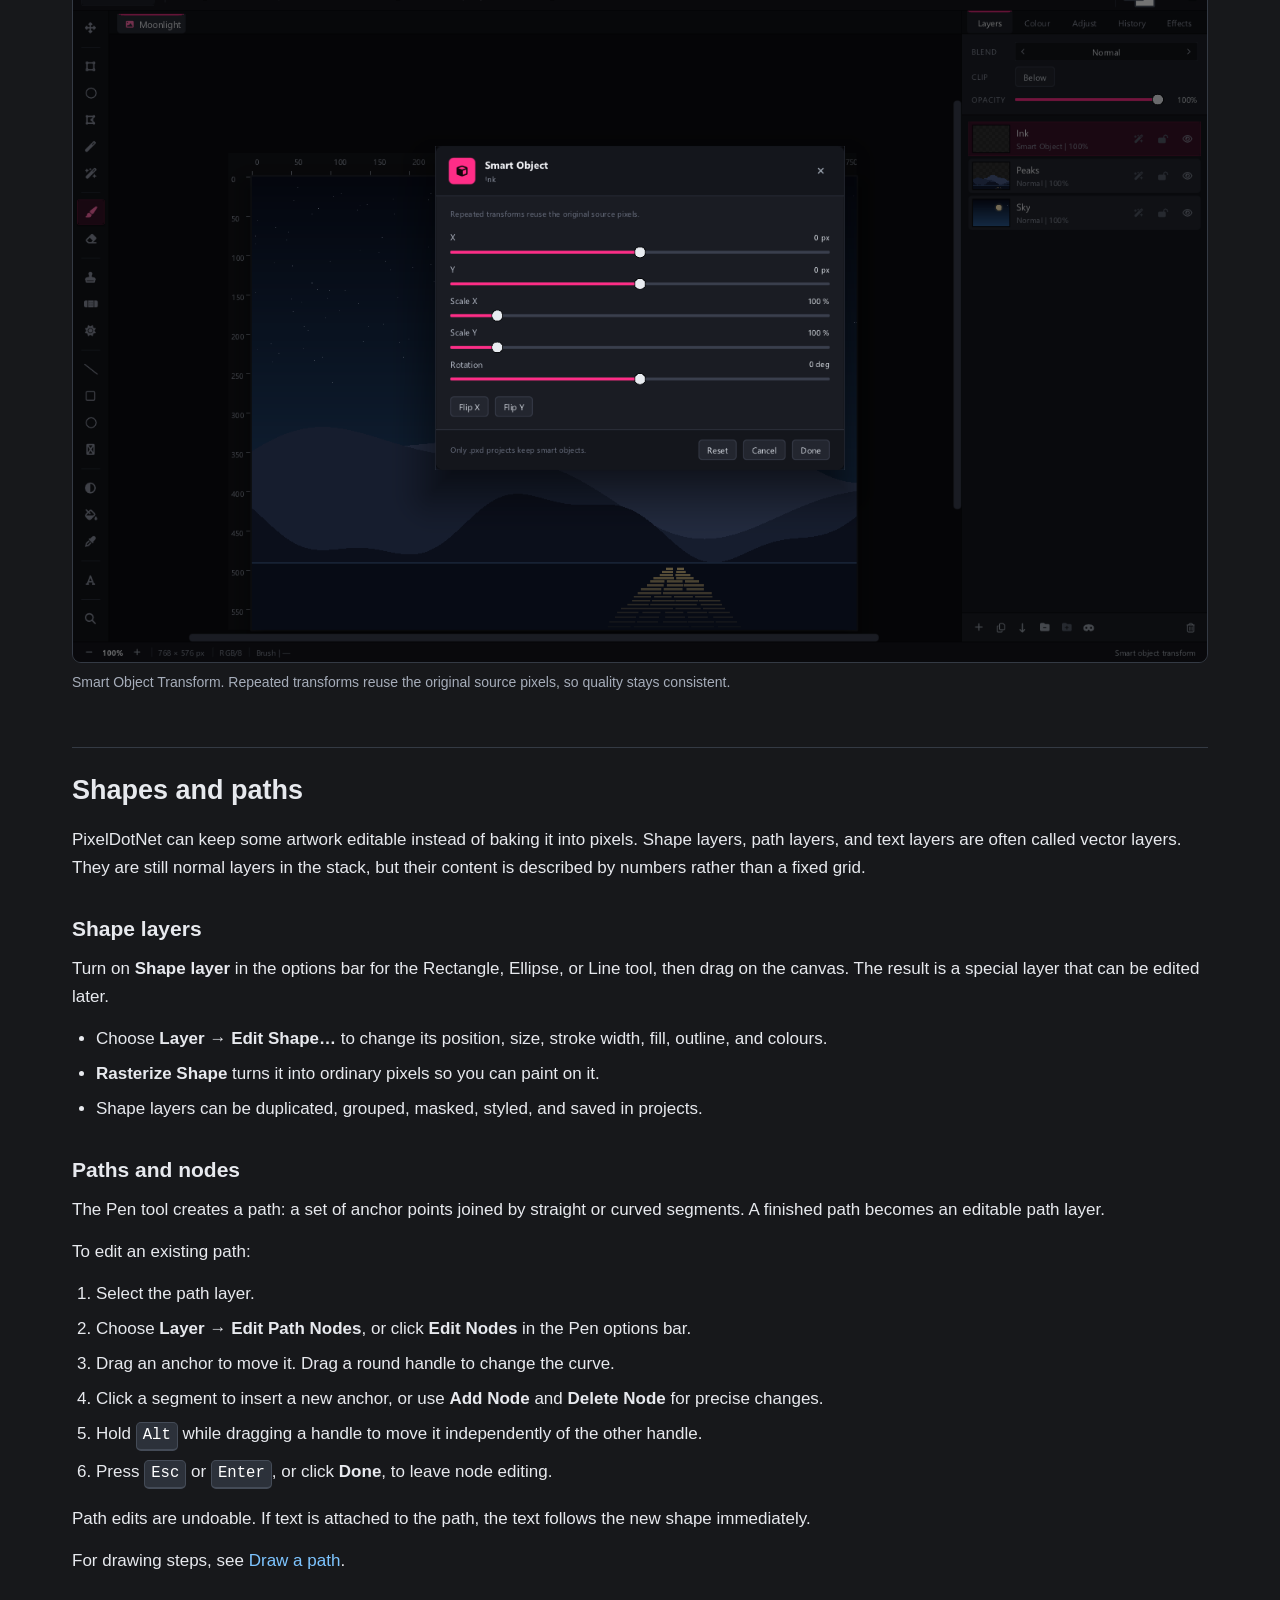
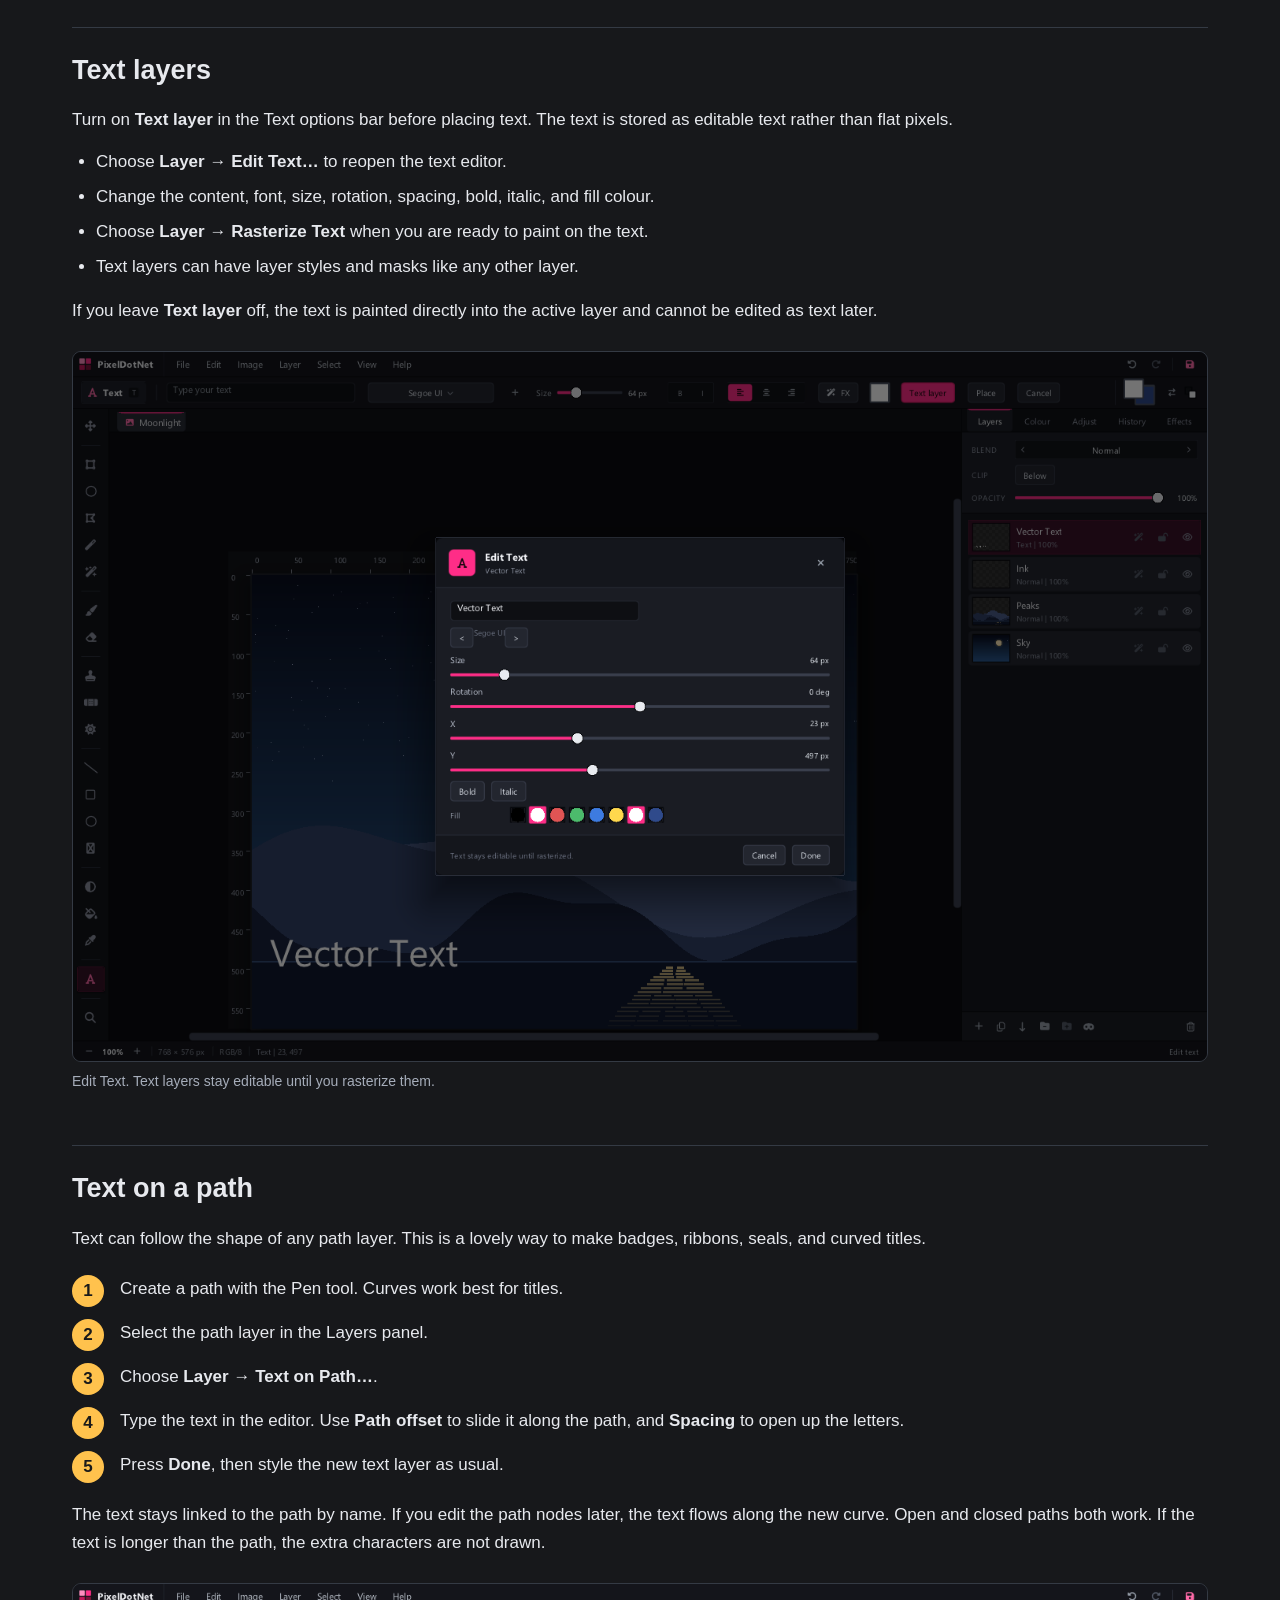
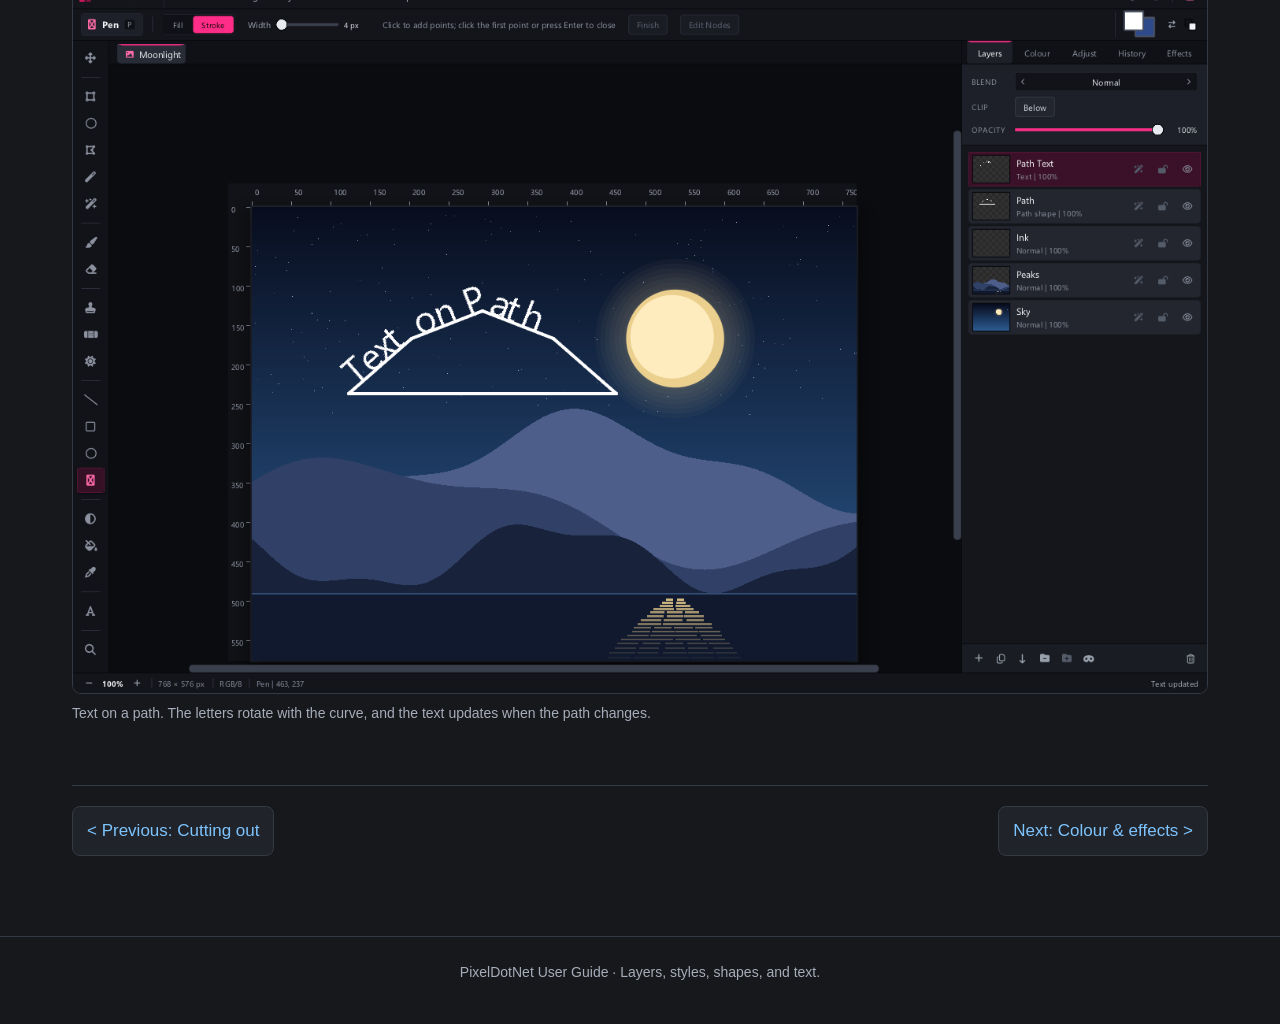
<file: docs/layers.html>
<!DOCTYPE html>
<html lang="en">
<head>
    <meta charset="utf-8">
    <meta name="viewport" content="width=device-width, initial-scale=1">
    <title>Layers, shapes and text - PixelDotNet User Guide</title>
    <link rel="stylesheet" href="style.css">
</head>
<body>
<header class="topbar">
    <div class="topbar-inner">
        <a class="brand" href="index.html">
            <span class="brand-mark"><span></span><span></span><span></span><span></span></span>
            PixelDotNet Guide
        </a>
        <nav class="mainnav">
            <a href="index.html">Home</a>
            <a href="recipes.html">Recipes</a>
            <a href="tools.html">Painting</a>
            <a href="selections.html">Cutting out</a>
            <a class="active" href="layers.html">Layers &amp; text</a>
            <a href="adjustments.html">Colour &amp; effects</a>
            <a href="files.html">Save &amp; share</a>
            <a href="shortcuts.html">Shortcuts</a>
        </nav>
    </div>
</header>

<main>
    <div class="pagehead">
        <h1>Layers, shapes and text</h1>
        <p>Layers are the heart of the program. This chapter explains the Layers panel, groups, masks, styles, smart objects, shape layers, paths, and editable text. Take your time here — almost everything else becomes easier once layers make sense.</p>
    </div>

    <div class="toc">
        <strong>On this page</strong>
        <ol>
            <li><a href="#panel">The Layers panel</a></li>
            <li><a href="#order">Choose and reorder layers</a></li>
            <li><a href="#blend">Opacity and blend modes</a></li>
            <li><a href="#locks">Lock and visibility</a></li>
            <li><a href="#groups">Groups</a></li>
            <li><a href="#actions">Layer actions</a></li>
            <li><a href="#style">Layer styles</a></li>
            <li><a href="#smart">Smart objects</a></li>
            <li><a href="#vector">Shapes and paths</a></li>
            <li><a href="#text-layers">Text layers</a></li>
            <li><a href="#path-text">Text on a path</a></li>
        </ol>
    </div>

    <h2 id="panel">The Layers panel</h2>
    <p>Open the <strong>Layers</strong> tab on the right. Layers are listed from top to bottom: the row at the top is drawn last and appears in front of the others.</p>
    <p>Each row shows:</p>
    <ul>
        <li>A small thumbnail of the layer content</li>
        <li>The layer name and a short description, such as Normal, Multiply, or the shape type</li>
        <li>A sparkle button for layer styles</li>
        <li>A lock button</li>
        <li>A visibility eye</li>
    </ul>
    <p>Above the list are the blend mode picker, the clip control, and the opacity slider. They always apply to the active layer, which is the row highlighted in blue.</p>

    <figure>
        <img src="screenshots/layers.png" alt="The Layers panel with a group, layers, blend mode, clip, opacity, and layer actions" width="1440" height="900" loading="lazy" decoding="async">
        <figcaption>The Layers panel. Click a row to make it active; the top row is the frontmost layer. Groups keep related layers together.</figcaption>
    </figure>

    <h2 id="order">Choose and reorder layers</h2>
    <ul>
        <li><strong>Click a layer row</strong> to make it active. Painting, effects, adjustments, and layer commands always target the active layer.</li>
        <li><strong>Drag a row up or down</strong> to reorder it. A horizontal insertion line shows where it will land.</li>
        <li><strong>Drop a layer onto a group header</strong> to move it into that group.</li>
        <li><strong>Right-click a layer, a group, or empty space</strong> in the list for a context menu with the same actions as the Layer menu.</li>
    </ul>
    <div class="note">
        <strong>Why order matters</strong>
        A layer can only hide what is below it. If new paint seems to disappear, check whether it is underneath another layer in the list.
    </div>

    <h2 id="blend">Opacity and blend modes</h2>
    <p><strong>Opacity</strong> fades the active layer from fully visible to fully invisible. The percentage is shown next to the slider.</p>
    <p><strong>Blend mode</strong> changes how the layer mixes with the layers below. These are the ones you will reach for most:</p>
    <table>
        <tr><th>Mode</th><th>What it does</th><th>Good for</th></tr>
        <tr><td>Normal</td><td>Covers the layers below normally.</td><td>Everyday painting and text.</td></tr>
        <tr><td>Multiply</td><td>Darkens by multiplying the colours.</td><td>Shadows, line art, and tinting.</td></tr>
        <tr><td>Screen</td><td>Lightens by combining the colours.</td><td>Glows, highlights, and light leaks.</td></tr>
        <tr><td>Overlay</td><td>Multiplies darks and screens lights.</td><td>Contrast and texture layers.</td></tr>
        <tr><td>Darken</td><td>Keeps the darker of the two colours.</td><td>Removing light areas from a texture.</td></tr>
        <tr><td>Lighten</td><td>Keeps the lighter of the two colours.</td><td>Removing dark areas from a texture.</td></tr>
        <tr><td>Linear Dodge</td><td>Adds the colours together and clips.</td><td>Bright glows and sparks.</td></tr>
    </table>
    <p><strong>Clip</strong> restricts a layer to the visible pixels of the layer directly below it. See <a href="selections.html#clip">Clipping a layer</a> for the full explanation.</p>

    <h2 id="locks">Lock and visibility</h2>
    <ul>
        <li><strong>Lock</strong> prevents painting, fills, effects, adjustments, and moves on that layer. It is useful for finishing an element and then working around it.</li>
        <li><strong>Visibility</strong> hides the layer from the canvas and from Copy Merged. Hidden layers are still saved in project files.</li>
        <li>Locked layers can still be duplicated, reordered, or deleted unless the last-layer rule prevents it.</li>
    </ul>

    <h2 id="groups">Groups</h2>
    <p>A group is a folder for layers. It keeps a busy stack readable and lets you hide or fade several related layers as one unit.</p>
    <ol>
        <li>Select a layer and choose <strong>Layer → New Group</strong>, or click the folder-plus button in the Layers panel.</li>
        <li>The active layer moves into the new group. Any new layer created while a grouped layer is active also joins that group.</li>
        <li>Click the arrow on the group header to expand or collapse it.</li>
        <li>Click the group eye to show or hide every layer inside.</li>
        <li>Use the group opacity slider to fade the whole group at once.</li>
        <li>Select a layer and choose <strong>Layer → Ungroup</strong>, or click the folder-minus button, to take it out.</li>
    </ol>
    <p>Groups are one level deep, and the layers inside a group stay together in the stack. A group is saved in project files along with its visibility, opacity, and expanded state.</p>

    <h2 id="actions">Layer actions</h2>
    <p>The buttons at the bottom of the Layers panel are a quick path to the most common commands:</p>
    <table>
        <tr><th>Button</th><th>Action</th><th>Shortcut</th></tr>
        <tr><td>Plus</td><td>New empty layer above the active layer</td><td><kbd>Ctrl</kbd>+<kbd>Shift</kbd>+<kbd>N</kbd></td></tr>
        <tr><td>Duplicate</td><td>Copy the active layer</td><td><kbd>Ctrl</kbd>+<kbd>J</kbd></td></tr>
        <tr><td>Merge Down</td><td>Combine the active layer into the one below</td><td><kbd>Ctrl</kbd>+<kbd>E</kbd></td></tr>
        <tr><td>Folder plus</td><td>Put the active layer in a new group</td><td></td></tr>
        <tr><td>Folder minus</td><td>Take the active layer out of its group</td><td></td></tr>
        <tr><td>Mask</td><td>Add a layer mask, or switch between painting the layer and painting its mask</td><td></td></tr>
        <tr><td>Trash</td><td>Delete the active layer</td><td></td></tr>
    </table>
    <p>The <strong>Layer</strong> menu also has these actions, plus layer styles, shape and text commands, smart object commands, and <strong>Delete Layer</strong>.</p>

    <h2 id="style">Layer styles</h2>
    <p>A layer style adds a drop shadow, a stroke, or an outer glow without changing the layer pixels. The style redraws automatically whenever you paint on the layer or change its mask.</p>
    <p>Open the style editor by clicking the sparkle button on a layer row, or by choosing <strong>Layer → Layer Style…</strong>.</p>

    <h3>Drop Shadow</h3>
    <ul>
        <li><strong>Opacity</strong> sets how strong the shadow is.</li>
        <li><strong>Distance</strong> and <strong>Angle</strong> place the shadow around the artwork.</li>
        <li><strong>Blur</strong> softens the shadow edge.</li>
        <li><strong>Colour</strong> sets the shadow colour.</li>
    </ul>

    <h3>Stroke</h3>
    <ul>
        <li><strong>Width</strong> sets the outline thickness.</li>
        <li><strong>Opacity</strong> and <strong>Colour</strong> control its look.</li>
        <li><strong>Inside</strong> keeps the stroke inside the layer edge. Turn it off for an outside stroke.</li>
    </ul>

    <h3>Outer Glow</h3>
    <ul>
        <li><strong>Size</strong> sets how far the glow spreads.</li>
        <li><strong>Opacity</strong> and <strong>Colour</strong> set its strength and tint.</li>
    </ul>
    <p>Styles are non-destructive, survive undo, and are stored in project files. To switch one off, use its <strong>On</strong> button in the editor.</p>

    <figure>
        <img src="screenshots/layerstyle.png" alt="The Layer Style dialog showing Drop Shadow, Stroke, and Outer Glow controls" width="1440" height="900" loading="lazy" decoding="async">
        <figcaption>The Layer Style editor. Styles stay live, so painting the layer updates the shadow or glow automatically.</figcaption>
    </figure>

    <h2 id="smart">Smart objects</h2>
    <p>A smart object keeps a pristine copy of the original pixels. Transforms such as scaling, rotating, and flipping are recalculated from that source, so repeated transforms do not make the layer blurry or jagged.</p>
    <h3>Convert a layer to a smart object</h3>
    <ol>
        <li>Select the layer.</li>
        <li>Choose <strong>Layer → Convert to Smart Object</strong>.</li>
        <li>Choose <strong>Layer → Smart Object Transform…</strong> to open its transform controls.</li>
    </ol>
    <h3>Transform controls</h3>
    <ul>
        <li><strong>X</strong> and <strong>Y</strong> move the object.</li>
        <li><strong>Scale X</strong> and <strong>Scale Y</strong> resize it.</li>
        <li><strong>Rotation</strong> turns it.</li>
        <li><strong>Flip X</strong> mirrors it horizontally.</li>
        <li><strong>Flip Y</strong> mirrors it vertically.</li>
    </ul>
    <p>Press <strong>Reset</strong> to return to the original transform, <strong>Cancel</strong> to discard the changes, or <strong>Done</strong> to keep them. <strong>Rasterize Smart Object</strong> bakes the current result into ordinary pixels. Painting on a smart object asks you to rasterize it first.</p>
    <p>Smart objects are stored in project files. A PNG or JPEG export contains the rendered result.</p>

    <figure>
        <img src="screenshots/smartobject.png" alt="The Smart Object transform dialog with position, scale, rotation, and flip controls" width="1440" height="900" loading="lazy" decoding="async">
        <figcaption>Smart Object Transform. Repeated transforms reuse the original source pixels, so quality stays consistent.</figcaption>
    </figure>

    <h2 id="vector">Shapes and paths</h2>
    <p>PixelDotNet can keep some artwork editable instead of baking it into pixels. Shape layers, path layers, and text layers are often called vector layers. They are still normal layers in the stack, but their content is described by numbers rather than a fixed grid.</p>

    <h3>Shape layers</h3>
    <p>Turn on <strong>Shape layer</strong> in the options bar for the Rectangle, Ellipse, or Line tool, then drag on the canvas. The result is a special layer that can be edited later.</p>
    <ul>
        <li>Choose <strong>Layer → Edit Shape…</strong> to change its position, size, stroke width, fill, outline, and colours.</li>
        <li><strong>Rasterize Shape</strong> turns it into ordinary pixels so you can paint on it.</li>
        <li>Shape layers can be duplicated, grouped, masked, styled, and saved in projects.</li>
    </ul>

    <h3>Paths and nodes</h3>
    <p>The Pen tool creates a path: a set of anchor points joined by straight or curved segments. A finished path becomes an editable path layer.</p>
    <p>To edit an existing path:</p>
    <ol>
        <li>Select the path layer.</li>
        <li>Choose <strong>Layer → Edit Path Nodes</strong>, or click <strong>Edit Nodes</strong> in the Pen options bar.</li>
        <li>Drag an anchor to move it. Drag a round handle to change the curve.</li>
        <li>Click a segment to insert a new anchor, or use <strong>Add Node</strong> and <strong>Delete Node</strong> for precise changes.</li>
        <li>Hold <kbd>Alt</kbd> while dragging a handle to move it independently of the other handle.</li>
        <li>Press <kbd>Esc</kbd> or <kbd>Enter</kbd>, or click <strong>Done</strong>, to leave node editing.</li>
    </ol>
    <p>Path edits are undoable. If text is attached to the path, the text follows the new shape immediately.</p>
    <p>For drawing steps, see <a href="tools.html#pen">Draw a path</a>.</p>

    <h2 id="text-layers">Text layers</h2>
    <p>Turn on <strong>Text layer</strong> in the Text options bar before placing text. The text is stored as editable text rather than flat pixels.</p>
    <ul>
        <li>Choose <strong>Layer → Edit Text…</strong> to reopen the text editor.</li>
        <li>Change the content, font, size, rotation, spacing, bold, italic, and fill colour.</li>
        <li>Choose <strong>Layer → Rasterize Text</strong> when you are ready to paint on the text.</li>
        <li>Text layers can have layer styles and masks like any other layer.</li>
    </ul>
    <p>If you leave <strong>Text layer</strong> off, the text is painted directly into the active layer and cannot be edited as text later.</p>

    <figure>
        <img src="screenshots/text.png" alt="The Edit Text dialog with text content, font, size, rotation, and fill controls" width="1440" height="900" loading="lazy" decoding="async">
        <figcaption>Edit Text. Text layers stay editable until you rasterize them.</figcaption>
    </figure>

    <h2 id="path-text">Text on a path</h2>
    <p>Text can follow the shape of any path layer. This is a lovely way to make badges, ribbons, seals, and curved titles.</p>
    <ol class="steps">
        <li>Create a path with the Pen tool. Curves work best for titles.</li>
        <li>Select the path layer in the Layers panel.</li>
        <li>Choose <strong>Layer → Text on Path…</strong>.</li>
        <li>Type the text in the editor. Use <strong>Path offset</strong> to slide it along the path, and <strong>Spacing</strong> to open up the letters.</li>
        <li>Press <strong>Done</strong>, then style the new text layer as usual.</li>
    </ol>
    <p>The text stays linked to the path by name. If you edit the path nodes later, the text flows along the new curve. Open and closed paths both work. If the text is longer than the path, the extra characters are not drawn.</p>

    <figure>
        <img src="screenshots/textpath.png" alt="Text following a curved path layer" width="1440" height="900" loading="lazy" decoding="async">
        <figcaption>Text on a path. The letters rotate with the curve, and the text updates when the path changes.</figcaption>
    </figure>

    <div class="pager">
        <a href="selections.html">&lt; Previous: Cutting out</a>
        <a href="adjustments.html">Next: Colour &amp; effects &gt;</a>
    </div>
</main>

<footer>PixelDotNet User Guide · Layers, styles, shapes, and text.</footer>
</body>
</html>
</file>
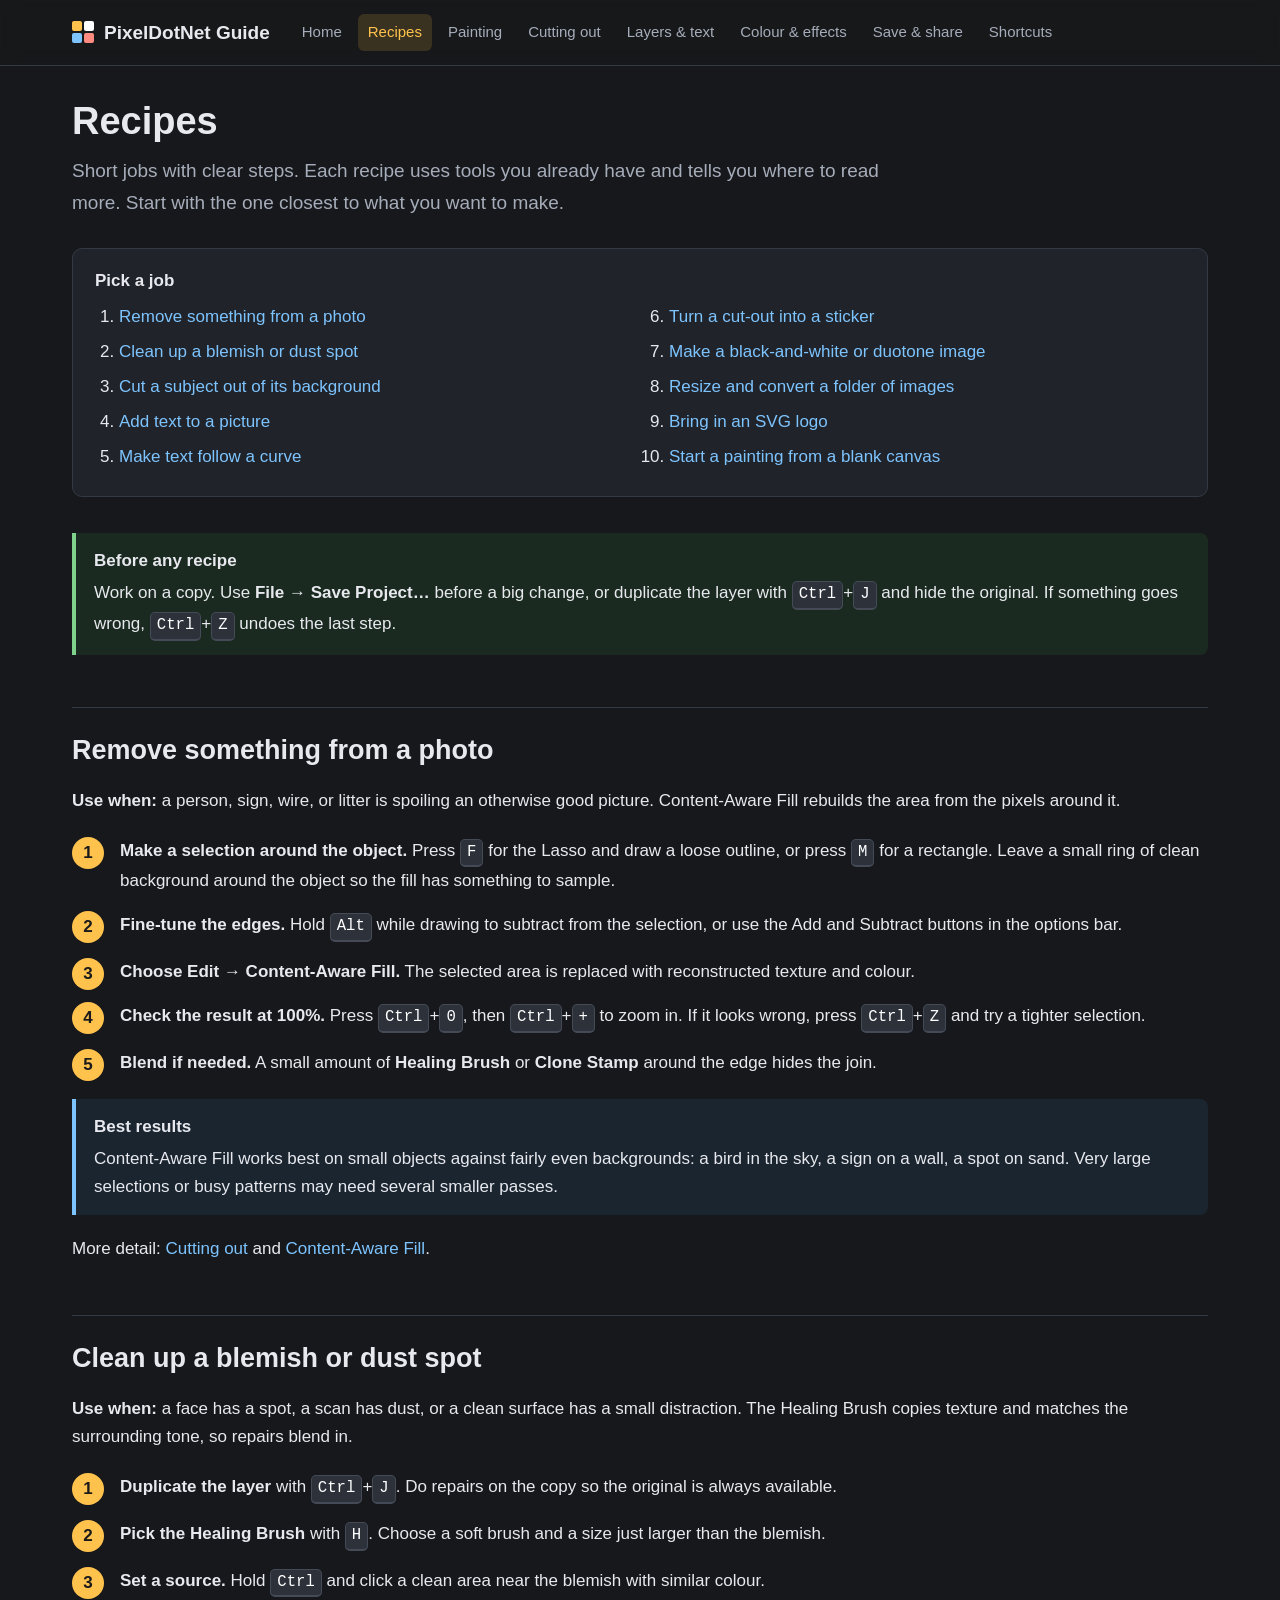
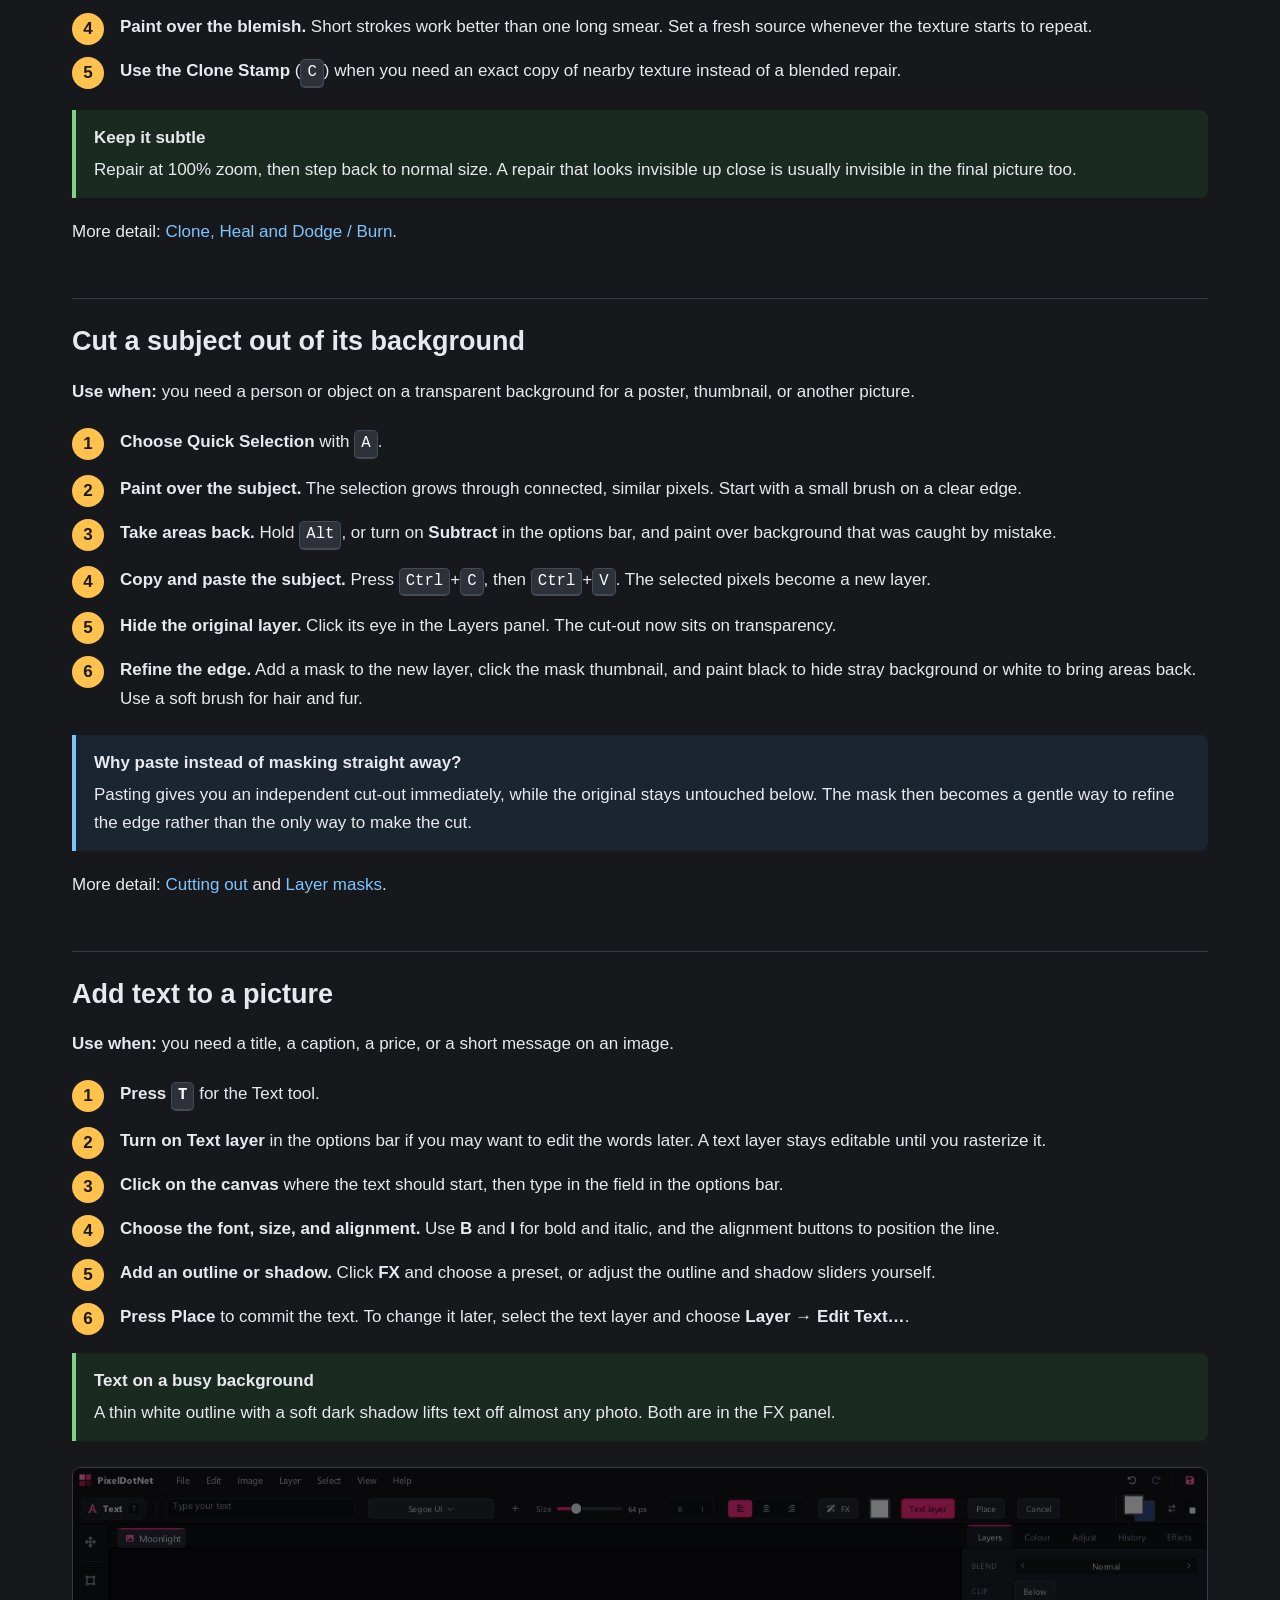
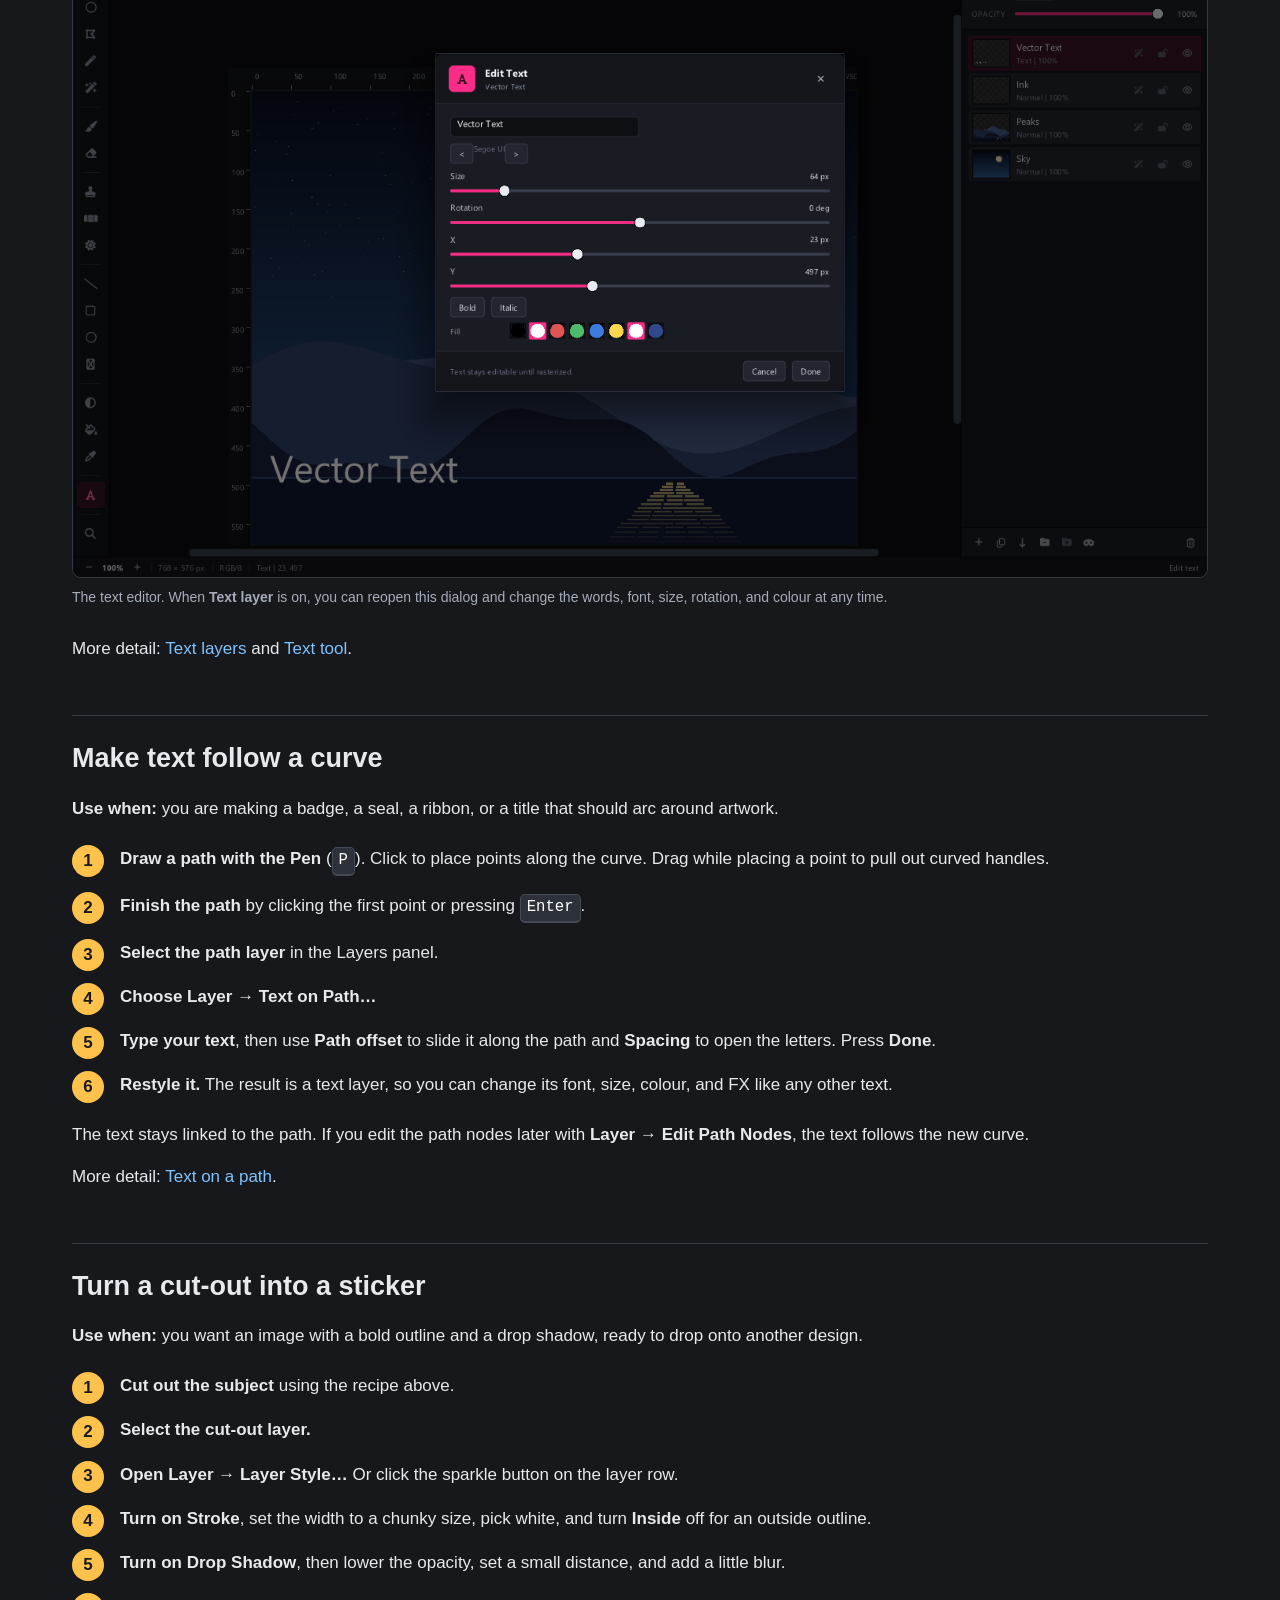
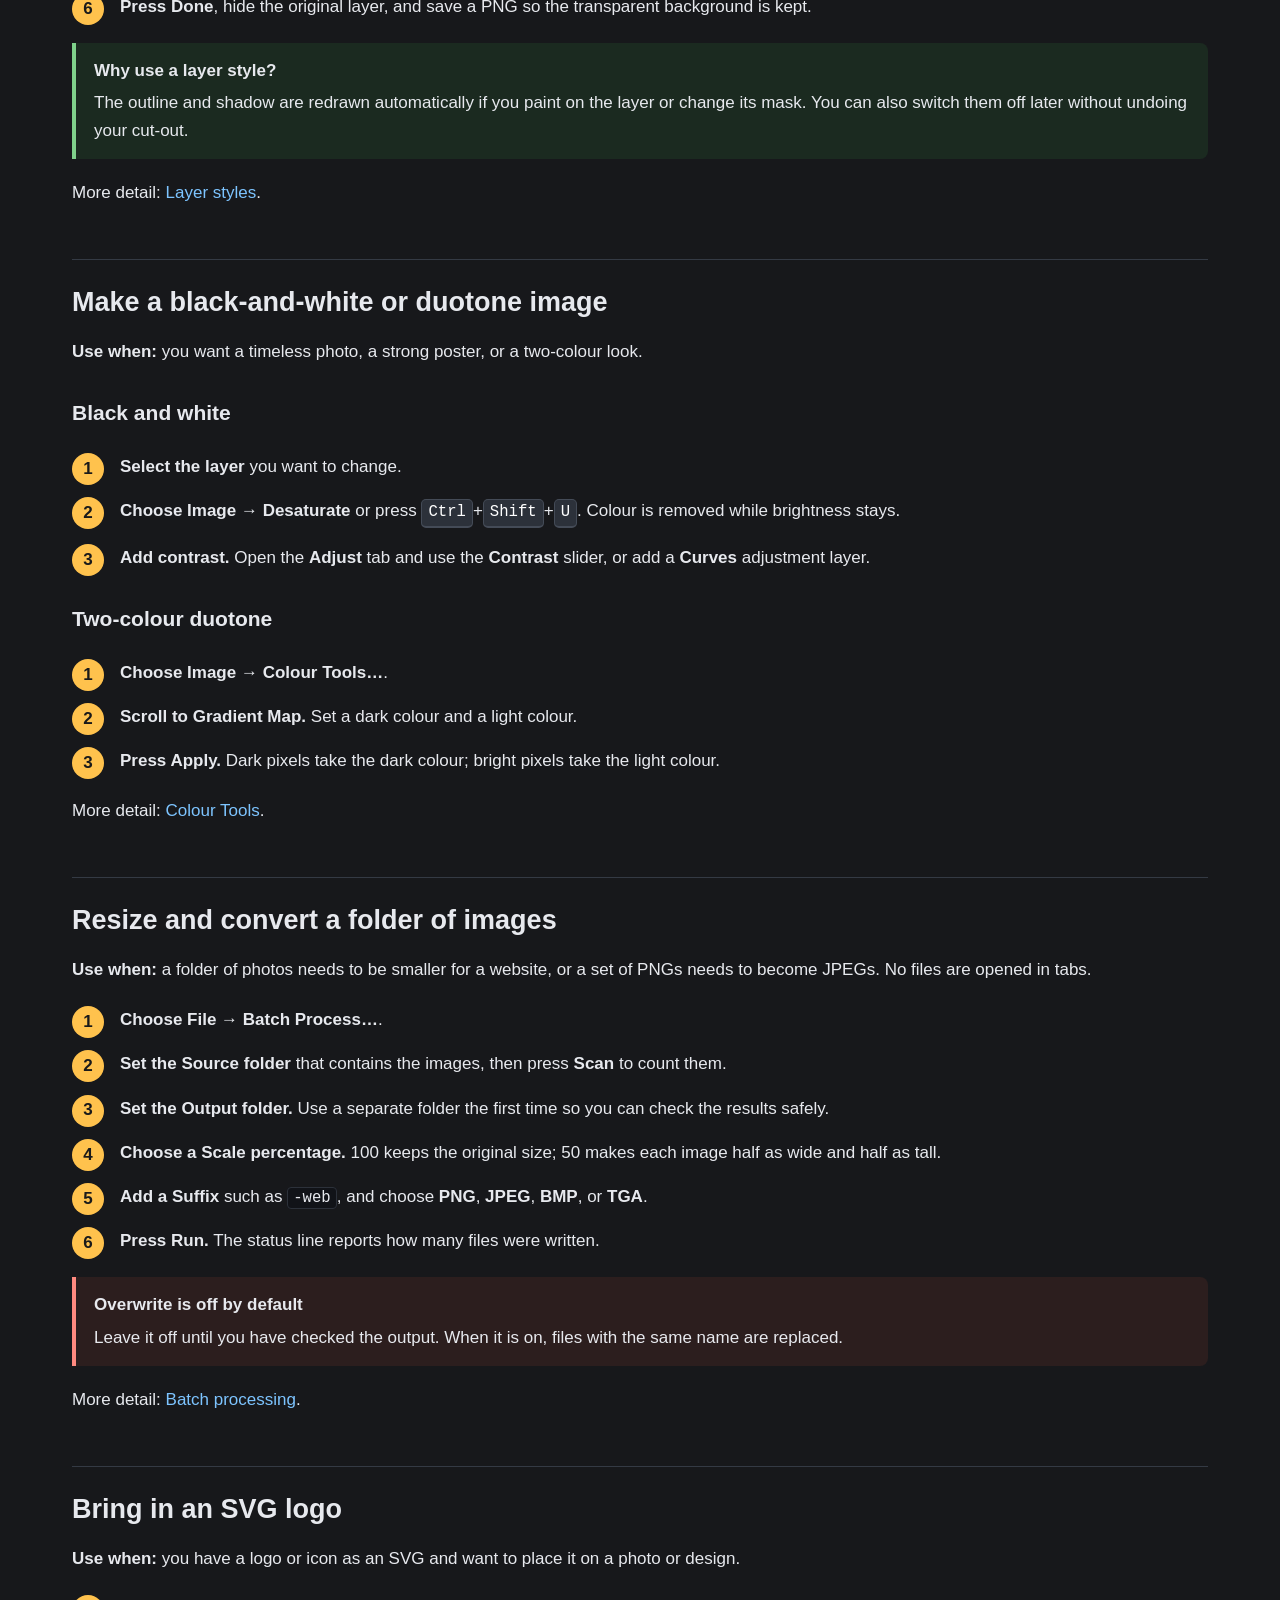
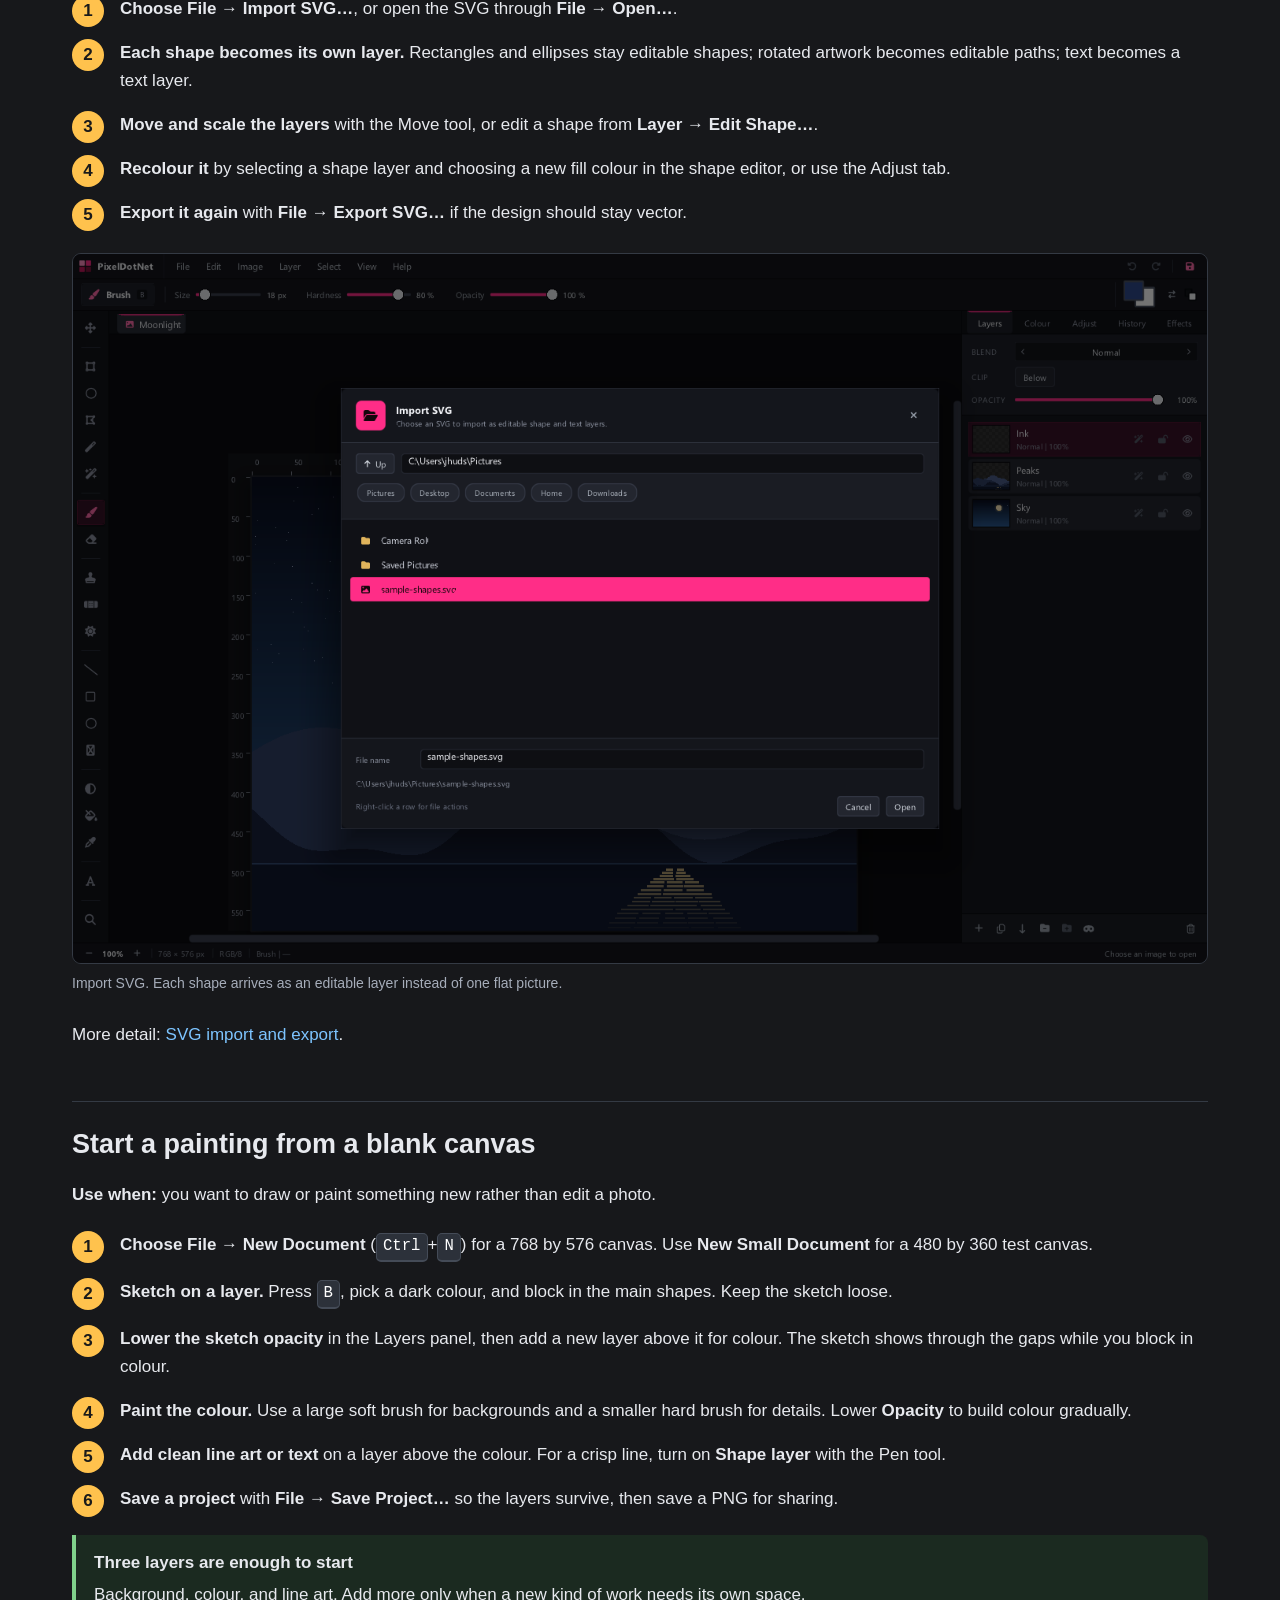
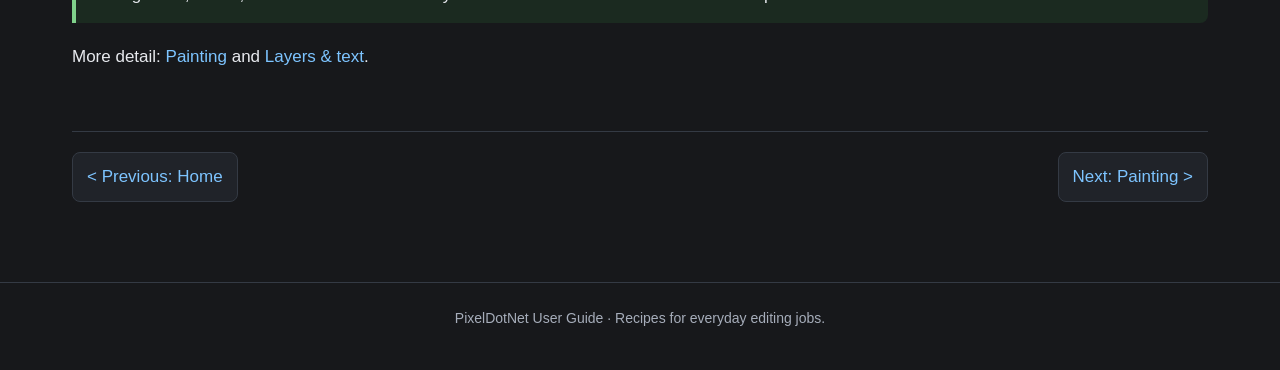
<file: docs/recipes.html>
<!DOCTYPE html>
<html lang="en">
<head>
    <meta charset="utf-8">
    <meta name="viewport" content="width=device-width, initial-scale=1">
    <title>Recipes - PixelDotNet User Guide</title>
    <link rel="stylesheet" href="style.css">
</head>
<body>
<header class="topbar">
    <div class="topbar-inner">
        <a class="brand" href="index.html">
            <span class="brand-mark"><span></span><span></span><span></span><span></span></span>
            PixelDotNet Guide
        </a>
        <nav class="mainnav">
            <a href="index.html">Home</a>
            <a class="active" href="recipes.html">Recipes</a>
            <a href="tools.html">Painting</a>
            <a href="selections.html">Cutting out</a>
            <a href="layers.html">Layers &amp; text</a>
            <a href="adjustments.html">Colour &amp; effects</a>
            <a href="files.html">Save &amp; share</a>
            <a href="shortcuts.html">Shortcuts</a>
        </nav>
    </div>
</header>

<main>
    <div class="pagehead">
        <h1>Recipes</h1>
        <p>Short jobs with clear steps. Each recipe uses tools you already have and tells you where to read more. Start with the one closest to what you want to make.</p>
    </div>

    <div class="toc">
        <strong>Pick a job</strong>
        <ol>
            <li><a href="#remove">Remove something from a photo</a></li>
            <li><a href="#retouch">Clean up a blemish or dust spot</a></li>
            <li><a href="#cutout">Cut a subject out of its background</a></li>
            <li><a href="#text">Add text to a picture</a></li>
            <li><a href="#curved-text">Make text follow a curve</a></li>
            <li><a href="#sticker">Turn a cut-out into a sticker</a></li>
            <li><a href="#black-white">Make a black-and-white or duotone image</a></li>
            <li><a href="#batch">Resize and convert a folder of images</a></li>
            <li><a href="#svg">Bring in an SVG logo</a></li>
            <li><a href="#paint">Start a painting from a blank canvas</a></li>
        </ol>
    </div>

    <div class="tip">
        <strong>Before any recipe</strong>
        Work on a copy. Use <strong>File → Save Project…</strong> before a big change, or duplicate the layer with <kbd>Ctrl</kbd>+<kbd>J</kbd> and hide the original. If something goes wrong, <kbd>Ctrl</kbd>+<kbd>Z</kbd> undoes the last step.
    </div>

    <h2 id="remove">Remove something from a photo</h2>
    <p><strong>Use when:</strong> a person, sign, wire, or litter is spoiling an otherwise good picture. Content-Aware Fill rebuilds the area from the pixels around it.</p>
    <ol class="steps">
        <li><strong>Make a selection around the object.</strong> Press <kbd>F</kbd> for the Lasso and draw a loose outline, or press <kbd>M</kbd> for a rectangle. Leave a small ring of clean background around the object so the fill has something to sample.</li>
        <li><strong>Fine-tune the edges.</strong> Hold <kbd>Alt</kbd> while drawing to subtract from the selection, or use the Add and Subtract buttons in the options bar.</li>
        <li><strong>Choose Edit → Content-Aware Fill.</strong> The selected area is replaced with reconstructed texture and colour.</li>
        <li><strong>Check the result at 100%.</strong> Press <kbd>Ctrl</kbd>+<kbd>0</kbd>, then <kbd>Ctrl</kbd>+<kbd>+</kbd> to zoom in. If it looks wrong, press <kbd>Ctrl</kbd>+<kbd>Z</kbd> and try a tighter selection.</li>
        <li><strong>Blend if needed.</strong> A small amount of <strong>Healing Brush</strong> or <strong>Clone Stamp</strong> around the edge hides the join.</li>
    </ol>
    <div class="note">
        <strong>Best results</strong>
        Content-Aware Fill works best on small objects against fairly even backgrounds: a bird in the sky, a sign on a wall, a spot on sand. Very large selections or busy patterns may need several smaller passes.
    </div>
    <p>More detail: <a href="selections.html">Cutting out</a> and <a href="adjustments.html#smart-tools">Content-Aware Fill</a>.</p>

    <h2 id="retouch">Clean up a blemish or dust spot</h2>
    <p><strong>Use when:</strong> a face has a spot, a scan has dust, or a clean surface has a small distraction. The Healing Brush copies texture and matches the surrounding tone, so repairs blend in.</p>
    <ol class="steps">
        <li><strong>Duplicate the layer</strong> with <kbd>Ctrl</kbd>+<kbd>J</kbd>. Do repairs on the copy so the original is always available.</li>
        <li><strong>Pick the Healing Brush</strong> with <kbd>H</kbd>. Choose a soft brush and a size just larger than the blemish.</li>
        <li><strong>Set a source.</strong> Hold <kbd>Ctrl</kbd> and click a clean area near the blemish with similar colour.</li>
        <li><strong>Paint over the blemish.</strong> Short strokes work better than one long smear. Set a fresh source whenever the texture starts to repeat.</li>
        <li><strong>Use the Clone Stamp</strong> (<kbd>C</kbd>) when you need an exact copy of nearby texture instead of a blended repair.</li>
    </ol>
    <div class="tip">
        <strong>Keep it subtle</strong>
        Repair at 100% zoom, then step back to normal size. A repair that looks invisible up close is usually invisible in the final picture too.
    </div>
    <p>More detail: <a href="tools.html#repair">Clone, Heal and Dodge / Burn</a>.</p>

    <h2 id="cutout">Cut a subject out of its background</h2>
    <p><strong>Use when:</strong> you need a person or object on a transparent background for a poster, thumbnail, or another picture.</p>
    <ol class="steps">
        <li><strong>Choose Quick Selection</strong> with <kbd>A</kbd>.</li>
        <li><strong>Paint over the subject.</strong> The selection grows through connected, similar pixels. Start with a small brush on a clear edge.</li>
        <li><strong>Take areas back.</strong> Hold <kbd>Alt</kbd>, or turn on <strong>Subtract</strong> in the options bar, and paint over background that was caught by mistake.</li>
        <li><strong>Copy and paste the subject.</strong> Press <kbd>Ctrl</kbd>+<kbd>C</kbd>, then <kbd>Ctrl</kbd>+<kbd>V</kbd>. The selected pixels become a new layer.</li>
        <li><strong>Hide the original layer.</strong> Click its eye in the Layers panel. The cut-out now sits on transparency.</li>
        <li><strong>Refine the edge.</strong> Add a mask to the new layer, click the mask thumbnail, and paint black to hide stray background or white to bring areas back. Use a soft brush for hair and fur.</li>
    </ol>
    <div class="note">
        <strong>Why paste instead of masking straight away?</strong>
        Pasting gives you an independent cut-out immediately, while the original stays untouched below. The mask then becomes a gentle way to refine the edge rather than the only way to make the cut.
    </div>
    <p>More detail: <a href="selections.html">Cutting out</a> and <a href="selections.html#masks">Layer masks</a>.</p>

    <h2 id="text">Add text to a picture</h2>
    <p><strong>Use when:</strong> you need a title, a caption, a price, or a short message on an image.</p>
    <ol class="steps">
        <li><strong>Press <kbd>T</kbd></strong> for the Text tool.</li>
        <li><strong>Turn on Text layer</strong> in the options bar if you may want to edit the words later. A text layer stays editable until you rasterize it.</li>
        <li><strong>Click on the canvas</strong> where the text should start, then type in the field in the options bar.</li>
        <li><strong>Choose the font, size, and alignment.</strong> Use <strong>B</strong> and <strong>I</strong> for bold and italic, and the alignment buttons to position the line.</li>
        <li><strong>Add an outline or shadow.</strong> Click <strong>FX</strong> and choose a preset, or adjust the outline and shadow sliders yourself.</li>
        <li><strong>Press Place</strong> to commit the text. To change it later, select the text layer and choose <strong>Layer → Edit Text…</strong>.</li>
    </ol>
    <div class="tip">
        <strong>Text on a busy background</strong>
        A thin white outline with a soft dark shadow lifts text off almost any photo. Both are in the FX panel.
    </div>
    <figure>
        <img src="screenshots/text.png" alt="The Edit Text dialog with the text content, font, size, rotation, and fill controls" width="1440" height="900" loading="lazy" decoding="async">
        <figcaption>The text editor. When <strong>Text layer</strong> is on, you can reopen this dialog and change the words, font, size, rotation, and colour at any time.</figcaption>
    </figure>
    <p>More detail: <a href="layers.html#text-layers">Text layers</a> and <a href="tools.html#text">Text tool</a>.</p>

    <h2 id="curved-text">Make text follow a curve</h2>
    <p><strong>Use when:</strong> you are making a badge, a seal, a ribbon, or a title that should arc around artwork.</p>
    <ol class="steps">
        <li><strong>Draw a path with the Pen</strong> (<kbd>P</kbd>). Click to place points along the curve. Drag while placing a point to pull out curved handles.</li>
        <li><strong>Finish the path</strong> by clicking the first point or pressing <kbd>Enter</kbd>.</li>
        <li><strong>Select the path layer</strong> in the Layers panel.</li>
        <li><strong>Choose Layer → Text on Path…</strong></li>
        <li><strong>Type your text</strong>, then use <strong>Path offset</strong> to slide it along the path and <strong>Spacing</strong> to open the letters. Press <strong>Done</strong>.</li>
        <li><strong>Restyle it.</strong> The result is a text layer, so you can change its font, size, colour, and FX like any other text.</li>
    </ol>
    <p>The text stays linked to the path. If you edit the path nodes later with <strong>Layer → Edit Path Nodes</strong>, the text follows the new curve.</p>
    <p>More detail: <a href="layers.html#path-text">Text on a path</a>.</p>

    <h2 id="sticker">Turn a cut-out into a sticker</h2>
    <p><strong>Use when:</strong> you want an image with a bold outline and a drop shadow, ready to drop onto another design.</p>
    <ol class="steps">
        <li><strong>Cut out the subject</strong> using the recipe above.</li>
        <li><strong>Select the cut-out layer.</strong></li>
        <li><strong>Open Layer → Layer Style…</strong> Or click the sparkle button on the layer row.</li>
        <li><strong>Turn on Stroke</strong>, set the width to a chunky size, pick white, and turn <strong>Inside</strong> off for an outside outline.</li>
        <li><strong>Turn on Drop Shadow</strong>, then lower the opacity, set a small distance, and add a little blur.</li>
        <li><strong>Press Done</strong>, hide the original layer, and save a PNG so the transparent background is kept.</li>
    </ol>
    <div class="tip">
        <strong>Why use a layer style?</strong>
        The outline and shadow are redrawn automatically if you paint on the layer or change its mask. You can also switch them off later without undoing your cut-out.
    </div>
    <p>More detail: <a href="layers.html#style">Layer styles</a>.</p>

    <h2 id="black-white">Make a black-and-white or duotone image</h2>
    <p><strong>Use when:</strong> you want a timeless photo, a strong poster, or a two-colour look.</p>
    <h3>Black and white</h3>
    <ol class="steps">
        <li><strong>Select the layer</strong> you want to change.</li>
        <li><strong>Choose Image → Desaturate</strong> or press <kbd>Ctrl</kbd>+<kbd>Shift</kbd>+<kbd>U</kbd>. Colour is removed while brightness stays.</li>
        <li><strong>Add contrast.</strong> Open the <strong>Adjust</strong> tab and use the <strong>Contrast</strong> slider, or add a <strong>Curves</strong> adjustment layer.</li>
    </ol>
    <h3>Two-colour duotone</h3>
    <ol class="steps">
        <li><strong>Choose Image → Colour Tools…</strong>.</li>
        <li><strong>Scroll to Gradient Map.</strong> Set a dark colour and a light colour.</li>
        <li><strong>Press Apply.</strong> Dark pixels take the dark colour; bright pixels take the light colour.</li>
    </ol>
    <p>More detail: <a href="adjustments.html#colour-tools">Colour Tools</a>.</p>

    <h2 id="batch">Resize and convert a folder of images</h2>
    <p><strong>Use when:</strong> a folder of photos needs to be smaller for a website, or a set of PNGs needs to become JPEGs. No files are opened in tabs.</p>
    <ol class="steps">
        <li><strong>Choose File → Batch Process…</strong>.</li>
        <li><strong>Set the Source folder</strong> that contains the images, then press <strong>Scan</strong> to count them.</li>
        <li><strong>Set the Output folder.</strong> Use a separate folder the first time so you can check the results safely.</li>
        <li><strong>Choose a Scale percentage.</strong> 100 keeps the original size; 50 makes each image half as wide and half as tall.</li>
        <li><strong>Add a Suffix</strong> such as <code>-web</code>, and choose <strong>PNG</strong>, <strong>JPEG</strong>, <strong>BMP</strong>, or <strong>TGA</strong>.</li>
        <li><strong>Press Run.</strong> The status line reports how many files were written.</li>
    </ol>
    <div class="warning">
        <strong>Overwrite is off by default</strong>
        Leave it off until you have checked the output. When it is on, files with the same name are replaced.
    </div>
    <p>More detail: <a href="files.html#batch">Batch processing</a>.</p>

    <h2 id="svg">Bring in an SVG logo</h2>
    <p><strong>Use when:</strong> you have a logo or icon as an SVG and want to place it on a photo or design.</p>
    <ol class="steps">
        <li><strong>Choose File → Import SVG…</strong>, or open the SVG through <strong>File → Open…</strong>.</li>
        <li><strong>Each shape becomes its own layer.</strong> Rectangles and ellipses stay editable shapes; rotated artwork becomes editable paths; text becomes a text layer.</li>
        <li><strong>Move and scale the layers</strong> with the Move tool, or edit a shape from <strong>Layer → Edit Shape…</strong>.</li>
        <li><strong>Recolour it</strong> by selecting a shape layer and choosing a new fill colour in the shape editor, or use the Adjust tab.</li>
        <li><strong>Export it again</strong> with <strong>File → Export SVG…</strong> if the design should stay vector.</li>
    </ol>
    <figure>
        <img src="screenshots/svgimport.png" alt="The Import SVG file browser showing SVG files" width="1440" height="900" loading="lazy" decoding="async">
        <figcaption>Import SVG. Each shape arrives as an editable layer instead of one flat picture.</figcaption>
    </figure>
    <p>More detail: <a href="files.html#svg">SVG import and export</a>.</p>

    <h2 id="paint">Start a painting from a blank canvas</h2>
    <p><strong>Use when:</strong> you want to draw or paint something new rather than edit a photo.</p>
    <ol class="steps">
        <li><strong>Choose File → New Document</strong> (<kbd>Ctrl</kbd>+<kbd>N</kbd>) for a 768 by 576 canvas. Use <strong>New Small Document</strong> for a 480 by 360 test canvas.</li>
        <li><strong>Sketch on a layer.</strong> Press <kbd>B</kbd>, pick a dark colour, and block in the main shapes. Keep the sketch loose.</li>
        <li><strong>Lower the sketch opacity</strong> in the Layers panel, then add a new layer above it for colour. The sketch shows through the gaps while you block in colour.</li>
        <li><strong>Paint the colour.</strong> Use a large soft brush for backgrounds and a smaller hard brush for details. Lower <strong>Opacity</strong> to build colour gradually.</li>
        <li><strong>Add clean line art or text</strong> on a layer above the colour. For a crisp line, turn on <strong>Shape layer</strong> with the Pen tool.</li>
        <li><strong>Save a project</strong> with <strong>File → Save Project…</strong> so the layers survive, then save a PNG for sharing.</li>
    </ol>
    <div class="tip">
        <strong>Three layers are enough to start</strong>
        Background, colour, and line art. Add more only when a new kind of work needs its own space.
    </div>
    <p>More detail: <a href="tools.html">Painting</a> and <a href="layers.html">Layers &amp; text</a>.</p>

    <div class="pager">
        <a href="index.html">&lt; Previous: Home</a>
        <a href="tools.html">Next: Painting &gt;</a>
    </div>
</main>

<footer>PixelDotNet User Guide · Recipes for everyday editing jobs.</footer>
</body>
</html>
</file>
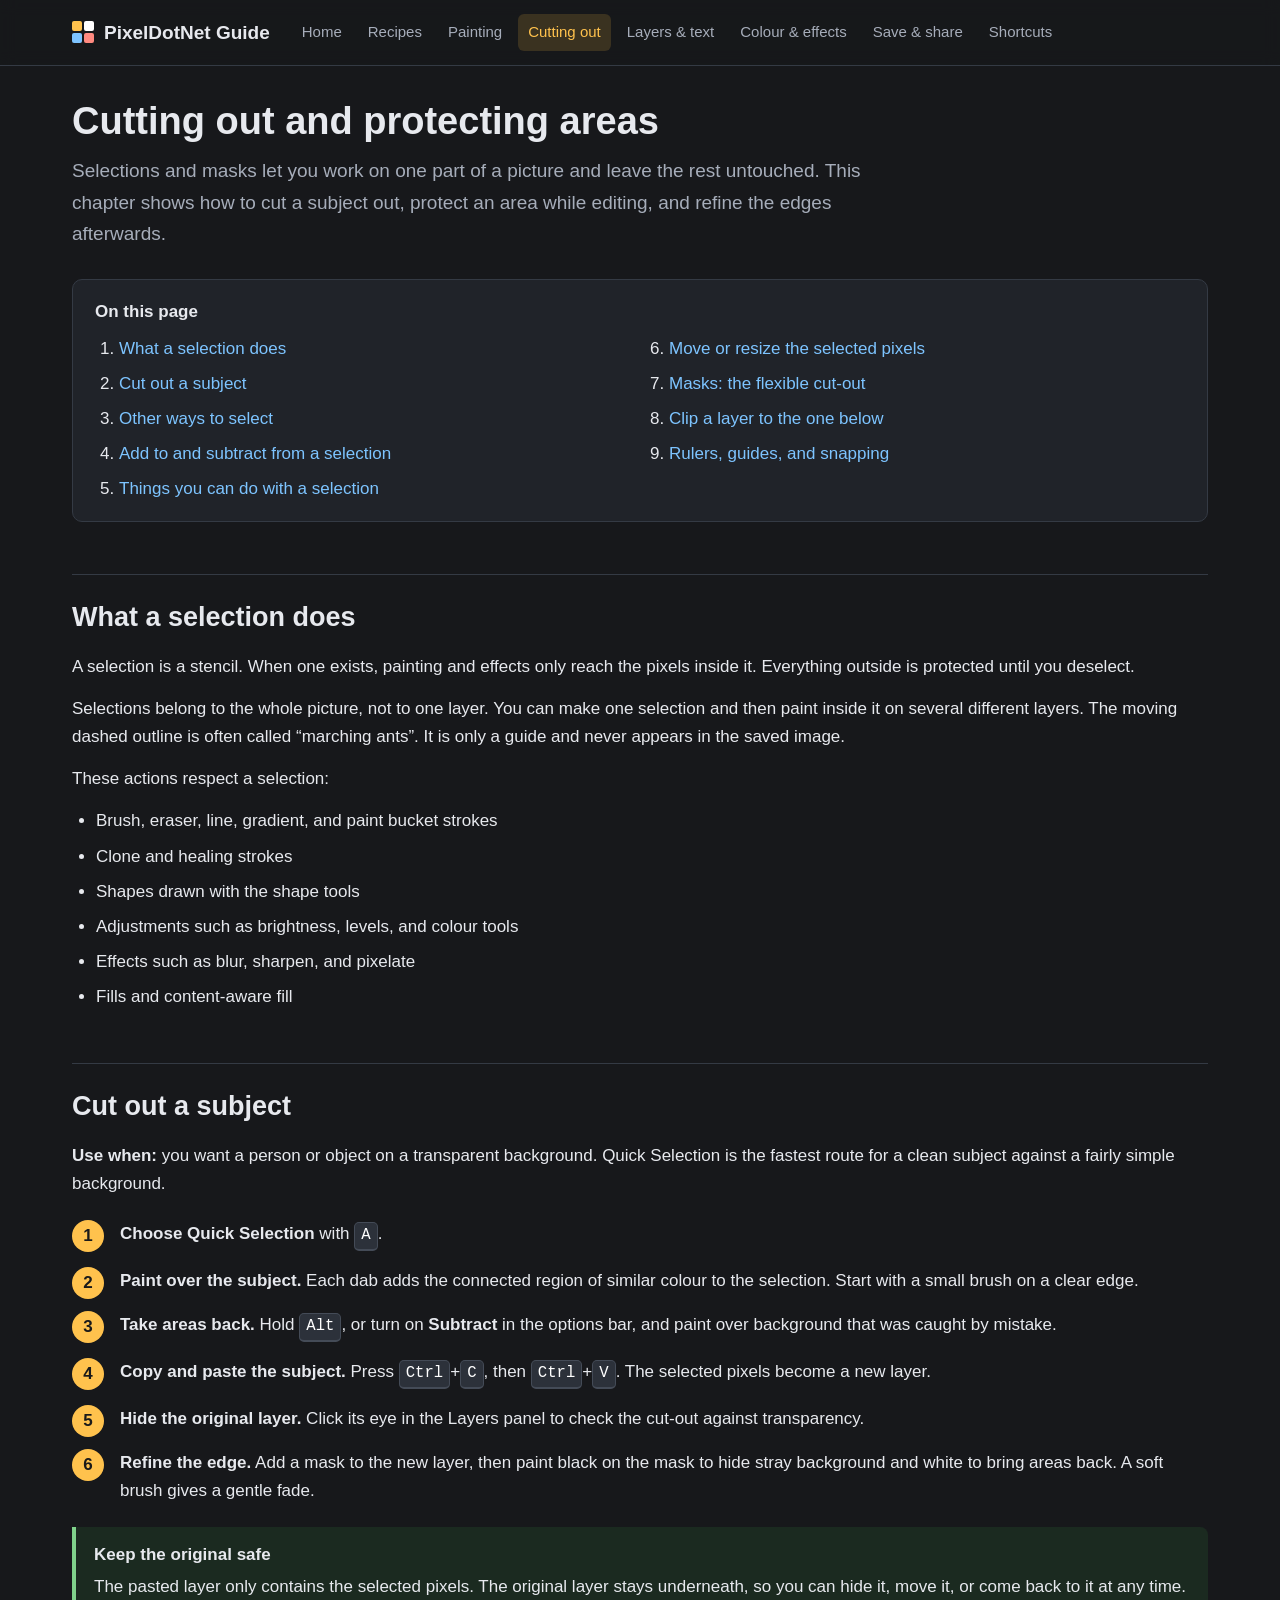
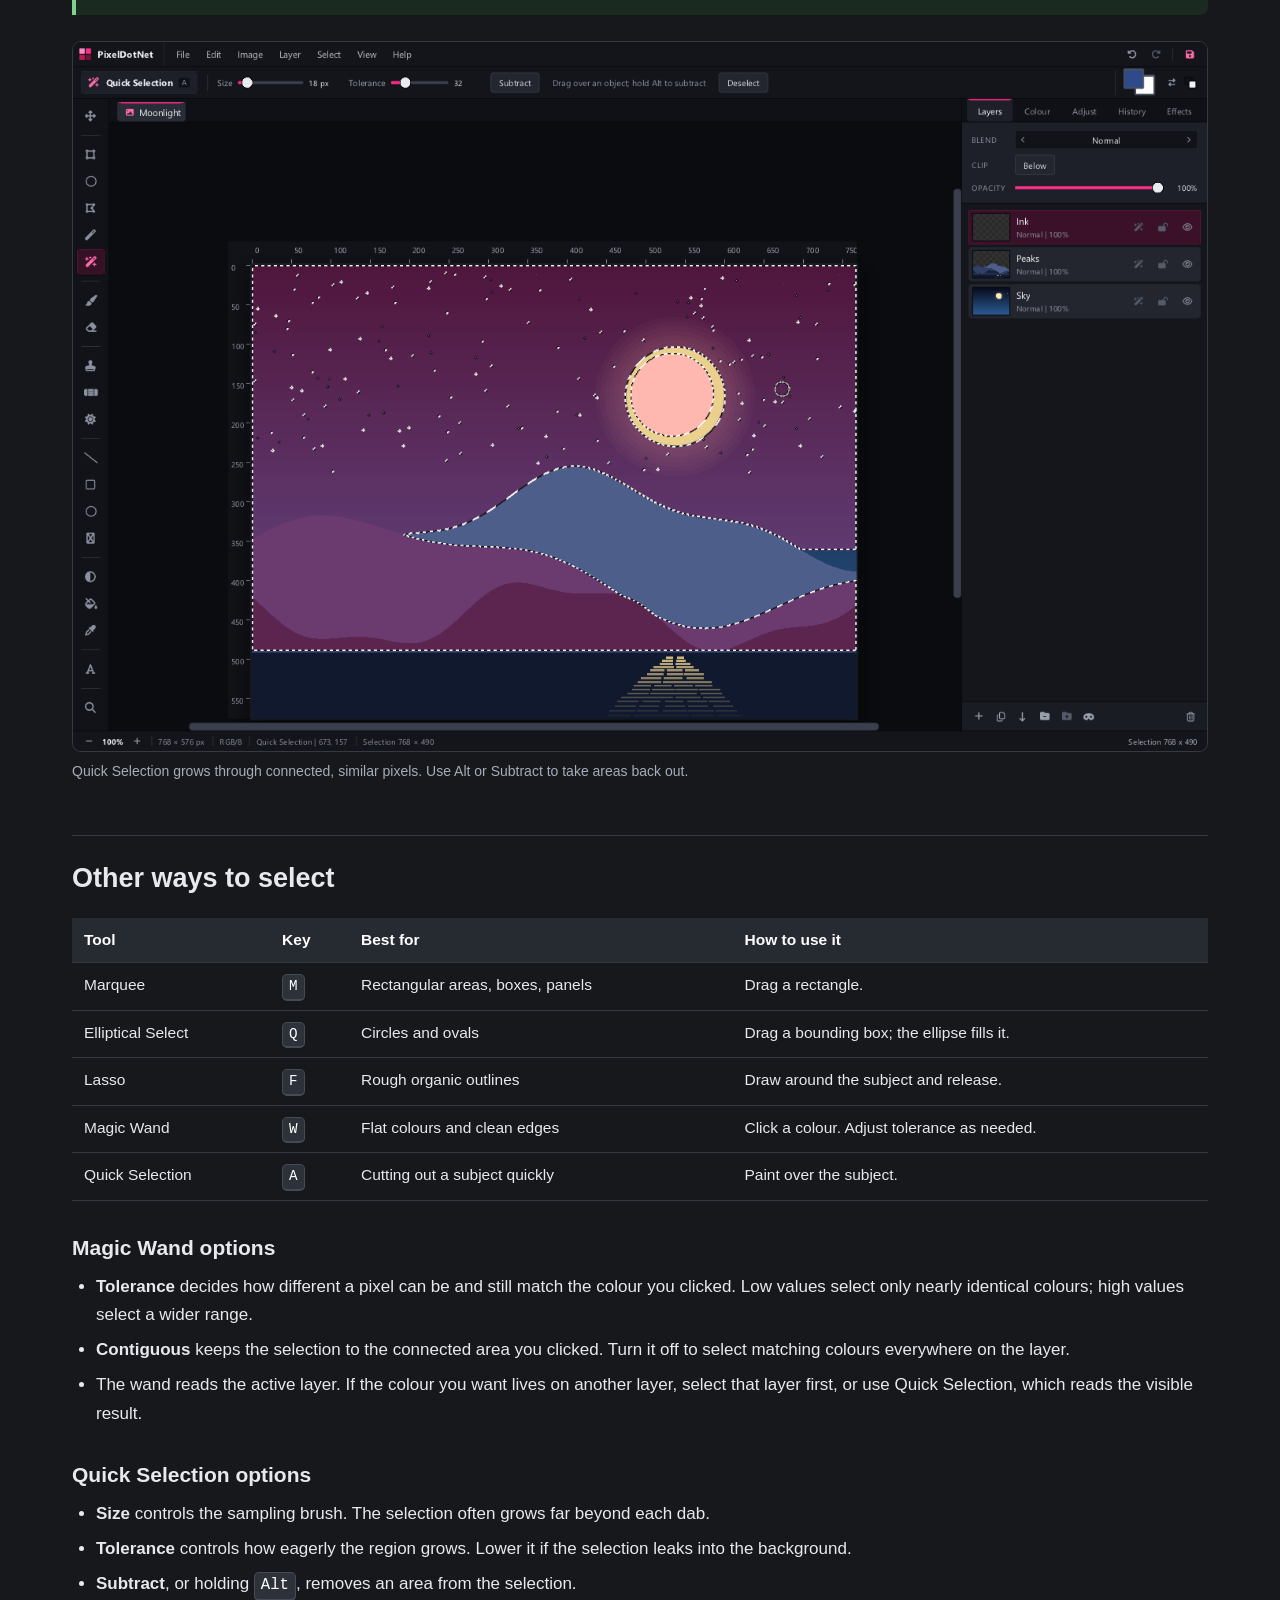
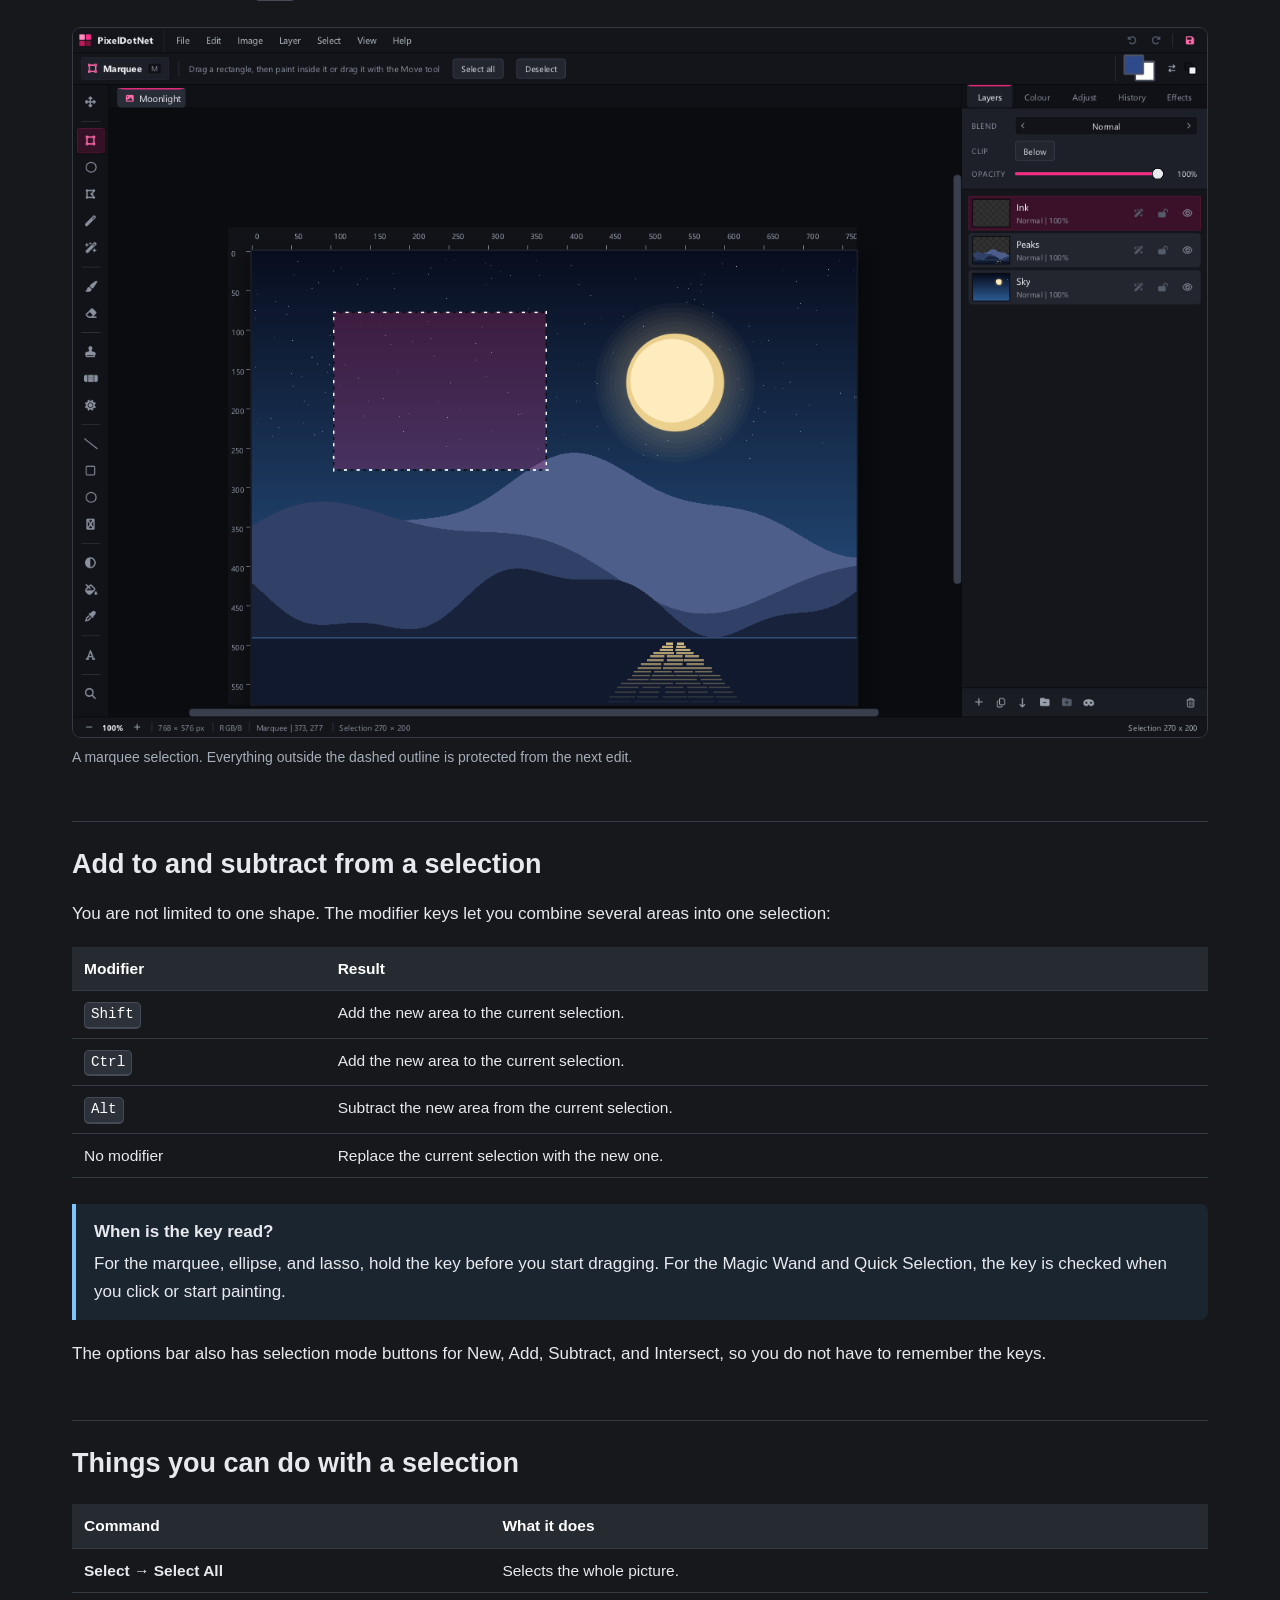
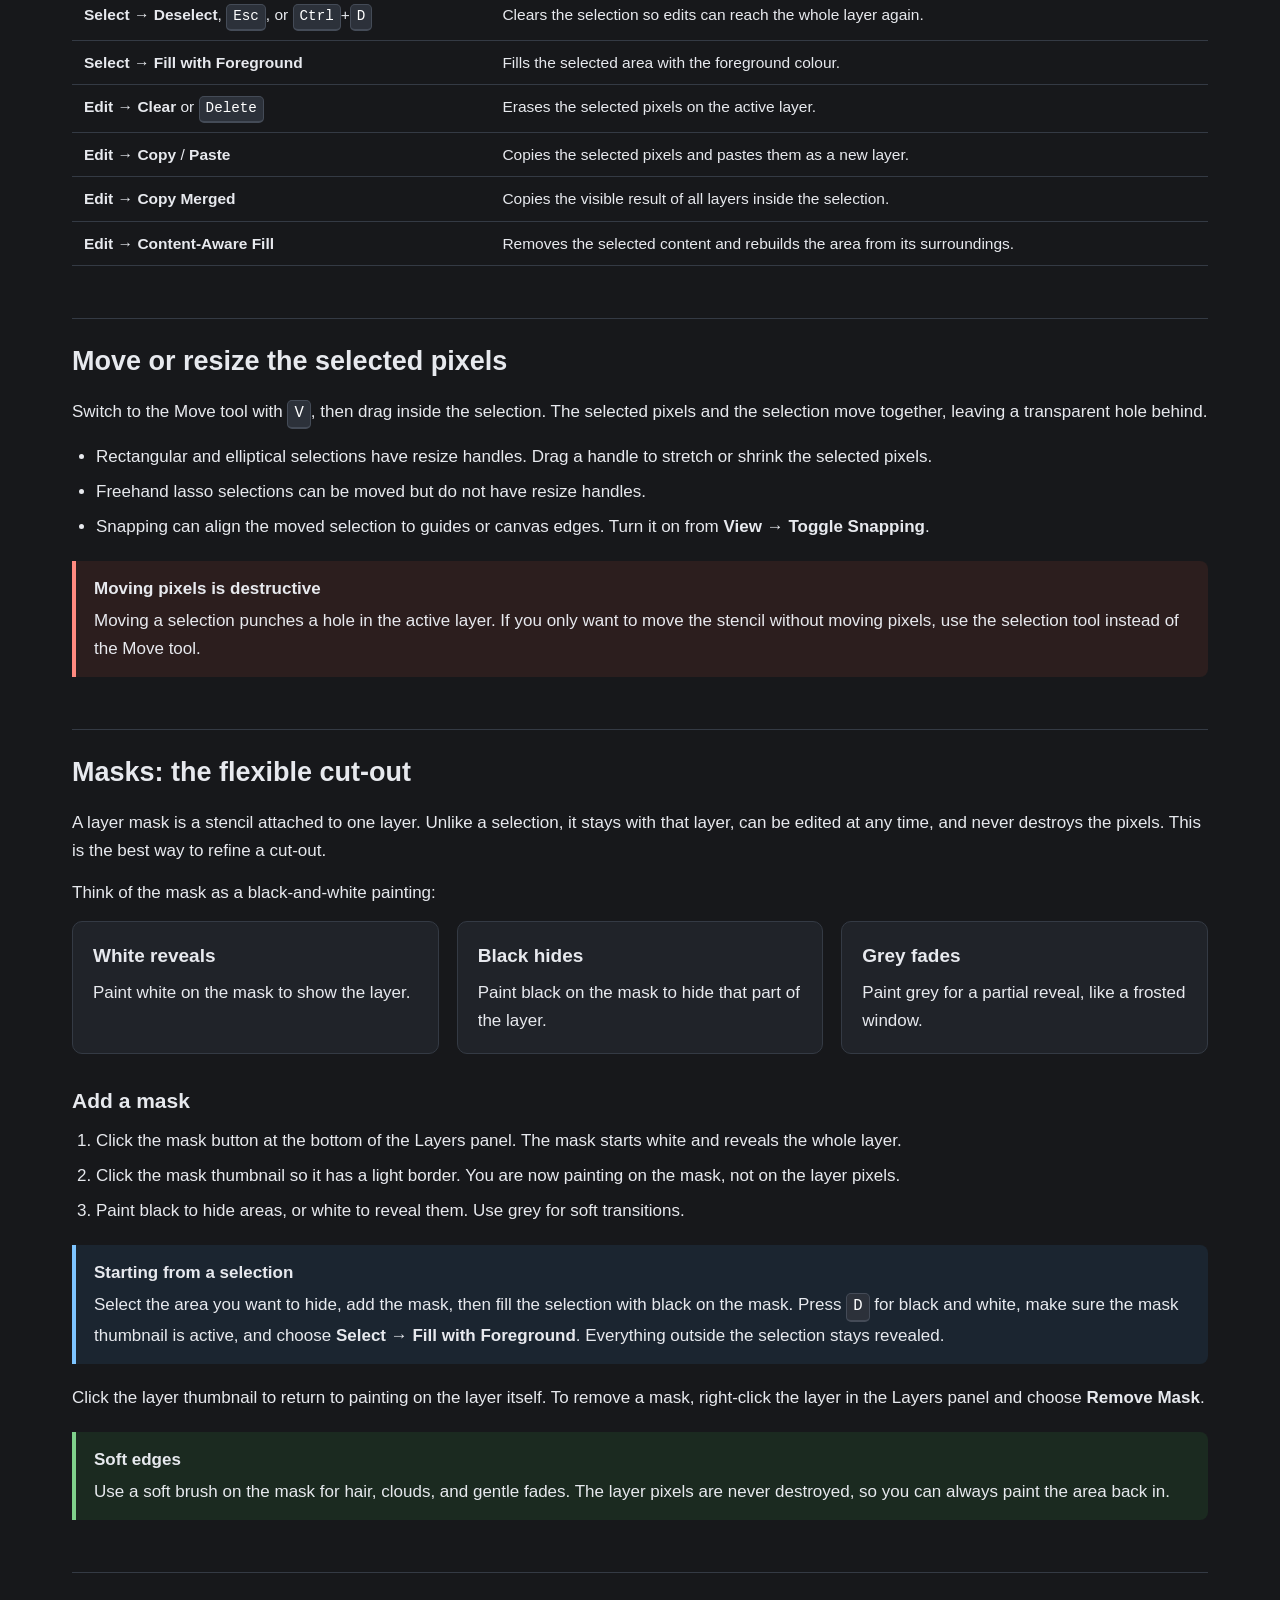
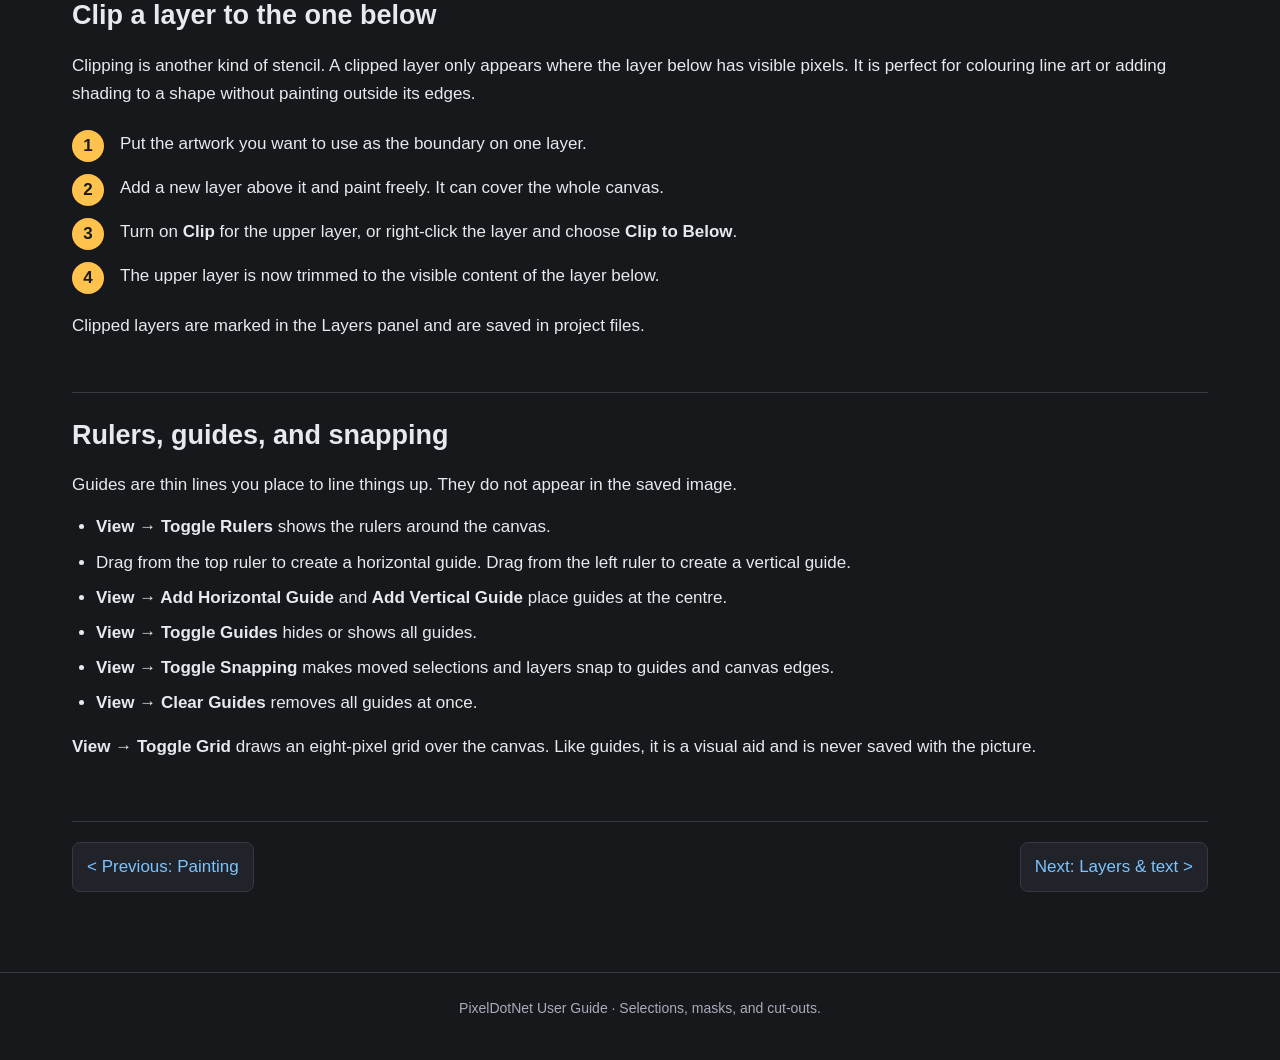
<file: docs/selections.html>
<!DOCTYPE html>
<html lang="en">
<head>
    <meta charset="utf-8">
    <meta name="viewport" content="width=device-width, initial-scale=1">
    <title>Cutting out and selections - PixelDotNet User Guide</title>
    <link rel="stylesheet" href="style.css">
</head>
<body>
<header class="topbar">
    <div class="topbar-inner">
        <a class="brand" href="index.html">
            <span class="brand-mark"><span></span><span></span><span></span><span></span></span>
            PixelDotNet Guide
        </a>
        <nav class="mainnav">
            <a href="index.html">Home</a>
            <a href="recipes.html">Recipes</a>
            <a href="tools.html">Painting</a>
            <a class="active" href="selections.html">Cutting out</a>
            <a href="layers.html">Layers &amp; text</a>
            <a href="adjustments.html">Colour &amp; effects</a>
            <a href="files.html">Save &amp; share</a>
            <a href="shortcuts.html">Shortcuts</a>
        </nav>
    </div>
</header>

<main>
    <div class="pagehead">
        <h1>Cutting out and protecting areas</h1>
        <p>Selections and masks let you work on one part of a picture and leave the rest untouched. This chapter shows how to cut a subject out, protect an area while editing, and refine the edges afterwards.</p>
    </div>

    <div class="toc">
        <strong>On this page</strong>
        <ol>
            <li><a href="#what">What a selection does</a></li>
            <li><a href="#cutout">Cut out a subject</a></li>
            <li><a href="#make">Other ways to select</a></li>
            <li><a href="#combine">Add to and subtract from a selection</a></li>
            <li><a href="#use">Things you can do with a selection</a></li>
            <li><a href="#move">Move or resize the selected pixels</a></li>
            <li><a href="#masks">Masks: the flexible cut-out</a></li>
            <li><a href="#clip">Clip a layer to the one below</a></li>
            <li><a href="#guides">Rulers, guides, and snapping</a></li>
        </ol>
    </div>

    <h2 id="what">What a selection does</h2>
    <p>A selection is a stencil. When one exists, painting and effects only reach the pixels inside it. Everything outside is protected until you deselect.</p>
    <p>Selections belong to the whole picture, not to one layer. You can make one selection and then paint inside it on several different layers. The moving dashed outline is often called “marching ants”. It is only a guide and never appears in the saved image.</p>
    <p>These actions respect a selection:</p>
    <ul>
        <li>Brush, eraser, line, gradient, and paint bucket strokes</li>
        <li>Clone and healing strokes</li>
        <li>Shapes drawn with the shape tools</li>
        <li>Adjustments such as brightness, levels, and colour tools</li>
        <li>Effects such as blur, sharpen, and pixelate</li>
        <li>Fills and content-aware fill</li>
    </ul>

    <h2 id="cutout">Cut out a subject</h2>
    <p><strong>Use when:</strong> you want a person or object on a transparent background. Quick Selection is the fastest route for a clean subject against a fairly simple background.</p>
    <ol class="steps">
        <li><strong>Choose Quick Selection</strong> with <kbd>A</kbd>.</li>
        <li><strong>Paint over the subject.</strong> Each dab adds the connected region of similar colour to the selection. Start with a small brush on a clear edge.</li>
        <li><strong>Take areas back.</strong> Hold <kbd>Alt</kbd>, or turn on <strong>Subtract</strong> in the options bar, and paint over background that was caught by mistake.</li>
        <li><strong>Copy and paste the subject.</strong> Press <kbd>Ctrl</kbd>+<kbd>C</kbd>, then <kbd>Ctrl</kbd>+<kbd>V</kbd>. The selected pixels become a new layer.</li>
        <li><strong>Hide the original layer.</strong> Click its eye in the Layers panel to check the cut-out against transparency.</li>
        <li><strong>Refine the edge.</strong> Add a mask to the new layer, then paint black on the mask to hide stray background and white to bring areas back. A soft brush gives a gentle fade.</li>
    </ol>
    <div class="tip">
        <strong>Keep the original safe</strong>
        The pasted layer only contains the selected pixels. The original layer stays underneath, so you can hide it, move it, or come back to it at any time.
    </div>

    <figure>
        <img src="screenshots/quickselect.png" alt="The Quick Selection tool highlighting the sky and moon on the sample image" width="1440" height="900" loading="lazy" decoding="async">
        <figcaption>Quick Selection grows through connected, similar pixels. Use Alt or Subtract to take areas back out.</figcaption>
    </figure>

    <h2 id="make">Other ways to select</h2>
    <table>
        <tr><th>Tool</th><th>Key</th><th>Best for</th><th>How to use it</th></tr>
        <tr><td>Marquee</td><td><kbd>M</kbd></td><td>Rectangular areas, boxes, panels</td><td>Drag a rectangle.</td></tr>
        <tr><td>Elliptical Select</td><td><kbd>Q</kbd></td><td>Circles and ovals</td><td>Drag a bounding box; the ellipse fills it.</td></tr>
        <tr><td>Lasso</td><td><kbd>F</kbd></td><td>Rough organic outlines</td><td>Draw around the subject and release.</td></tr>
        <tr><td>Magic Wand</td><td><kbd>W</kbd></td><td>Flat colours and clean edges</td><td>Click a colour. Adjust tolerance as needed.</td></tr>
        <tr><td>Quick Selection</td><td><kbd>A</kbd></td><td>Cutting out a subject quickly</td><td>Paint over the subject.</td></tr>
    </table>

    <h3>Magic Wand options</h3>
    <ul>
        <li><strong>Tolerance</strong> decides how different a pixel can be and still match the colour you clicked. Low values select only nearly identical colours; high values select a wider range.</li>
        <li><strong>Contiguous</strong> keeps the selection to the connected area you clicked. Turn it off to select matching colours everywhere on the layer.</li>
        <li>The wand reads the active layer. If the colour you want lives on another layer, select that layer first, or use Quick Selection, which reads the visible result.</li>
    </ul>

    <h3>Quick Selection options</h3>
    <ul>
        <li><strong>Size</strong> controls the sampling brush. The selection often grows far beyond each dab.</li>
        <li><strong>Tolerance</strong> controls how eagerly the region grows. Lower it if the selection leaks into the background.</li>
        <li><strong>Subtract</strong>, or holding <kbd>Alt</kbd>, removes an area from the selection.</li>
    </ul>

    <figure>
        <img src="screenshots/selection.png" alt="A rectangular marquee selection shown as a dotted outline on the canvas" width="1440" height="900" loading="lazy" decoding="async">
        <figcaption>A marquee selection. Everything outside the dashed outline is protected from the next edit.</figcaption>
    </figure>

    <h2 id="combine">Add to and subtract from a selection</h2>
    <p>You are not limited to one shape. The modifier keys let you combine several areas into one selection:</p>
    <table>
        <tr><th>Modifier</th><th>Result</th></tr>
        <tr><td><kbd>Shift</kbd></td><td>Add the new area to the current selection.</td></tr>
        <tr><td><kbd>Ctrl</kbd></td><td>Add the new area to the current selection.</td></tr>
        <tr><td><kbd>Alt</kbd></td><td>Subtract the new area from the current selection.</td></tr>
        <tr><td>No modifier</td><td>Replace the current selection with the new one.</td></tr>
    </table>
    <div class="note">
        <strong>When is the key read?</strong>
        For the marquee, ellipse, and lasso, hold the key before you start dragging. For the Magic Wand and Quick Selection, the key is checked when you click or start painting.
    </div>
    <p>The options bar also has selection mode buttons for New, Add, Subtract, and Intersect, so you do not have to remember the keys.</p>

    <h2 id="use">Things you can do with a selection</h2>
    <table>
        <tr><th>Command</th><th>What it does</th></tr>
        <tr><td><strong>Select → Select All</strong></td><td>Selects the whole picture.</td></tr>
        <tr><td><strong>Select → Deselect</strong>, <kbd>Esc</kbd>, or <kbd>Ctrl</kbd>+<kbd>D</kbd></td><td>Clears the selection so edits can reach the whole layer again.</td></tr>
        <tr><td><strong>Select → Fill with Foreground</strong></td><td>Fills the selected area with the foreground colour.</td></tr>
        <tr><td><strong>Edit → Clear</strong> or <kbd>Delete</kbd></td><td>Erases the selected pixels on the active layer.</td></tr>
        <tr><td><strong>Edit → Copy</strong> / <strong>Paste</strong></td><td>Copies the selected pixels and pastes them as a new layer.</td></tr>
        <tr><td><strong>Edit → Copy Merged</strong></td><td>Copies the visible result of all layers inside the selection.</td></tr>
        <tr><td><strong>Edit → Content-Aware Fill</strong></td><td>Removes the selected content and rebuilds the area from its surroundings.</td></tr>
    </table>

    <h2 id="move">Move or resize the selected pixels</h2>
    <p>Switch to the Move tool with <kbd>V</kbd>, then drag inside the selection. The selected pixels and the selection move together, leaving a transparent hole behind.</p>
    <ul>
        <li>Rectangular and elliptical selections have resize handles. Drag a handle to stretch or shrink the selected pixels.</li>
        <li>Freehand lasso selections can be moved but do not have resize handles.</li>
        <li>Snapping can align the moved selection to guides or canvas edges. Turn it on from <strong>View → Toggle Snapping</strong>.</li>
    </ul>
    <div class="warning">
        <strong>Moving pixels is destructive</strong>
        Moving a selection punches a hole in the active layer. If you only want to move the stencil without moving pixels, use the selection tool instead of the Move tool.
    </div>

    <h2 id="masks">Masks: the flexible cut-out</h2>
    <p>A layer mask is a stencil attached to one layer. Unlike a selection, it stays with that layer, can be edited at any time, and never destroys the pixels. This is the best way to refine a cut-out.</p>
    <p>Think of the mask as a black-and-white painting:</p>
    <div class="grid3">
        <div class="card">
            <h3>White reveals</h3>
            <p>Paint white on the mask to show the layer.</p>
        </div>
        <div class="card">
            <h3>Black hides</h3>
            <p>Paint black on the mask to hide that part of the layer.</p>
        </div>
        <div class="card">
            <h3>Grey fades</h3>
            <p>Paint grey for a partial reveal, like a frosted window.</p>
        </div>
    </div>

    <h3>Add a mask</h3>
    <ol>
        <li>Click the mask button at the bottom of the Layers panel. The mask starts white and reveals the whole layer.</li>
        <li>Click the mask thumbnail so it has a light border. You are now painting on the mask, not on the layer pixels.</li>
        <li>Paint black to hide areas, or white to reveal them. Use grey for soft transitions.</li>
    </ol>
    <div class="note">
        <strong>Starting from a selection</strong>
        Select the area you want to hide, add the mask, then fill the selection with black on the mask. Press <kbd>D</kbd> for black and white, make sure the mask thumbnail is active, and choose <strong>Select → Fill with Foreground</strong>. Everything outside the selection stays revealed.
    </div>
    <p>Click the layer thumbnail to return to painting on the layer itself. To remove a mask, right-click the layer in the Layers panel and choose <strong>Remove Mask</strong>.</p>
    <div class="tip">
        <strong>Soft edges</strong>
        Use a soft brush on the mask for hair, clouds, and gentle fades. The layer pixels are never destroyed, so you can always paint the area back in.
    </div>

    <h2 id="clip">Clip a layer to the one below</h2>
    <p>Clipping is another kind of stencil. A clipped layer only appears where the layer below has visible pixels. It is perfect for colouring line art or adding shading to a shape without painting outside its edges.</p>
    <ol class="steps">
        <li>Put the artwork you want to use as the boundary on one layer.</li>
        <li>Add a new layer above it and paint freely. It can cover the whole canvas.</li>
        <li>Turn on <strong>Clip</strong> for the upper layer, or right-click the layer and choose <strong>Clip to Below</strong>.</li>
        <li>The upper layer is now trimmed to the visible content of the layer below.</li>
    </ol>
    <p>Clipped layers are marked in the Layers panel and are saved in project files.</p>

    <h2 id="guides">Rulers, guides, and snapping</h2>
    <p>Guides are thin lines you place to line things up. They do not appear in the saved image.</p>
    <ul>
        <li><strong>View → Toggle Rulers</strong> shows the rulers around the canvas.</li>
        <li>Drag from the top ruler to create a horizontal guide. Drag from the left ruler to create a vertical guide.</li>
        <li><strong>View → Add Horizontal Guide</strong> and <strong>Add Vertical Guide</strong> place guides at the centre.</li>
        <li><strong>View → Toggle Guides</strong> hides or shows all guides.</li>
        <li><strong>View → Toggle Snapping</strong> makes moved selections and layers snap to guides and canvas edges.</li>
        <li><strong>View → Clear Guides</strong> removes all guides at once.</li>
    </ul>
    <p><strong>View → Toggle Grid</strong> draws an eight-pixel grid over the canvas. Like guides, it is a visual aid and is never saved with the picture.</p>

    <div class="pager">
        <a href="tools.html">&lt; Previous: Painting</a>
        <a href="layers.html">Next: Layers &amp; text &gt;</a>
    </div>
</main>

<footer>PixelDotNet User Guide · Selections, masks, and cut-outs.</footer>
</body>
</html>
</file>
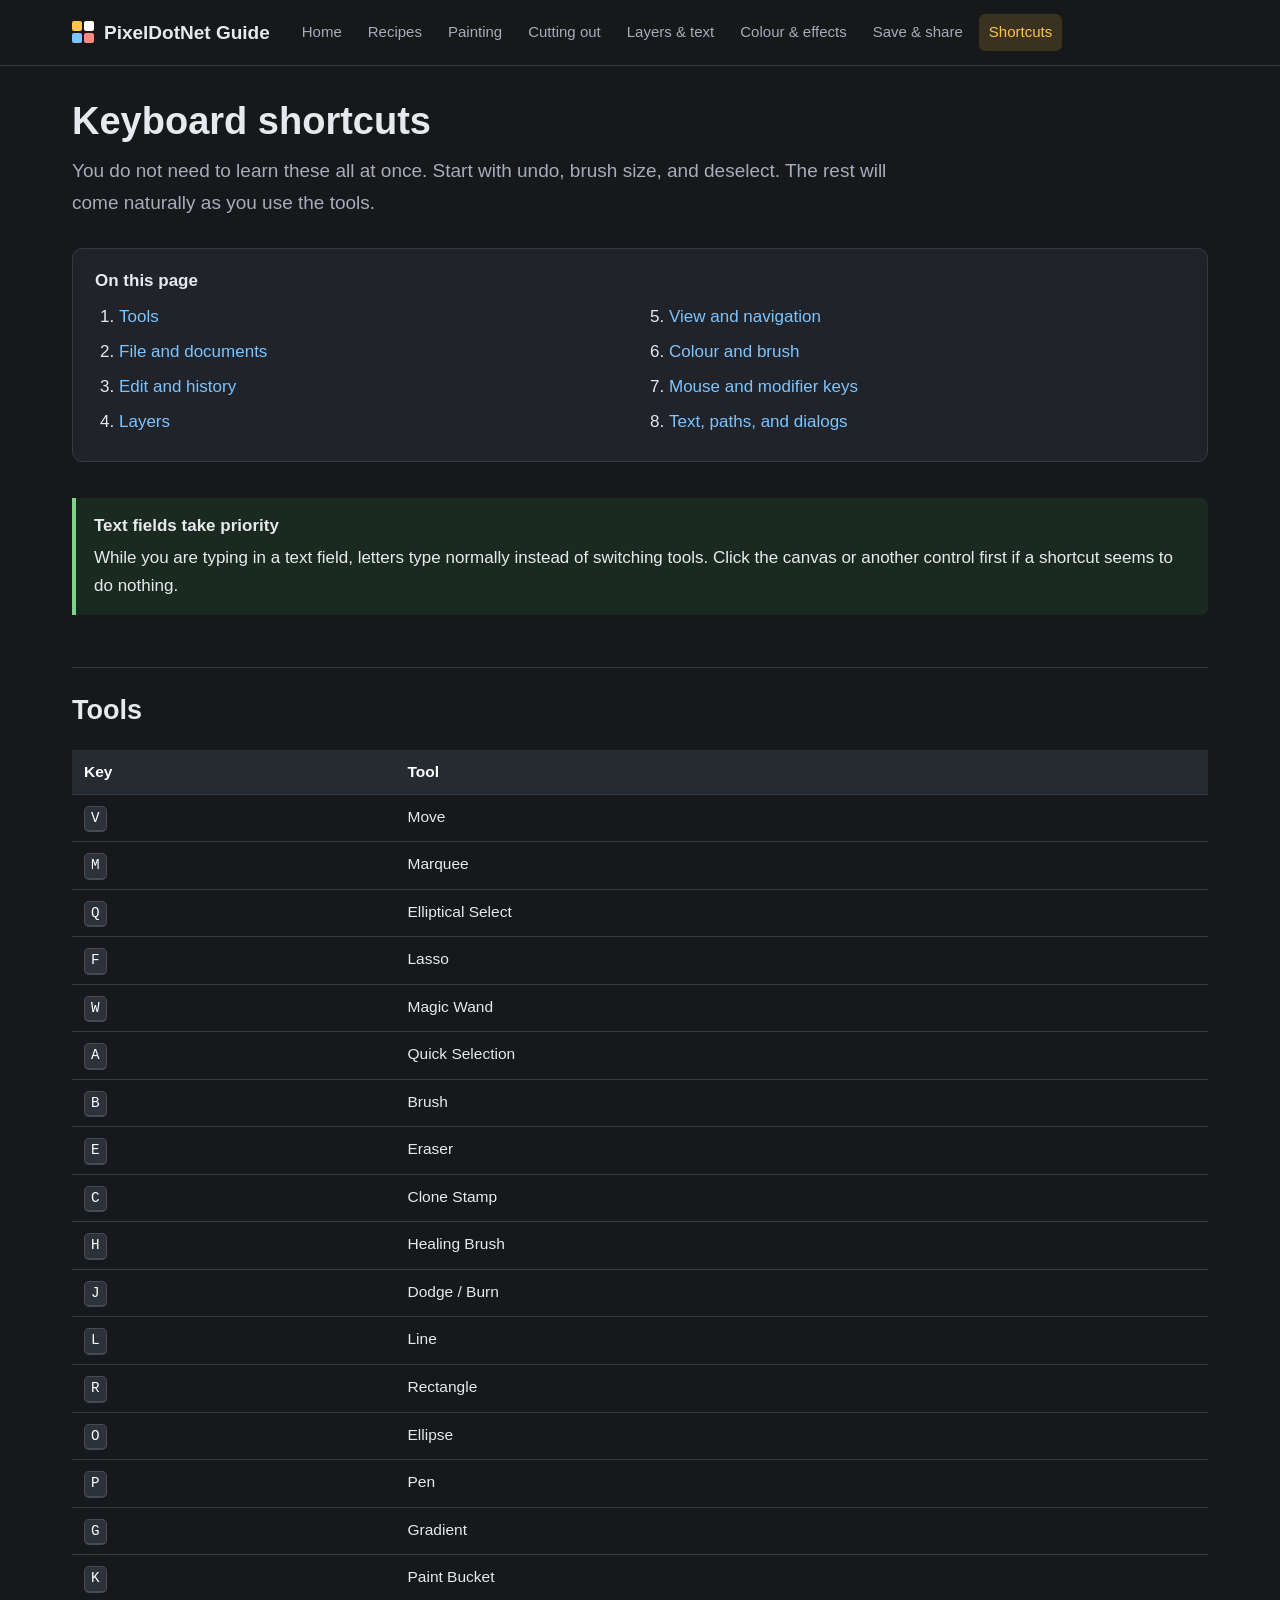
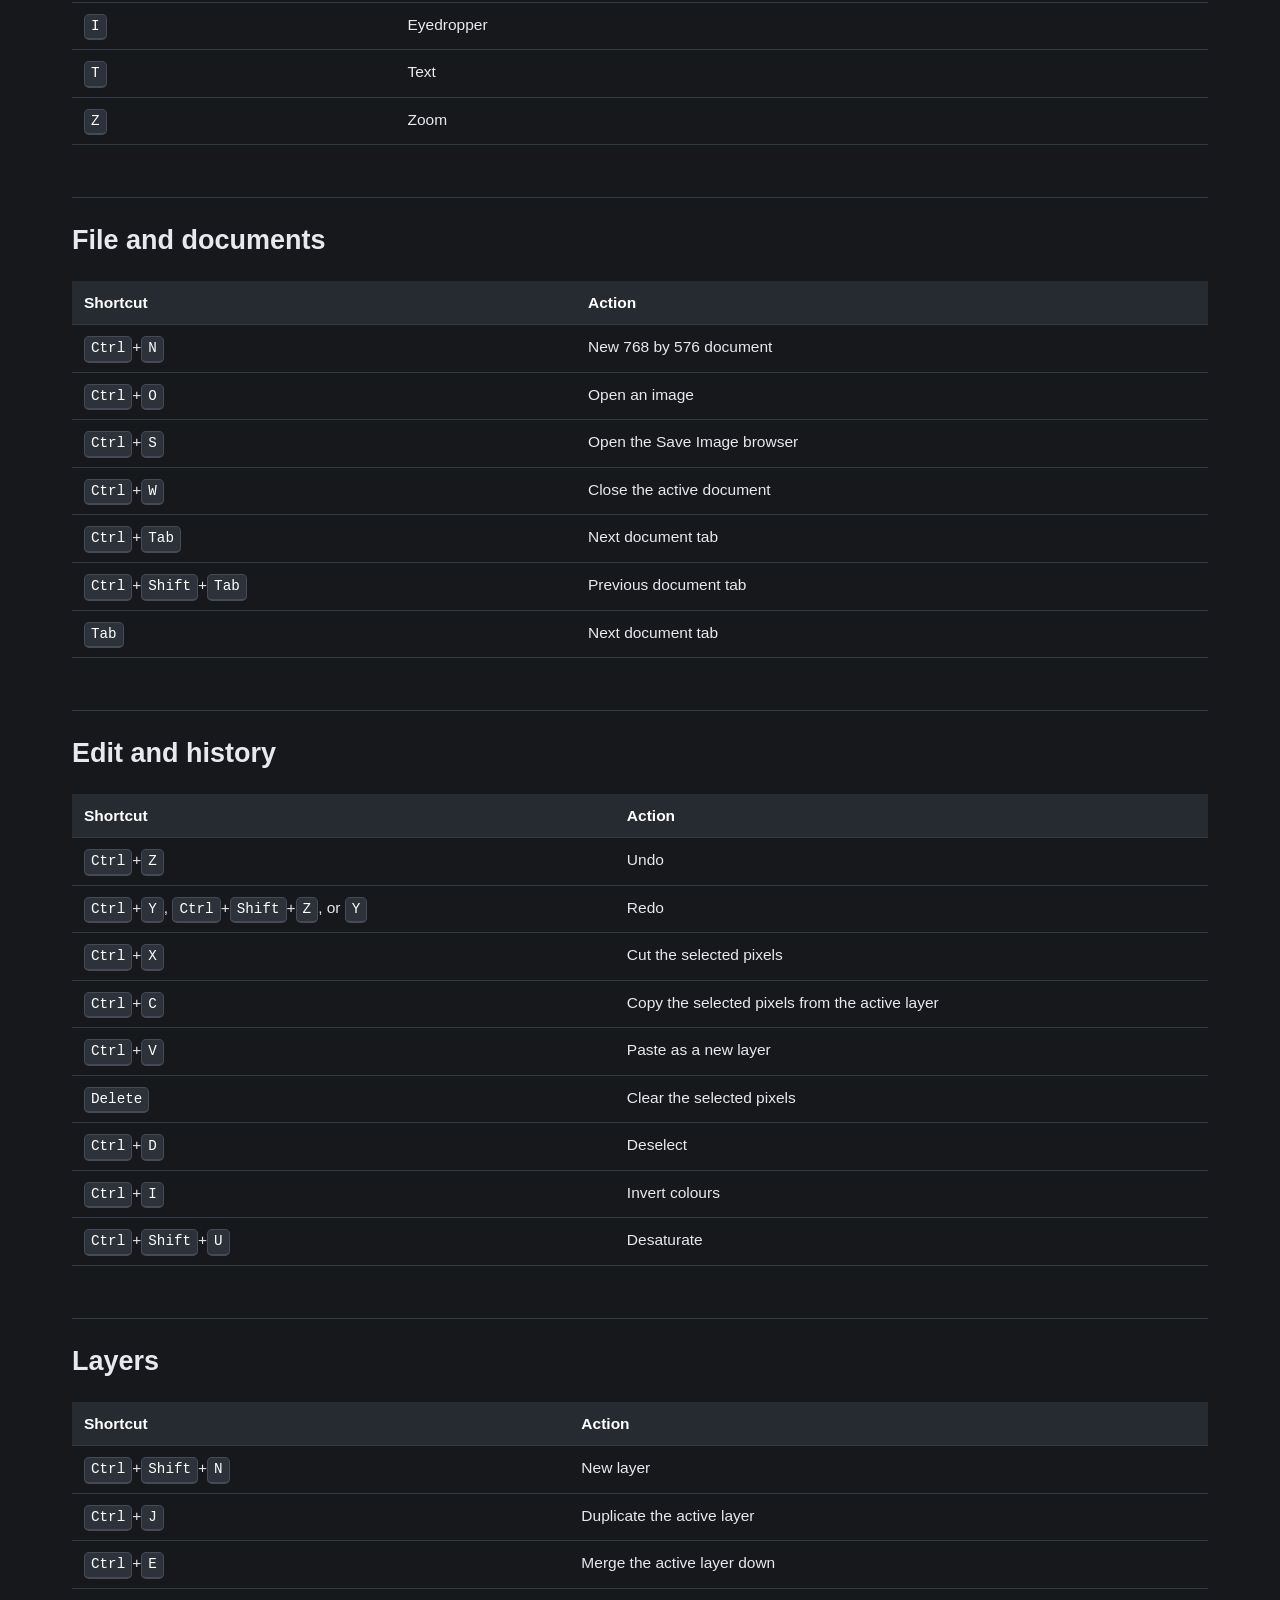
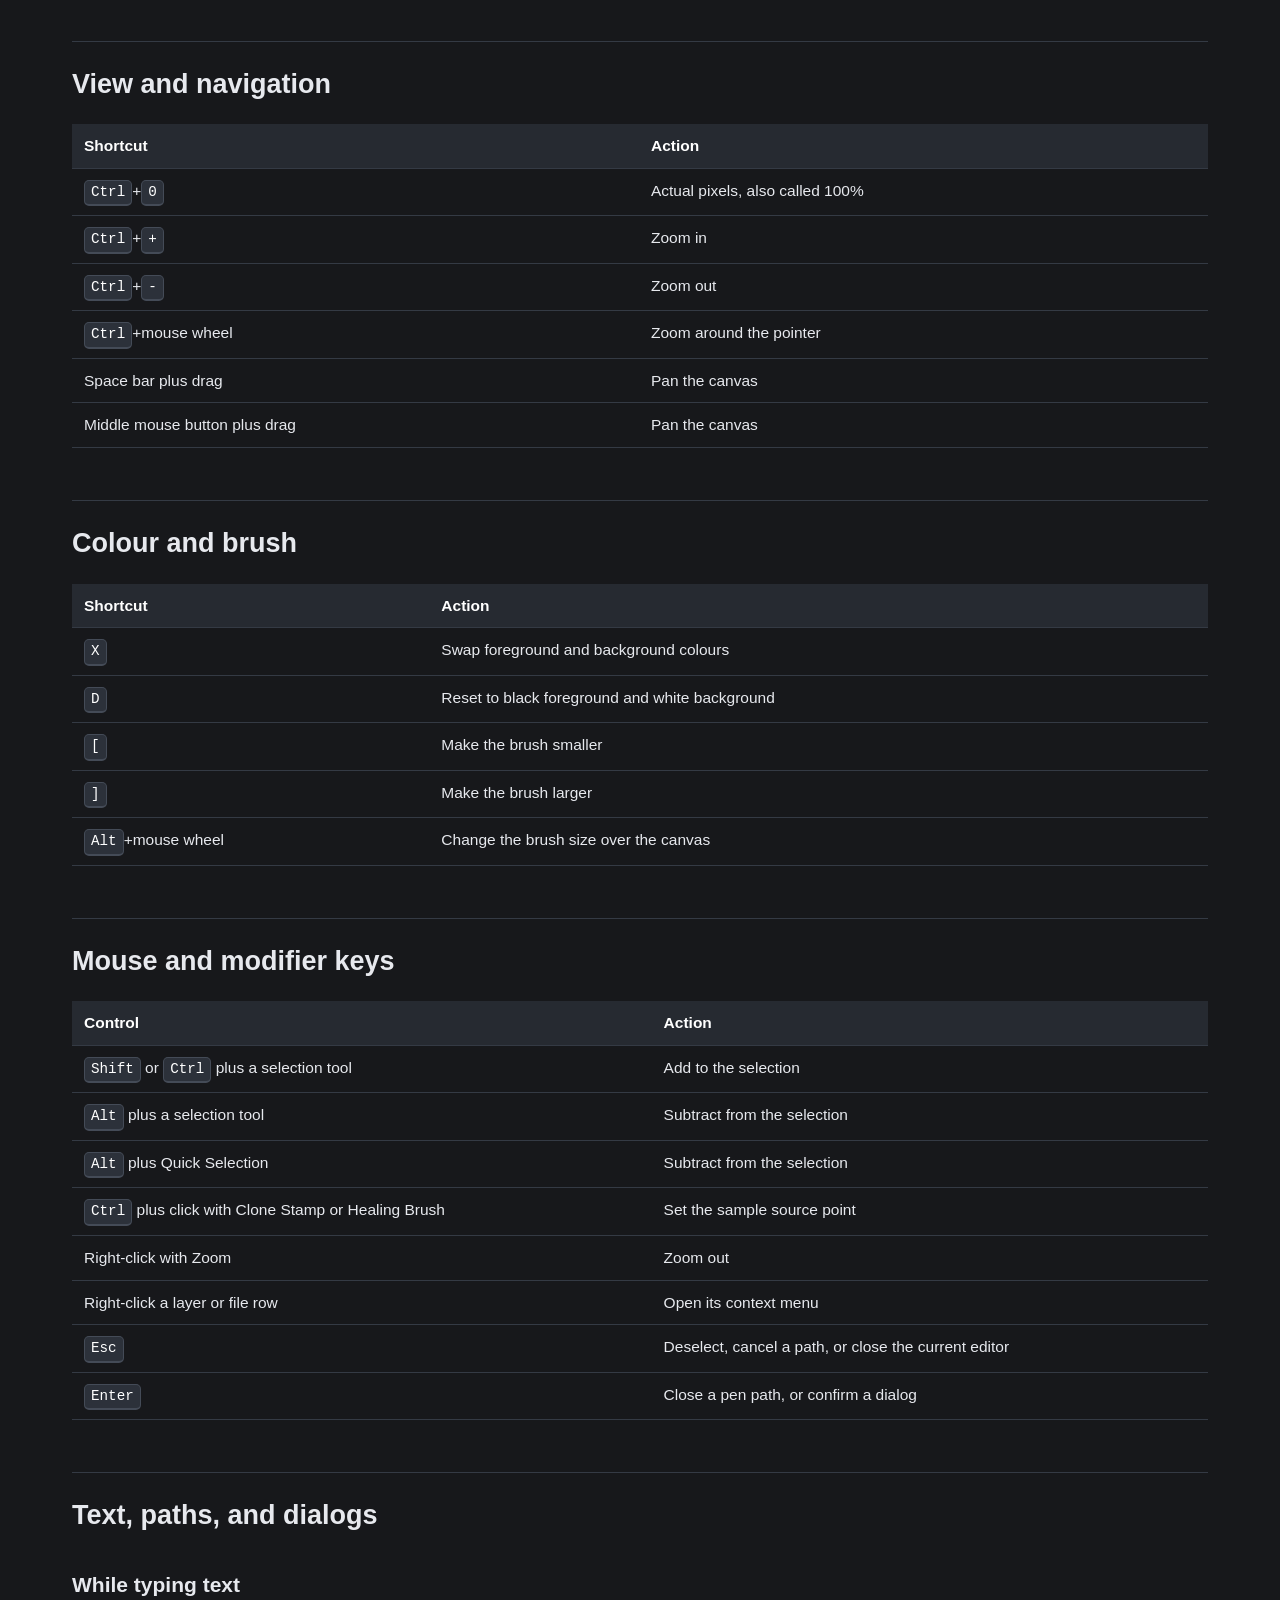
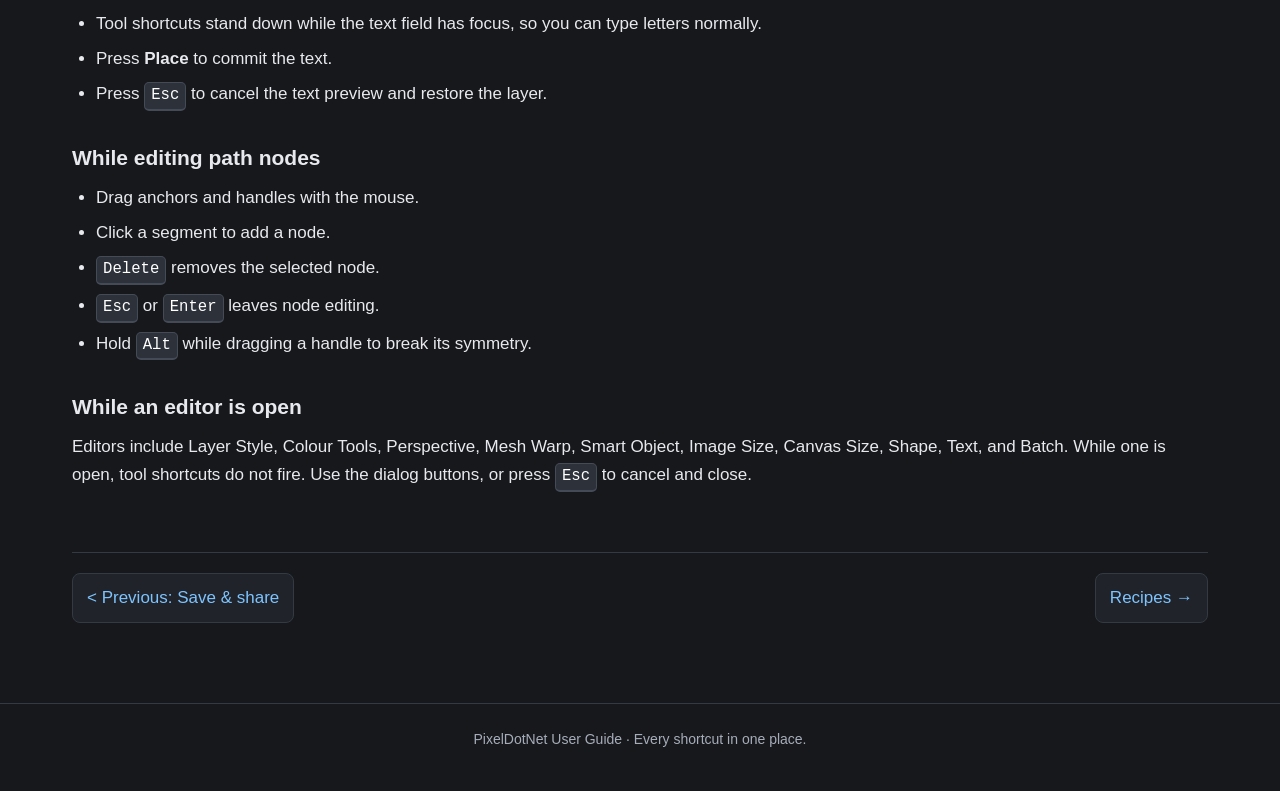
<file: docs/shortcuts.html>
<!DOCTYPE html>
<html lang="en">
<head>
    <meta charset="utf-8">
    <meta name="viewport" content="width=device-width, initial-scale=1">
    <title>Keyboard shortcuts - PixelDotNet User Guide</title>
    <link rel="stylesheet" href="style.css">
</head>
<body>
<header class="topbar">
    <div class="topbar-inner">
        <a class="brand" href="index.html">
            <span class="brand-mark"><span></span><span></span><span></span><span></span></span>
            PixelDotNet Guide
        </a>
        <nav class="mainnav">
            <a href="index.html">Home</a>
            <a href="recipes.html">Recipes</a>
            <a href="tools.html">Painting</a>
            <a href="selections.html">Cutting out</a>
            <a href="layers.html">Layers &amp; text</a>
            <a href="adjustments.html">Colour &amp; effects</a>
            <a href="files.html">Save &amp; share</a>
            <a class="active" href="shortcuts.html">Shortcuts</a>
        </nav>
    </div>
</header>

<main>
    <div class="pagehead">
        <h1>Keyboard shortcuts</h1>
        <p>You do not need to learn these all at once. Start with undo, brush size, and deselect. The rest will come naturally as you use the tools.</p>
    </div>

    <div class="toc">
        <strong>On this page</strong>
        <ol>
            <li><a href="#tools">Tools</a></li>
            <li><a href="#file">File and documents</a></li>
            <li><a href="#edit">Edit and history</a></li>
            <li><a href="#layers">Layers</a></li>
            <li><a href="#view">View and navigation</a></li>
            <li><a href="#colour">Colour and brush</a></li>
            <li><a href="#mouse">Mouse and modifier keys</a></li>
            <li><a href="#special">Text, paths, and dialogs</a></li>
        </ol>
    </div>

    <div class="tip">
        <strong>Text fields take priority</strong>
        While you are typing in a text field, letters type normally instead of switching tools. Click the canvas or another control first if a shortcut seems to do nothing.
    </div>

    <h2 id="tools">Tools</h2>
    <table>
        <tr><th>Key</th><th>Tool</th></tr>
        <tr><td><kbd>V</kbd></td><td>Move</td></tr>
        <tr><td><kbd>M</kbd></td><td>Marquee</td></tr>
        <tr><td><kbd>Q</kbd></td><td>Elliptical Select</td></tr>
        <tr><td><kbd>F</kbd></td><td>Lasso</td></tr>
        <tr><td><kbd>W</kbd></td><td>Magic Wand</td></tr>
        <tr><td><kbd>A</kbd></td><td>Quick Selection</td></tr>
        <tr><td><kbd>B</kbd></td><td>Brush</td></tr>
        <tr><td><kbd>E</kbd></td><td>Eraser</td></tr>
        <tr><td><kbd>C</kbd></td><td>Clone Stamp</td></tr>
        <tr><td><kbd>H</kbd></td><td>Healing Brush</td></tr>
        <tr><td><kbd>J</kbd></td><td>Dodge / Burn</td></tr>
        <tr><td><kbd>L</kbd></td><td>Line</td></tr>
        <tr><td><kbd>R</kbd></td><td>Rectangle</td></tr>
        <tr><td><kbd>O</kbd></td><td>Ellipse</td></tr>
        <tr><td><kbd>P</kbd></td><td>Pen</td></tr>
        <tr><td><kbd>G</kbd></td><td>Gradient</td></tr>
        <tr><td><kbd>K</kbd></td><td>Paint Bucket</td></tr>
        <tr><td><kbd>I</kbd></td><td>Eyedropper</td></tr>
        <tr><td><kbd>T</kbd></td><td>Text</td></tr>
        <tr><td><kbd>Z</kbd></td><td>Zoom</td></tr>
    </table>

    <h2 id="file">File and documents</h2>
    <table>
        <tr><th>Shortcut</th><th>Action</th></tr>
        <tr><td><kbd>Ctrl</kbd>+<kbd>N</kbd></td><td>New 768 by 576 document</td></tr>
        <tr><td><kbd>Ctrl</kbd>+<kbd>O</kbd></td><td>Open an image</td></tr>
        <tr><td><kbd>Ctrl</kbd>+<kbd>S</kbd></td><td>Open the Save Image browser</td></tr>
        <tr><td><kbd>Ctrl</kbd>+<kbd>W</kbd></td><td>Close the active document</td></tr>
        <tr><td><kbd>Ctrl</kbd>+<kbd>Tab</kbd></td><td>Next document tab</td></tr>
        <tr><td><kbd>Ctrl</kbd>+<kbd>Shift</kbd>+<kbd>Tab</kbd></td><td>Previous document tab</td></tr>
        <tr><td><kbd>Tab</kbd></td><td>Next document tab</td></tr>
    </table>

    <h2 id="edit">Edit and history</h2>
    <table>
        <tr><th>Shortcut</th><th>Action</th></tr>
        <tr><td><kbd>Ctrl</kbd>+<kbd>Z</kbd></td><td>Undo</td></tr>
        <tr><td><kbd>Ctrl</kbd>+<kbd>Y</kbd>, <kbd>Ctrl</kbd>+<kbd>Shift</kbd>+<kbd>Z</kbd>, or <kbd>Y</kbd></td><td>Redo</td></tr>
        <tr><td><kbd>Ctrl</kbd>+<kbd>X</kbd></td><td>Cut the selected pixels</td></tr>
        <tr><td><kbd>Ctrl</kbd>+<kbd>C</kbd></td><td>Copy the selected pixels from the active layer</td></tr>
        <tr><td><kbd>Ctrl</kbd>+<kbd>V</kbd></td><td>Paste as a new layer</td></tr>
        <tr><td><kbd>Delete</kbd></td><td>Clear the selected pixels</td></tr>
        <tr><td><kbd>Ctrl</kbd>+<kbd>D</kbd></td><td>Deselect</td></tr>
        <tr><td><kbd>Ctrl</kbd>+<kbd>I</kbd></td><td>Invert colours</td></tr>
        <tr><td><kbd>Ctrl</kbd>+<kbd>Shift</kbd>+<kbd>U</kbd></td><td>Desaturate</td></tr>
    </table>

    <h2 id="layers">Layers</h2>
    <table>
        <tr><th>Shortcut</th><th>Action</th></tr>
        <tr><td><kbd>Ctrl</kbd>+<kbd>Shift</kbd>+<kbd>N</kbd></td><td>New layer</td></tr>
        <tr><td><kbd>Ctrl</kbd>+<kbd>J</kbd></td><td>Duplicate the active layer</td></tr>
        <tr><td><kbd>Ctrl</kbd>+<kbd>E</kbd></td><td>Merge the active layer down</td></tr>
    </table>

    <h2 id="view">View and navigation</h2>
    <table>
        <tr><th>Shortcut</th><th>Action</th></tr>
        <tr><td><kbd>Ctrl</kbd>+<kbd>0</kbd></td><td>Actual pixels, also called 100%</td></tr>
        <tr><td><kbd>Ctrl</kbd>+<kbd>+</kbd></td><td>Zoom in</td></tr>
        <tr><td><kbd>Ctrl</kbd>+<kbd>-</kbd></td><td>Zoom out</td></tr>
        <tr><td><kbd>Ctrl</kbd>+mouse wheel</td><td>Zoom around the pointer</td></tr>
        <tr><td>Space bar plus drag</td><td>Pan the canvas</td></tr>
        <tr><td>Middle mouse button plus drag</td><td>Pan the canvas</td></tr>
    </table>

    <h2 id="colour">Colour and brush</h2>
    <table>
        <tr><th>Shortcut</th><th>Action</th></tr>
        <tr><td><kbd>X</kbd></td><td>Swap foreground and background colours</td></tr>
        <tr><td><kbd>D</kbd></td><td>Reset to black foreground and white background</td></tr>
        <tr><td><kbd>[</kbd></td><td>Make the brush smaller</td></tr>
        <tr><td><kbd>]</kbd></td><td>Make the brush larger</td></tr>
        <tr><td><kbd>Alt</kbd>+mouse wheel</td><td>Change the brush size over the canvas</td></tr>
    </table>

    <h2 id="mouse">Mouse and modifier keys</h2>
    <table>
        <tr><th>Control</th><th>Action</th></tr>
        <tr><td><kbd>Shift</kbd> or <kbd>Ctrl</kbd> plus a selection tool</td><td>Add to the selection</td></tr>
        <tr><td><kbd>Alt</kbd> plus a selection tool</td><td>Subtract from the selection</td></tr>
        <tr><td><kbd>Alt</kbd> plus Quick Selection</td><td>Subtract from the selection</td></tr>
        <tr><td><kbd>Ctrl</kbd> plus click with Clone Stamp or Healing Brush</td><td>Set the sample source point</td></tr>
        <tr><td>Right-click with Zoom</td><td>Zoom out</td></tr>
        <tr><td>Right-click a layer or file row</td><td>Open its context menu</td></tr>
        <tr><td><kbd>Esc</kbd></td><td>Deselect, cancel a path, or close the current editor</td></tr>
        <tr><td><kbd>Enter</kbd></td><td>Close a pen path, or confirm a dialog</td></tr>
    </table>

    <h2 id="special">Text, paths, and dialogs</h2>
    <h3>While typing text</h3>
    <ul>
        <li>Tool shortcuts stand down while the text field has focus, so you can type letters normally.</li>
        <li>Press <strong>Place</strong> to commit the text.</li>
        <li>Press <kbd>Esc</kbd> to cancel the text preview and restore the layer.</li>
    </ul>
    <h3>While editing path nodes</h3>
    <ul>
        <li>Drag anchors and handles with the mouse.</li>
        <li>Click a segment to add a node.</li>
        <li><kbd>Delete</kbd> removes the selected node.</li>
        <li><kbd>Esc</kbd> or <kbd>Enter</kbd> leaves node editing.</li>
        <li>Hold <kbd>Alt</kbd> while dragging a handle to break its symmetry.</li>
    </ul>
    <h3>While an editor is open</h3>
    <p>Editors include Layer Style, Colour Tools, Perspective, Mesh Warp, Smart Object, Image Size, Canvas Size, Shape, Text, and Batch. While one is open, tool shortcuts do not fire. Use the dialog buttons, or press <kbd>Esc</kbd> to cancel and close.</p>

    <div class="pager">
        <a href="files.html">&lt; Previous: Save &amp; share</a>
        <a href="recipes.html">Recipes →</a>
    </div>
</main>

<footer>PixelDotNet User Guide · Every shortcut in one place.</footer>
</body>
</html>
</file>
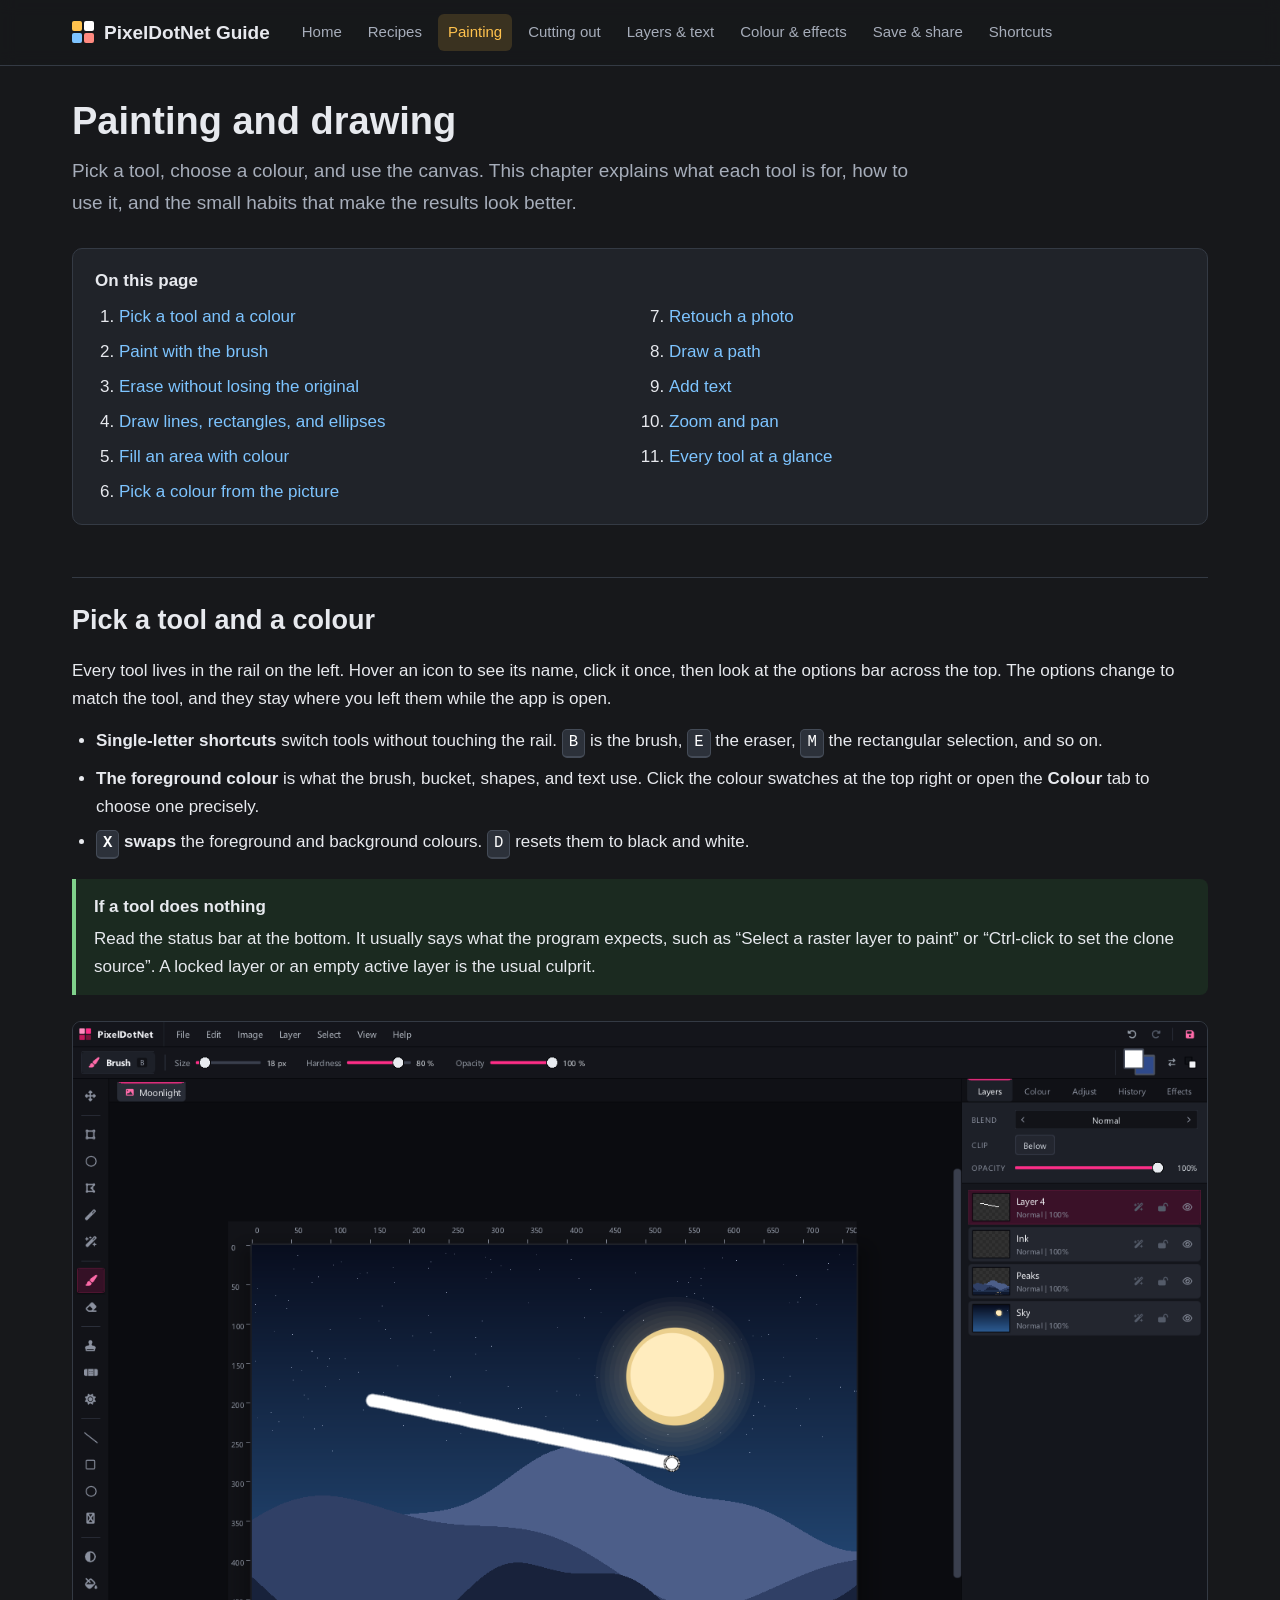
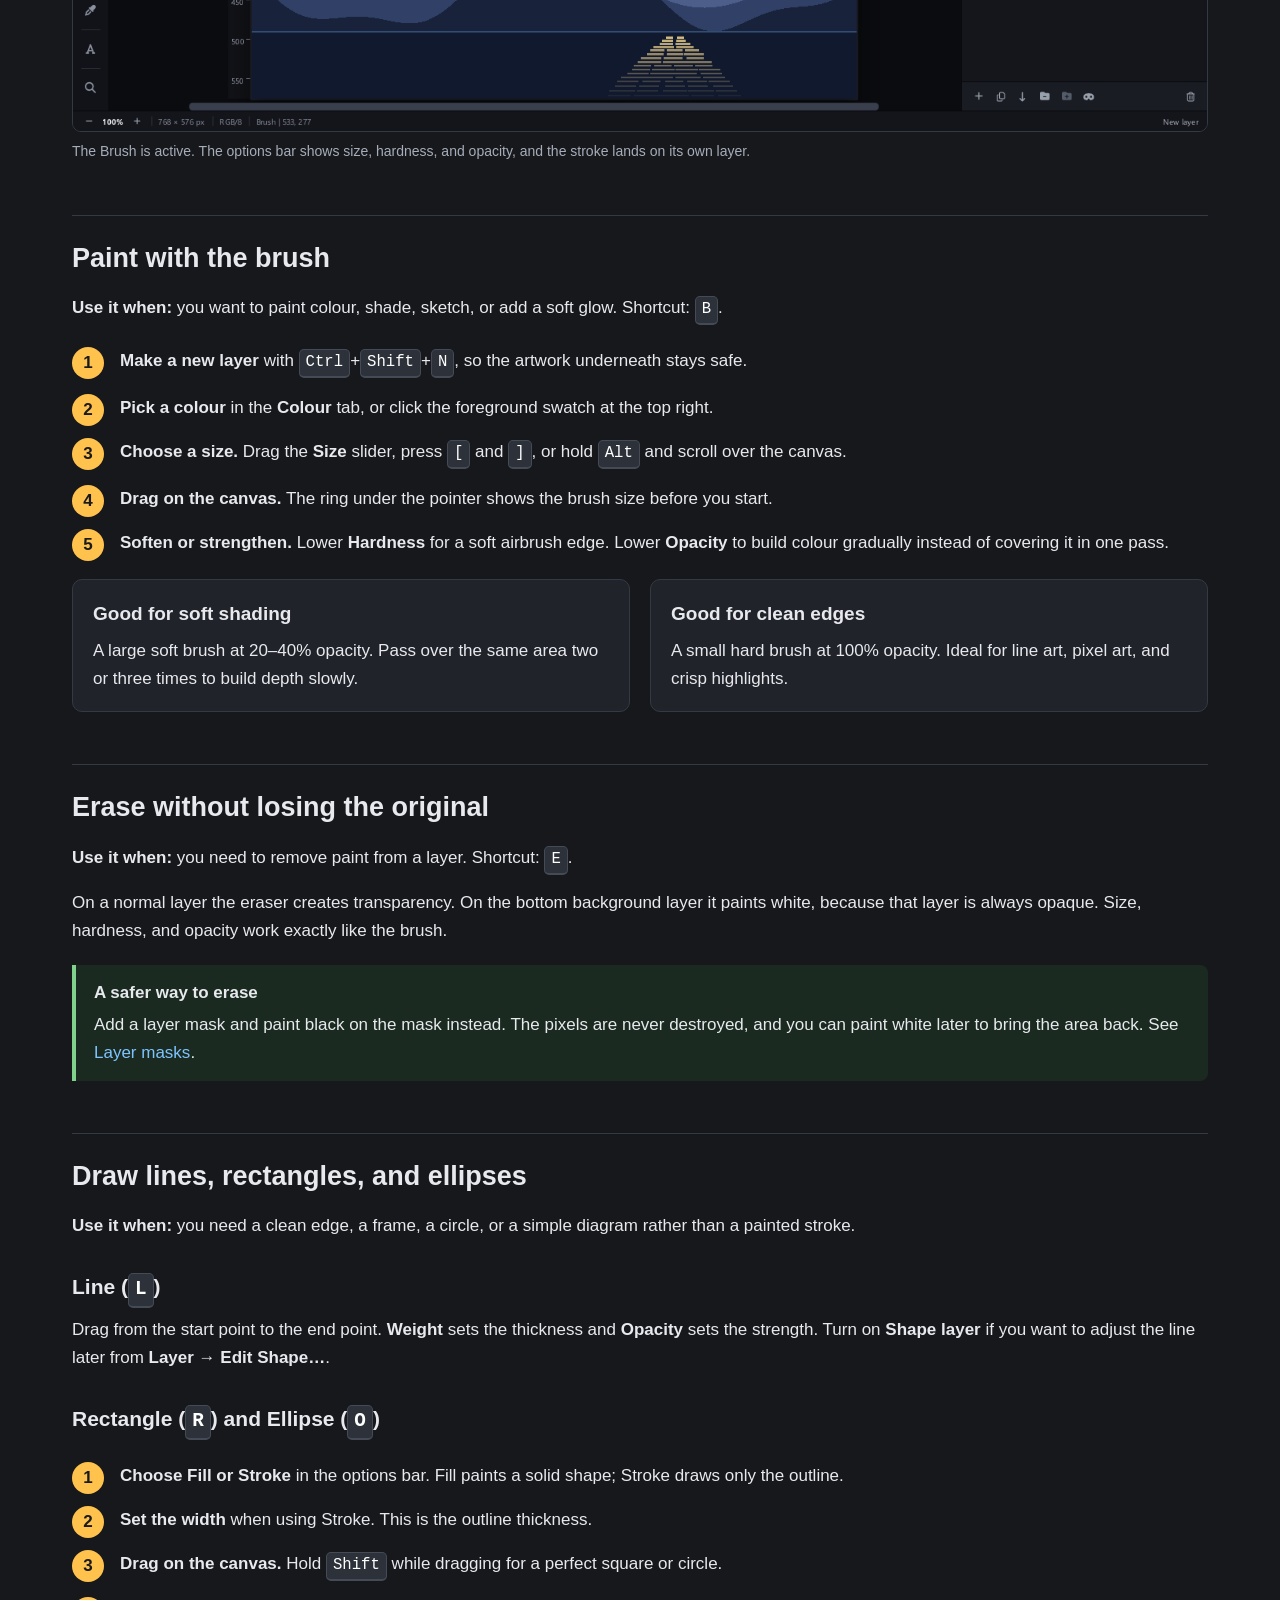
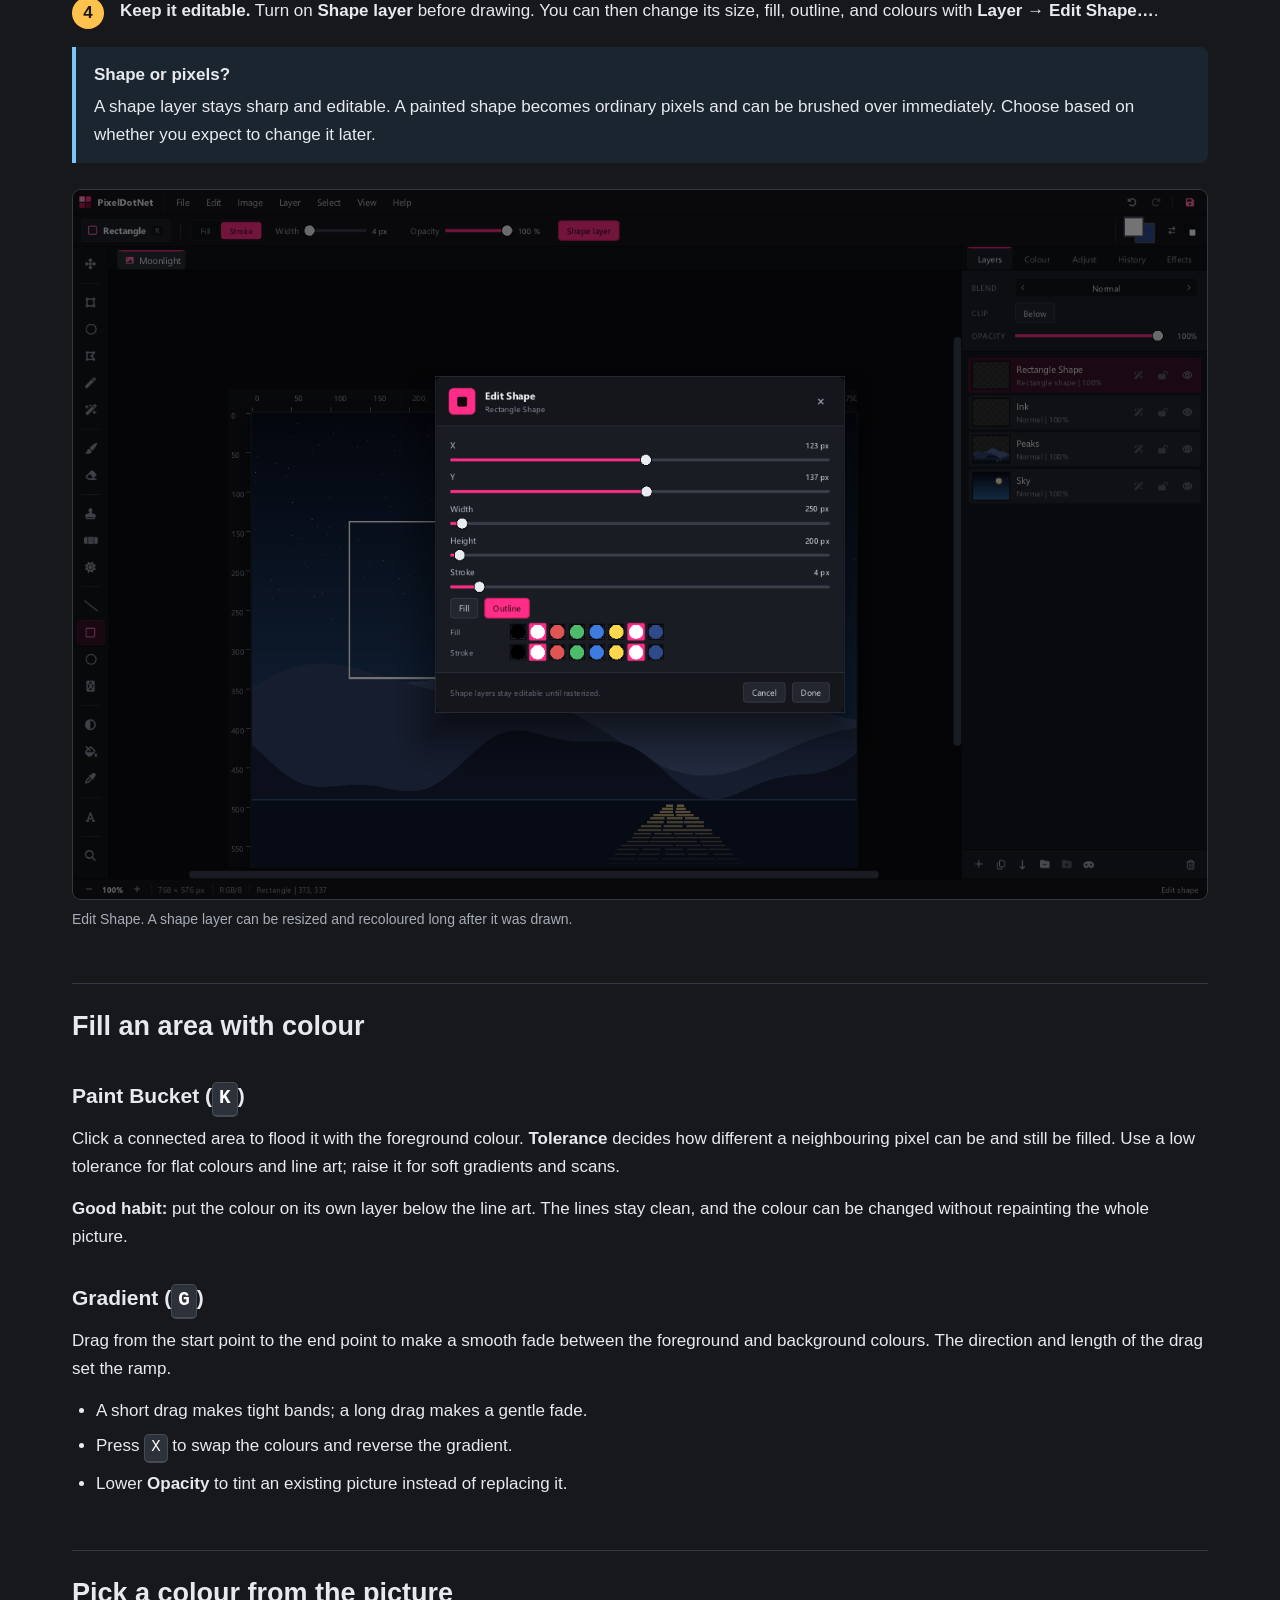
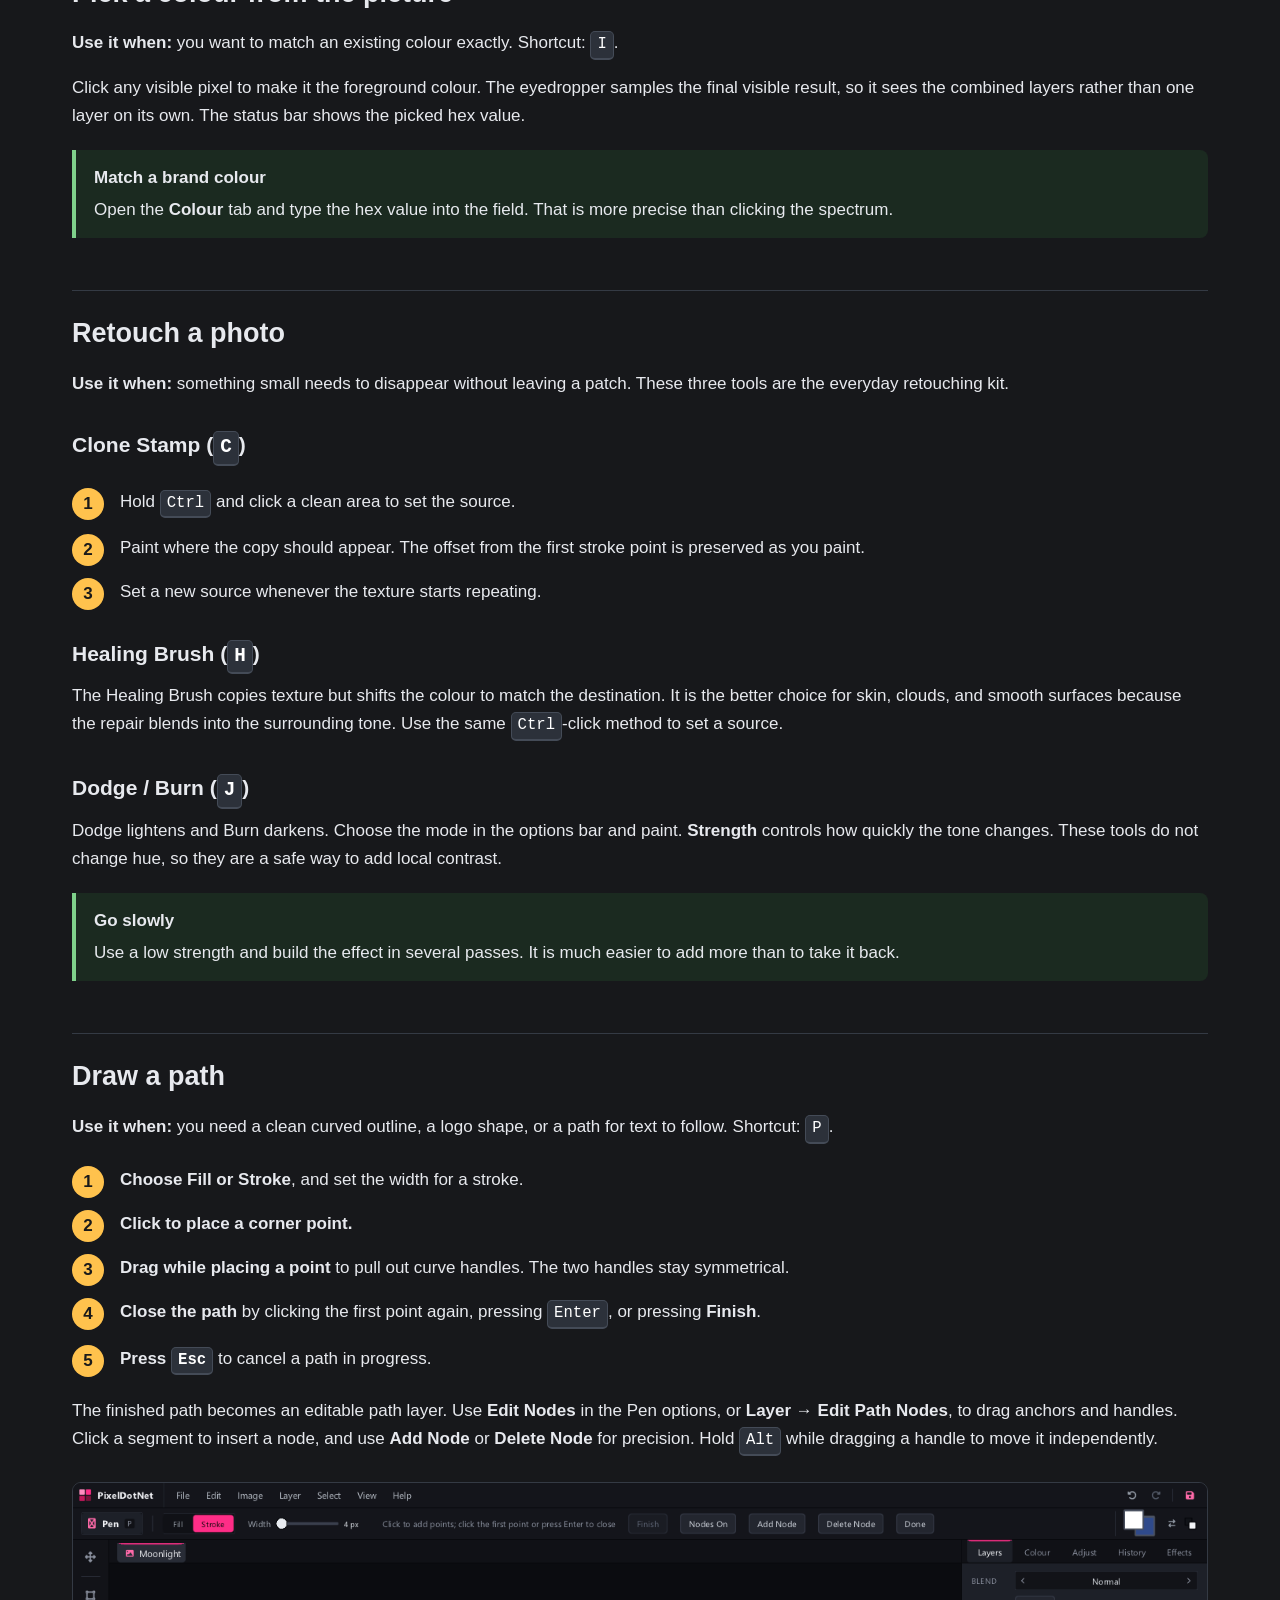
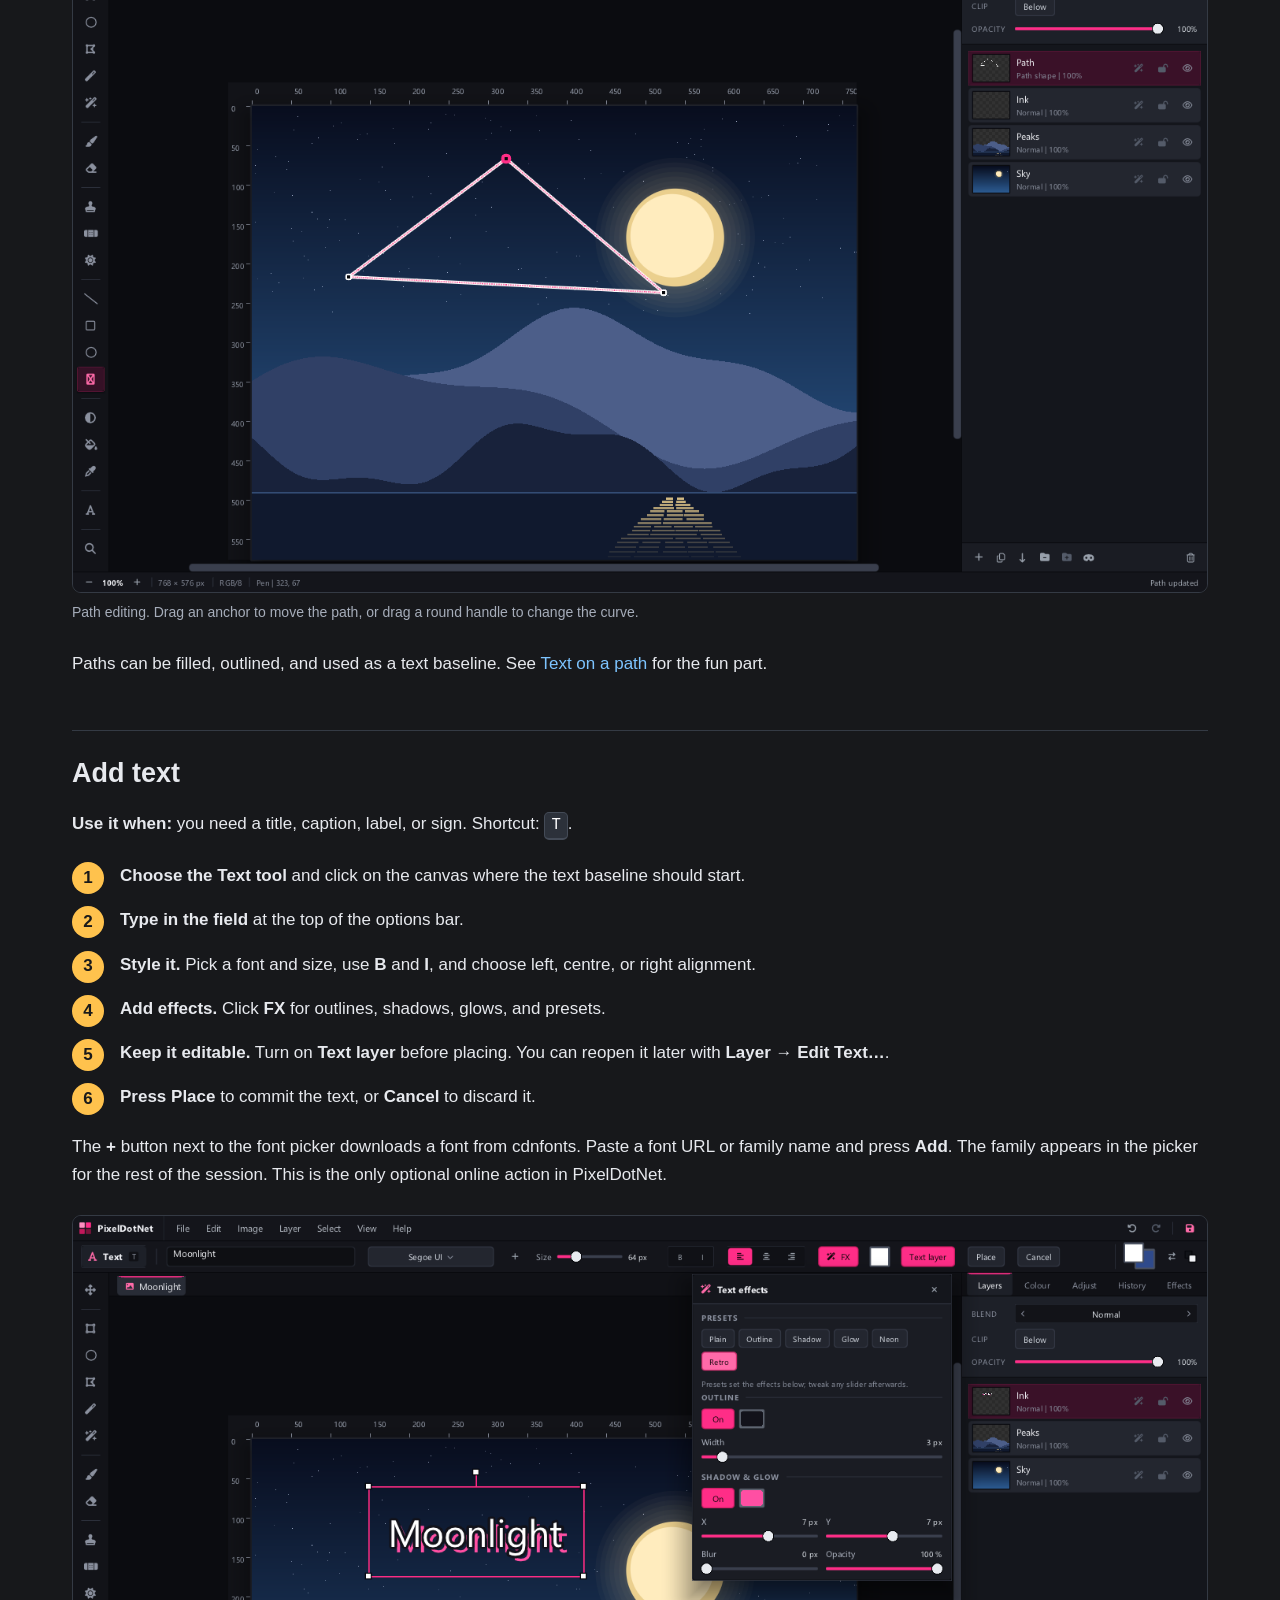
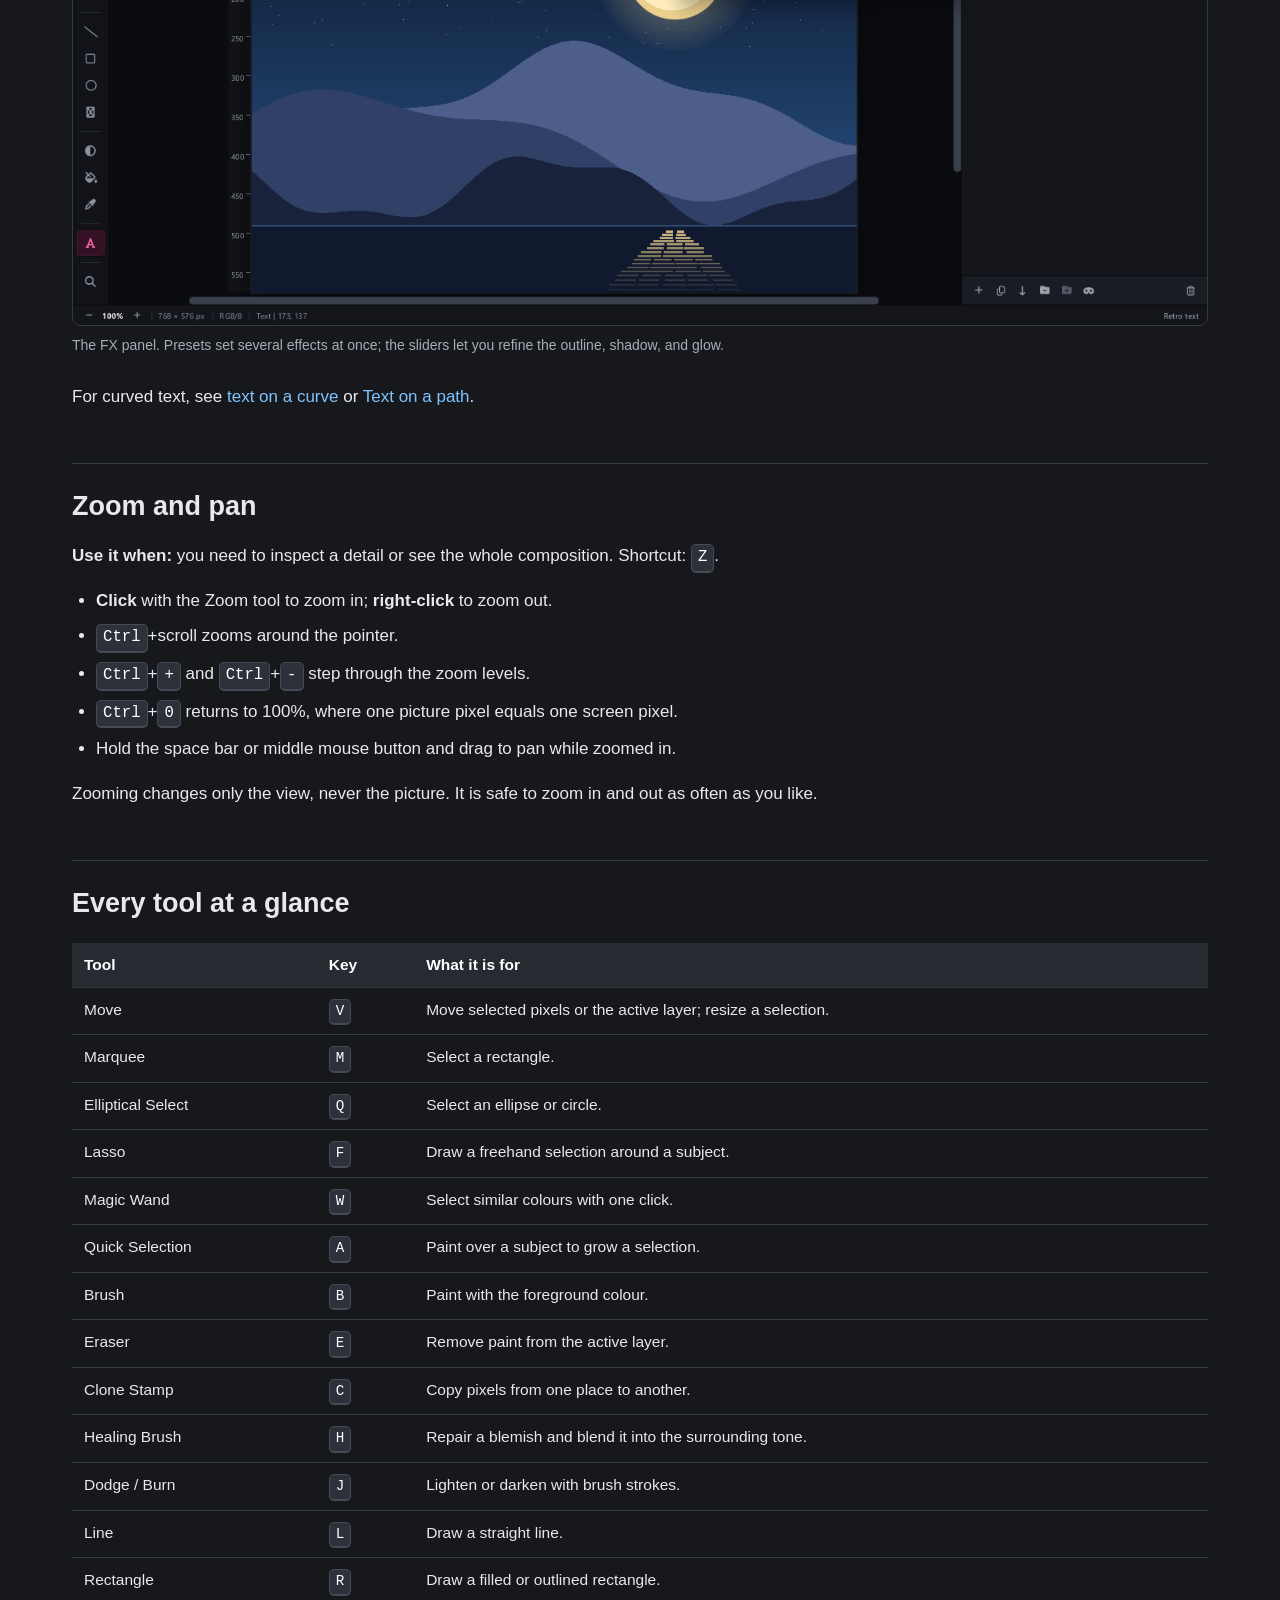
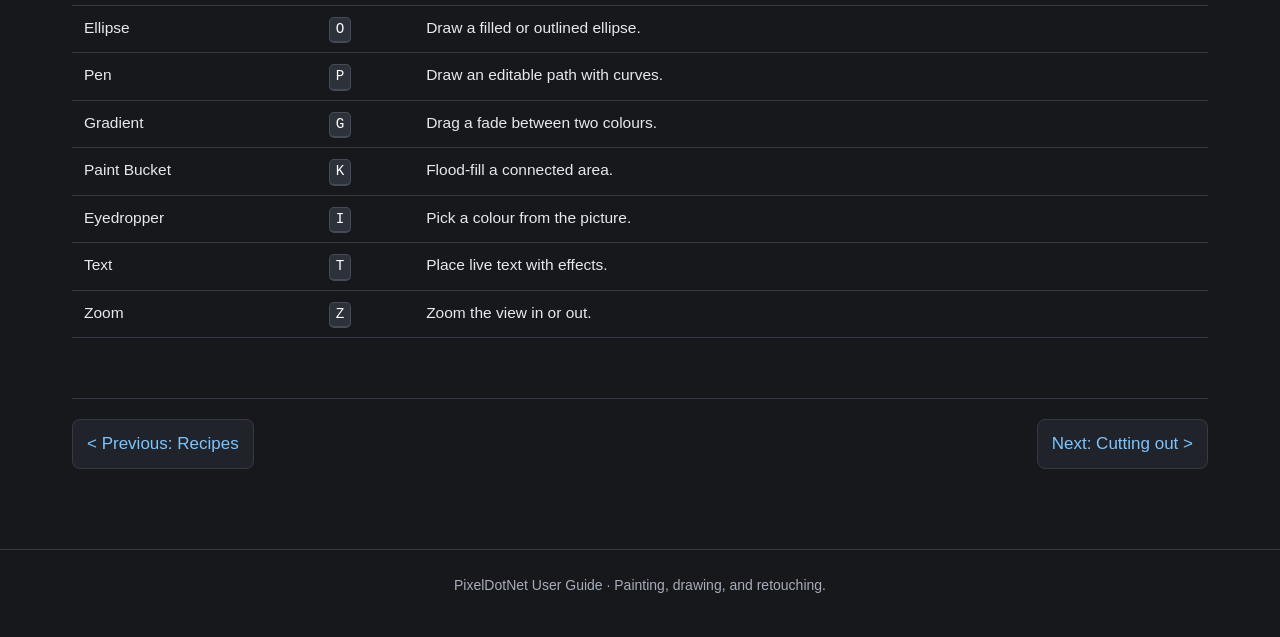
<file: docs/tools.html>
<!DOCTYPE html>
<html lang="en">
<head>
    <meta charset="utf-8">
    <meta name="viewport" content="width=device-width, initial-scale=1">
    <title>Painting and drawing - PixelDotNet User Guide</title>
    <link rel="stylesheet" href="style.css">
</head>
<body>
<header class="topbar">
    <div class="topbar-inner">
        <a class="brand" href="index.html">
            <span class="brand-mark"><span></span><span></span><span></span><span></span></span>
            PixelDotNet Guide
        </a>
        <nav class="mainnav">
            <a href="index.html">Home</a>
            <a href="recipes.html">Recipes</a>
            <a class="active" href="tools.html">Painting</a>
            <a href="selections.html">Cutting out</a>
            <a href="layers.html">Layers &amp; text</a>
            <a href="adjustments.html">Colour &amp; effects</a>
            <a href="files.html">Save &amp; share</a>
            <a href="shortcuts.html">Shortcuts</a>
        </nav>
    </div>
</header>

<main>
    <div class="pagehead">
        <h1>Painting and drawing</h1>
        <p>Pick a tool, choose a colour, and use the canvas. This chapter explains what each tool is for, how to use it, and the small habits that make the results look better.</p>
    </div>

    <div class="toc">
        <strong>On this page</strong>
        <ol>
            <li><a href="#basics">Pick a tool and a colour</a></li>
            <li><a href="#brush">Paint with the brush</a></li>
            <li><a href="#eraser">Erase without losing the original</a></li>
            <li><a href="#shapes">Draw lines, rectangles, and ellipses</a></li>
            <li><a href="#fill">Fill an area with colour</a></li>
            <li><a href="#sample">Pick a colour from the picture</a></li>
            <li><a href="#repair">Retouch a photo</a></li>
            <li><a href="#pen">Draw a path</a></li>
            <li><a href="#text">Add text</a></li>
            <li><a href="#zoom">Zoom and pan</a></li>
            <li><a href="#cheat-sheet">Every tool at a glance</a></li>
        </ol>
    </div>

    <h2 id="basics">Pick a tool and a colour</h2>
    <p>Every tool lives in the rail on the left. Hover an icon to see its name, click it once, then look at the options bar across the top. The options change to match the tool, and they stay where you left them while the app is open.</p>
    <ul>
        <li><strong>Single-letter shortcuts</strong> switch tools without touching the rail. <kbd>B</kbd> is the brush, <kbd>E</kbd> the eraser, <kbd>M</kbd> the rectangular selection, and so on.</li>
        <li><strong>The foreground colour</strong> is what the brush, bucket, shapes, and text use. Click the colour swatches at the top right or open the <strong>Colour</strong> tab to choose one precisely.</li>
        <li><strong><kbd>X</kbd> swaps</strong> the foreground and background colours. <kbd>D</kbd> resets them to black and white.</li>
    </ul>
    <div class="tip">
        <strong>If a tool does nothing</strong>
        Read the status bar at the bottom. It usually says what the program expects, such as “Select a raster layer to paint” or “Ctrl-click to set the clone source”. A locked layer or an empty active layer is the usual culprit.
    </div>

    <figure>
        <img src="screenshots/paint.png" alt="The Brush tool painting a stroke on a new layer in PixelDotNet" width="1440" height="900" loading="lazy" decoding="async">
        <figcaption>The Brush is active. The options bar shows size, hardness, and opacity, and the stroke lands on its own layer.</figcaption>
    </figure>

    <h2 id="brush">Paint with the brush</h2>
    <p><strong>Use it when:</strong> you want to paint colour, shade, sketch, or add a soft glow. Shortcut: <kbd>B</kbd>.</p>
    <ol class="steps">
        <li><strong>Make a new layer</strong> with <kbd>Ctrl</kbd>+<kbd>Shift</kbd>+<kbd>N</kbd>, so the artwork underneath stays safe.</li>
        <li><strong>Pick a colour</strong> in the <strong>Colour</strong> tab, or click the foreground swatch at the top right.</li>
        <li><strong>Choose a size.</strong> Drag the <strong>Size</strong> slider, press <kbd>[</kbd> and <kbd>]</kbd>, or hold <kbd>Alt</kbd> and scroll over the canvas.</li>
        <li><strong>Drag on the canvas.</strong> The ring under the pointer shows the brush size before you start.</li>
        <li><strong>Soften or strengthen.</strong> Lower <strong>Hardness</strong> for a soft airbrush edge. Lower <strong>Opacity</strong> to build colour gradually instead of covering it in one pass.</li>
    </ol>
    <div class="grid2">
        <div class="card">
            <h3>Good for soft shading</h3>
            <p>A large soft brush at 20–40% opacity. Pass over the same area two or three times to build depth slowly.</p>
        </div>
        <div class="card">
            <h3>Good for clean edges</h3>
            <p>A small hard brush at 100% opacity. Ideal for line art, pixel art, and crisp highlights.</p>
        </div>
    </div>

    <h2 id="eraser">Erase without losing the original</h2>
    <p><strong>Use it when:</strong> you need to remove paint from a layer. Shortcut: <kbd>E</kbd>.</p>
    <p>On a normal layer the eraser creates transparency. On the bottom background layer it paints white, because that layer is always opaque. Size, hardness, and opacity work exactly like the brush.</p>
    <div class="tip">
        <strong>A safer way to erase</strong>
        Add a layer mask and paint black on the mask instead. The pixels are never destroyed, and you can paint white later to bring the area back. See <a href="selections.html#masks">Layer masks</a>.
    </div>

    <h2 id="shapes">Draw lines, rectangles, and ellipses</h2>
    <p><strong>Use it when:</strong> you need a clean edge, a frame, a circle, or a simple diagram rather than a painted stroke.</p>

    <h3>Line (<kbd>L</kbd>)</h3>
    <p>Drag from the start point to the end point. <strong>Weight</strong> sets the thickness and <strong>Opacity</strong> sets the strength. Turn on <strong>Shape layer</strong> if you want to adjust the line later from <strong>Layer → Edit Shape…</strong>.</p>

    <h3>Rectangle (<kbd>R</kbd>) and Ellipse (<kbd>O</kbd>)</h3>
    <ol class="steps">
        <li><strong>Choose Fill or Stroke</strong> in the options bar. Fill paints a solid shape; Stroke draws only the outline.</li>
        <li><strong>Set the width</strong> when using Stroke. This is the outline thickness.</li>
        <li><strong>Drag on the canvas.</strong> Hold <kbd>Shift</kbd> while dragging for a perfect square or circle.</li>
        <li><strong>Keep it editable.</strong> Turn on <strong>Shape layer</strong> before drawing. You can then change its size, fill, outline, and colours with <strong>Layer → Edit Shape…</strong>.</li>
    </ol>
    <div class="note">
        <strong>Shape or pixels?</strong>
        A shape layer stays sharp and editable. A painted shape becomes ordinary pixels and can be brushed over immediately. Choose based on whether you expect to change it later.
    </div>

    <figure>
        <img src="screenshots/shape.png" alt="The Edit Shape dialog with position, size, stroke, fill, and colour controls" width="1440" height="900" loading="lazy" decoding="async">
        <figcaption>Edit Shape. A shape layer can be resized and recoloured long after it was drawn.</figcaption>
    </figure>

    <h2 id="fill">Fill an area with colour</h2>
    <h3>Paint Bucket (<kbd>K</kbd>)</h3>
    <p>Click a connected area to flood it with the foreground colour. <strong>Tolerance</strong> decides how different a neighbouring pixel can be and still be filled. Use a low tolerance for flat colours and line art; raise it for soft gradients and scans.</p>
    <p><strong>Good habit:</strong> put the colour on its own layer below the line art. The lines stay clean, and the colour can be changed without repainting the whole picture.</p>

    <h3>Gradient (<kbd>G</kbd>)</h3>
    <p>Drag from the start point to the end point to make a smooth fade between the foreground and background colours. The direction and length of the drag set the ramp.</p>
    <ul>
        <li>A short drag makes tight bands; a long drag makes a gentle fade.</li>
        <li>Press <kbd>X</kbd> to swap the colours and reverse the gradient.</li>
        <li>Lower <strong>Opacity</strong> to tint an existing picture instead of replacing it.</li>
    </ul>

    <h2 id="sample">Pick a colour from the picture</h2>
    <p><strong>Use it when:</strong> you want to match an existing colour exactly. Shortcut: <kbd>I</kbd>.</p>
    <p>Click any visible pixel to make it the foreground colour. The eyedropper samples the final visible result, so it sees the combined layers rather than one layer on its own. The status bar shows the picked hex value.</p>
    <div class="tip">
        <strong>Match a brand colour</strong>
        Open the <strong>Colour</strong> tab and type the hex value into the field. That is more precise than clicking the spectrum.
    </div>

    <h2 id="repair">Retouch a photo</h2>
    <p><strong>Use it when:</strong> something small needs to disappear without leaving a patch. These three tools are the everyday retouching kit.</p>

    <h3>Clone Stamp (<kbd>C</kbd>)</h3>
    <ol class="steps">
        <li>Hold <kbd>Ctrl</kbd> and click a clean area to set the source.</li>
        <li>Paint where the copy should appear. The offset from the first stroke point is preserved as you paint.</li>
        <li>Set a new source whenever the texture starts repeating.</li>
    </ol>

    <h3>Healing Brush (<kbd>H</kbd>)</h3>
    <p>The Healing Brush copies texture but shifts the colour to match the destination. It is the better choice for skin, clouds, and smooth surfaces because the repair blends into the surrounding tone. Use the same <kbd>Ctrl</kbd>-click method to set a source.</p>

    <h3>Dodge / Burn (<kbd>J</kbd>)</h3>
    <p>Dodge lightens and Burn darkens. Choose the mode in the options bar and paint. <strong>Strength</strong> controls how quickly the tone changes. These tools do not change hue, so they are a safe way to add local contrast.</p>
    <div class="tip">
        <strong>Go slowly</strong>
        Use a low strength and build the effect in several passes. It is much easier to add more than to take it back.
    </div>

    <h2 id="pen">Draw a path</h2>
    <p><strong>Use it when:</strong> you need a clean curved outline, a logo shape, or a path for text to follow. Shortcut: <kbd>P</kbd>.</p>
    <ol class="steps">
        <li><strong>Choose Fill or Stroke</strong>, and set the width for a stroke.</li>
        <li><strong>Click to place a corner point.</strong></li>
        <li><strong>Drag while placing a point</strong> to pull out curve handles. The two handles stay symmetrical.</li>
        <li><strong>Close the path</strong> by clicking the first point again, pressing <kbd>Enter</kbd>, or pressing <strong>Finish</strong>.</li>
        <li><strong>Press <kbd>Esc</kbd></strong> to cancel a path in progress.</li>
    </ol>
    <p>The finished path becomes an editable path layer. Use <strong>Edit Nodes</strong> in the Pen options, or <strong>Layer → Edit Path Nodes</strong>, to drag anchors and handles. Click a segment to insert a node, and use <strong>Add Node</strong> or <strong>Delete Node</strong> for precision. Hold <kbd>Alt</kbd> while dragging a handle to move it independently.</p>

    <figure>
        <img src="screenshots/pathnodes.png" alt="A path layer with visible anchors and one selected node" width="1440" height="900" loading="lazy" decoding="async">
        <figcaption>Path editing. Drag an anchor to move the path, or drag a round handle to change the curve.</figcaption>
    </figure>
    <p>Paths can be filled, outlined, and used as a text baseline. See <a href="layers.html#path-text">Text on a path</a> for the fun part.</p>

    <h2 id="text">Add text</h2>
    <p><strong>Use it when:</strong> you need a title, caption, label, or sign. Shortcut: <kbd>T</kbd>.</p>
    <ol class="steps">
        <li><strong>Choose the Text tool</strong> and click on the canvas where the text baseline should start.</li>
        <li><strong>Type in the field</strong> at the top of the options bar.</li>
        <li><strong>Style it.</strong> Pick a font and size, use <strong>B</strong> and <strong>I</strong>, and choose left, centre, or right alignment.</li>
        <li><strong>Add effects.</strong> Click <strong>FX</strong> for outlines, shadows, glows, and presets.</li>
        <li><strong>Keep it editable.</strong> Turn on <strong>Text layer</strong> before placing. You can reopen it later with <strong>Layer → Edit Text…</strong>.</li>
        <li><strong>Press Place</strong> to commit the text, or <strong>Cancel</strong> to discard it.</li>
    </ol>
    <p>The <strong>+</strong> button next to the font picker downloads a font from cdnfonts. Paste a font URL or family name and press <strong>Add</strong>. The family appears in the picker for the rest of the session. This is the only optional online action in PixelDotNet.</p>

    <figure>
        <img src="screenshots/textfx.png" alt="The Text FX panel with outline, shadow, and glow presets" width="1440" height="900" loading="lazy" decoding="async">
        <figcaption>The FX panel. Presets set several effects at once; the sliders let you refine the outline, shadow, and glow.</figcaption>
    </figure>
    <p>For curved text, see <a href="recipes.html#curved-text">text on a curve</a> or <a href="layers.html#path-text">Text on a path</a>.</p>

    <h2 id="zoom">Zoom and pan</h2>
    <p><strong>Use it when:</strong> you need to inspect a detail or see the whole composition. Shortcut: <kbd>Z</kbd>.</p>
    <ul>
        <li><strong>Click</strong> with the Zoom tool to zoom in; <strong>right-click</strong> to zoom out.</li>
        <li><kbd>Ctrl</kbd>+scroll zooms around the pointer.</li>
        <li><kbd>Ctrl</kbd>+<kbd>+</kbd> and <kbd>Ctrl</kbd>+<kbd>-</kbd> step through the zoom levels.</li>
        <li><kbd>Ctrl</kbd>+<kbd>0</kbd> returns to 100%, where one picture pixel equals one screen pixel.</li>
        <li>Hold the space bar or middle mouse button and drag to pan while zoomed in.</li>
    </ul>
    <p>Zooming changes only the view, never the picture. It is safe to zoom in and out as often as you like.</p>

    <h2 id="cheat-sheet">Every tool at a glance</h2>
    <table>
        <tr><th>Tool</th><th>Key</th><th>What it is for</th></tr>
        <tr><td>Move</td><td><kbd>V</kbd></td><td>Move selected pixels or the active layer; resize a selection.</td></tr>
        <tr><td>Marquee</td><td><kbd>M</kbd></td><td>Select a rectangle.</td></tr>
        <tr><td>Elliptical Select</td><td><kbd>Q</kbd></td><td>Select an ellipse or circle.</td></tr>
        <tr><td>Lasso</td><td><kbd>F</kbd></td><td>Draw a freehand selection around a subject.</td></tr>
        <tr><td>Magic Wand</td><td><kbd>W</kbd></td><td>Select similar colours with one click.</td></tr>
        <tr><td>Quick Selection</td><td><kbd>A</kbd></td><td>Paint over a subject to grow a selection.</td></tr>
        <tr><td>Brush</td><td><kbd>B</kbd></td><td>Paint with the foreground colour.</td></tr>
        <tr><td>Eraser</td><td><kbd>E</kbd></td><td>Remove paint from the active layer.</td></tr>
        <tr><td>Clone Stamp</td><td><kbd>C</kbd></td><td>Copy pixels from one place to another.</td></tr>
        <tr><td>Healing Brush</td><td><kbd>H</kbd></td><td>Repair a blemish and blend it into the surrounding tone.</td></tr>
        <tr><td>Dodge / Burn</td><td><kbd>J</kbd></td><td>Lighten or darken with brush strokes.</td></tr>
        <tr><td>Line</td><td><kbd>L</kbd></td><td>Draw a straight line.</td></tr>
        <tr><td>Rectangle</td><td><kbd>R</kbd></td><td>Draw a filled or outlined rectangle.</td></tr>
        <tr><td>Ellipse</td><td><kbd>O</kbd></td><td>Draw a filled or outlined ellipse.</td></tr>
        <tr><td>Pen</td><td><kbd>P</kbd></td><td>Draw an editable path with curves.</td></tr>
        <tr><td>Gradient</td><td><kbd>G</kbd></td><td>Drag a fade between two colours.</td></tr>
        <tr><td>Paint Bucket</td><td><kbd>K</kbd></td><td>Flood-fill a connected area.</td></tr>
        <tr><td>Eyedropper</td><td><kbd>I</kbd></td><td>Pick a colour from the picture.</td></tr>
        <tr><td>Text</td><td><kbd>T</kbd></td><td>Place live text with effects.</td></tr>
        <tr><td>Zoom</td><td><kbd>Z</kbd></td><td>Zoom the view in or out.</td></tr>
    </table>

    <div class="pager">
        <a href="recipes.html">&lt; Previous: Recipes</a>
        <a href="selections.html">Next: Cutting out &gt;</a>
    </div>
</main>

<footer>PixelDotNet User Guide · Painting, drawing, and retouching.</footer>
</body>
</html>
</file>
<file: docs/style.css>
:root {
    --bg: #17181b;
    --panel: #202329;
    --panel-2: #262a31;
    --ink: #e7e9ee;
    --muted: #a6adba;
    --line: #343a44;
    --accent: #ffc24d;
    --accent-soft: #3a3220;
    --blue: #7dc4ff;
    --green: #7fd18b;
    --red: #ff8a80;
    --code: #111318;
}

* {
    box-sizing: border-box;
}

html {
    scroll-behavior: smooth;
}

body {
    margin: 0;
    background: var(--bg);
    color: var(--ink);
    font: 17px/1.65 "Segoe UI", Tahoma, Verdana, sans-serif;
}

a {
    color: var(--blue);
    text-decoration: none;
}

a:hover {
    text-decoration: underline;
}

header.topbar {
    position: sticky;
    top: 0;
    z-index: 20;
    background: rgba(23, 24, 27, 0.96);
    border-bottom: 1px solid var(--line);
    backdrop-filter: blur(8px);
}

.topbar-inner {
    max-width: 1180px;
    margin: 0 auto;
    padding: 14px 22px;
    display: flex;
    align-items: center;
    gap: 22px;
    flex-wrap: wrap;
}

.brand {
    display: flex;
    align-items: center;
    gap: 10px;
    font-weight: 700;
    font-size: 19px;
    color: var(--ink);
}

.brand-mark {
    width: 22px;
    height: 22px;
    display: grid;
    grid-template-columns: 1fr 1fr;
    gap: 2px;
}

.brand-mark span {
    background: var(--accent);
    border-radius: 2px;
}

.brand-mark span:nth-child(2) {
    background: #ffffff;
}

.brand-mark span:nth-child(3) {
    background: #7dc4ff;
}

.brand-mark span:nth-child(4) {
    background: #ff8a80;
}

nav.mainnav {
    display: flex;
    gap: 6px;
    flex-wrap: wrap;
}

nav.mainnav a {
    padding: 6px 10px;
    border-radius: 6px;
    color: var(--muted);
    font-size: 15px;
}

nav.mainnav a:hover {
    background: var(--panel);
    text-decoration: none;
    color: var(--ink);
}

nav.mainnav a.active {
    background: var(--accent-soft);
    color: var(--accent);
}

main {
    max-width: 1180px;
    margin: 0 auto;
    padding: 34px 22px 80px;
}

.hero {
    display: grid;
    grid-template-columns: minmax(0, 1.3fr) minmax(0, 1fr);
    gap: 34px;
    align-items: center;
    margin-bottom: 42px;
}

.hero h1 {
    font-size: 44px;
    line-height: 1.1;
    margin: 0 0 16px;
    letter-spacing: -0.5px;
}

.hero p.lead {
    font-size: 20px;
    color: var(--muted);
    margin: 0 0 22px;
}

.eyebrow {
    margin: 0 0 10px;
    color: var(--accent);
    font-size: 12.5px;
    font-weight: 700;
    letter-spacing: 0.12em;
    text-transform: uppercase;
}

.cta-row {
    display: flex;
    flex-wrap: wrap;
    gap: 12px;
    margin: 0 0 16px;
}

.btn {
    display: inline-block;
    border-radius: 8px;
    padding: 11px 18px;
    font-size: 15.5px;
    font-weight: 600;
}

.btn:hover {
    text-decoration: none;
    filter: brightness(1.06);
}

.btn-primary {
    background: var(--accent);
    border: 1px solid #ffd27a;
    color: #1a1a1a;
}

.btn-quiet {
    background: var(--panel);
    border: 1px solid var(--line);
    color: var(--ink);
}

.hero-note {
    color: var(--muted);
    font-size: 15px;
    margin: 0;
}

.task-grid .task {
    display: flex;
    flex-direction: column;
    color: var(--ink);
}

.task-grid .task:hover {
    border-color: var(--accent);
    text-decoration: none;
    transform: translateY(-2px);
}

.task {
    transition: border-color 0.15s ease, transform 0.15s ease;
}

.task-icon {
    display: grid;
    place-items: center;
    width: 36px;
    height: 36px;
    margin-bottom: 12px;
    border-radius: 10px;
    background: var(--accent-soft);
    color: var(--accent);
    font-size: 18px;
    font-weight: 700;
}

.task h3 {
    margin: 0 0 6px;
}

.task p {
    color: var(--muted);
    font-size: 15.5px;
}

.task-link {
    margin-top: auto;
    padding-top: 10px;
    color: var(--accent);
    font-size: 14px;
    font-weight: 600;
}

.hero img {
    width: 100%;
    height: auto;
    border: 1px solid var(--line);
    border-radius: 10px;
    display: block;
}

h1 {
    font-size: 38px;
    line-height: 1.15;
    margin: 0 0 12px;
}

h2 {
    font-size: 27px;
    margin: 52px 0 14px;
    padding-top: 20px;
    border-top: 1px solid var(--line);
}

h3 {
    font-size: 21px;
    margin: 30px 0 8px;
}

h4 {
    font-size: 17px;
    margin: 22px 0 6px;
}

p {
    margin: 0 0 14px;
}

ul,
ol {
    margin: 0 0 16px;
    padding-left: 24px;
}

li {
    margin-bottom: 7px;
}

code,
kbd {
    font-family: Consolas, "Cascadia Mono", "Courier New", monospace;
    font-size: 0.92em;
}

code {
    background: var(--code);
    border: 1px solid #2c313a;
    padding: 1px 5px;
    border-radius: 4px;
}

kbd {
    display: inline-block;
    background: #2c313a;
    border: 1px solid #444b57;
    border-bottom-width: 2px;
    border-radius: 5px;
    padding: 0 6px;
    color: #ffffff;
    white-space: nowrap;
}

.pagehead {
    margin-bottom: 30px;
}

.pagehead p {
    color: var(--muted);
    font-size: 19px;
    max-width: 850px;
}

.toc {
    background: var(--panel);
    border: 1px solid var(--line);
    border-radius: 10px;
    padding: 18px 22px;
    margin: 24px 0 36px;
}

.promise {
    background: linear-gradient(135deg, #2b2415, #1c2026 60%);
    border: 1px solid #4a3c1a;
    border-left: 6px solid var(--accent);
    border-radius: 12px;
    padding: 26px 28px;
    margin: 34px 0 38px;
}

.promise h2 {
    margin: 0 0 12px;
    padding: 0;
    border: 0;
    font-size: 30px;
    color: #ffe0a0;
}

.promise .card {
    background: rgba(0, 0, 0, 0.18);
}

.promise-note {
    color: var(--muted);
    font-size: 15px;
    margin: 16px 0 0;
}

.toc strong {
    display: block;
    margin-bottom: 8px;
}

.toc ol {
    margin: 0;
    columns: 2;
    column-gap: 34px;
}

figure {
    margin: 26px 0;
}

figure img {
    width: 100%;
    height: auto;
    display: block;
    border: 1px solid var(--line);
    border-radius: 9px;
    background: var(--panel);
}

figcaption {
    color: var(--muted);
    font-size: 14px;
    margin-top: 8px;
}

.note,
.tip,
.warning {
    border-left: 4px solid var(--blue);
    background: #1b2530;
    border-radius: 0 8px 8px 0;
    padding: 14px 18px;
    margin: 20px 0;
}

.tip {
    border-left-color: var(--green);
    background: #1b2a20;
}

.warning {
    border-left-color: var(--red);
    background: #2c1e1e;
}

.note > strong:first-child,
.tip > strong:first-child,
.warning > strong:first-child {
    display: block;
    margin-bottom: 4px;
}

.grid2 {
    display: grid;
    grid-template-columns: repeat(2, minmax(0, 1fr));
    gap: 20px;
}

.grid3 {
    display: grid;
    grid-template-columns: repeat(3, minmax(0, 1fr));
    gap: 18px;
}

.card {
    background: var(--panel);
    border: 1px solid var(--line);
    border-radius: 10px;
    padding: 18px 20px;
}

.card h3 {
    margin-top: 0;
    font-size: 19px;
}

.card p:last-child {
    margin-bottom: 0;
}

table {
    width: 100%;
    border-collapse: collapse;
    margin: 18px 0 26px;
    font-size: 15.5px;
}

th,
td {
    text-align: left;
    padding: 9px 12px;
    border-bottom: 1px solid var(--line);
    vertical-align: top;
}

th {
    background: var(--panel-2);
    color: #ffffff;
    font-weight: 600;
}

tr:hover td {
    background: #1c1f24;
}

.steps {
    counter-reset: step;
    list-style: none;
    padding: 0;
    margin: 22px 0;
}

.steps > li {
    counter-increment: step;
    position: relative;
    padding-left: 48px;
    margin-bottom: 16px;
}

.steps > li::before {
    content: counter(step);
    position: absolute;
    left: 0;
    top: 0;
    width: 32px;
    height: 32px;
    border-radius: 50%;
    background: var(--accent);
    color: #1a1a1a;
    font-weight: 700;
    display: grid;
    place-items: center;
}

.pager {
    display: flex;
    justify-content: space-between;
    gap: 16px;
    margin-top: 60px;
    padding-top: 20px;
    border-top: 1px solid var(--line);
}

.pager a {
    background: var(--panel);
    border: 1px solid var(--line);
    border-radius: 8px;
    padding: 10px 14px;
}

footer {
    border-top: 1px solid var(--line);
    color: var(--muted);
    font-size: 14px;
    padding: 24px 22px 40px;
    text-align: center;
}

@media (max-width: 820px) {
    .hero {
        grid-template-columns: 1fr;
    }

    .hero h1 {
        font-size: 34px;
    }

    .grid2,
    .grid3 {
        grid-template-columns: 1fr;
    }

    .toc ol {
        columns: 1;
    }

    body {
        font-size: 16px;
    }
}
</file>
